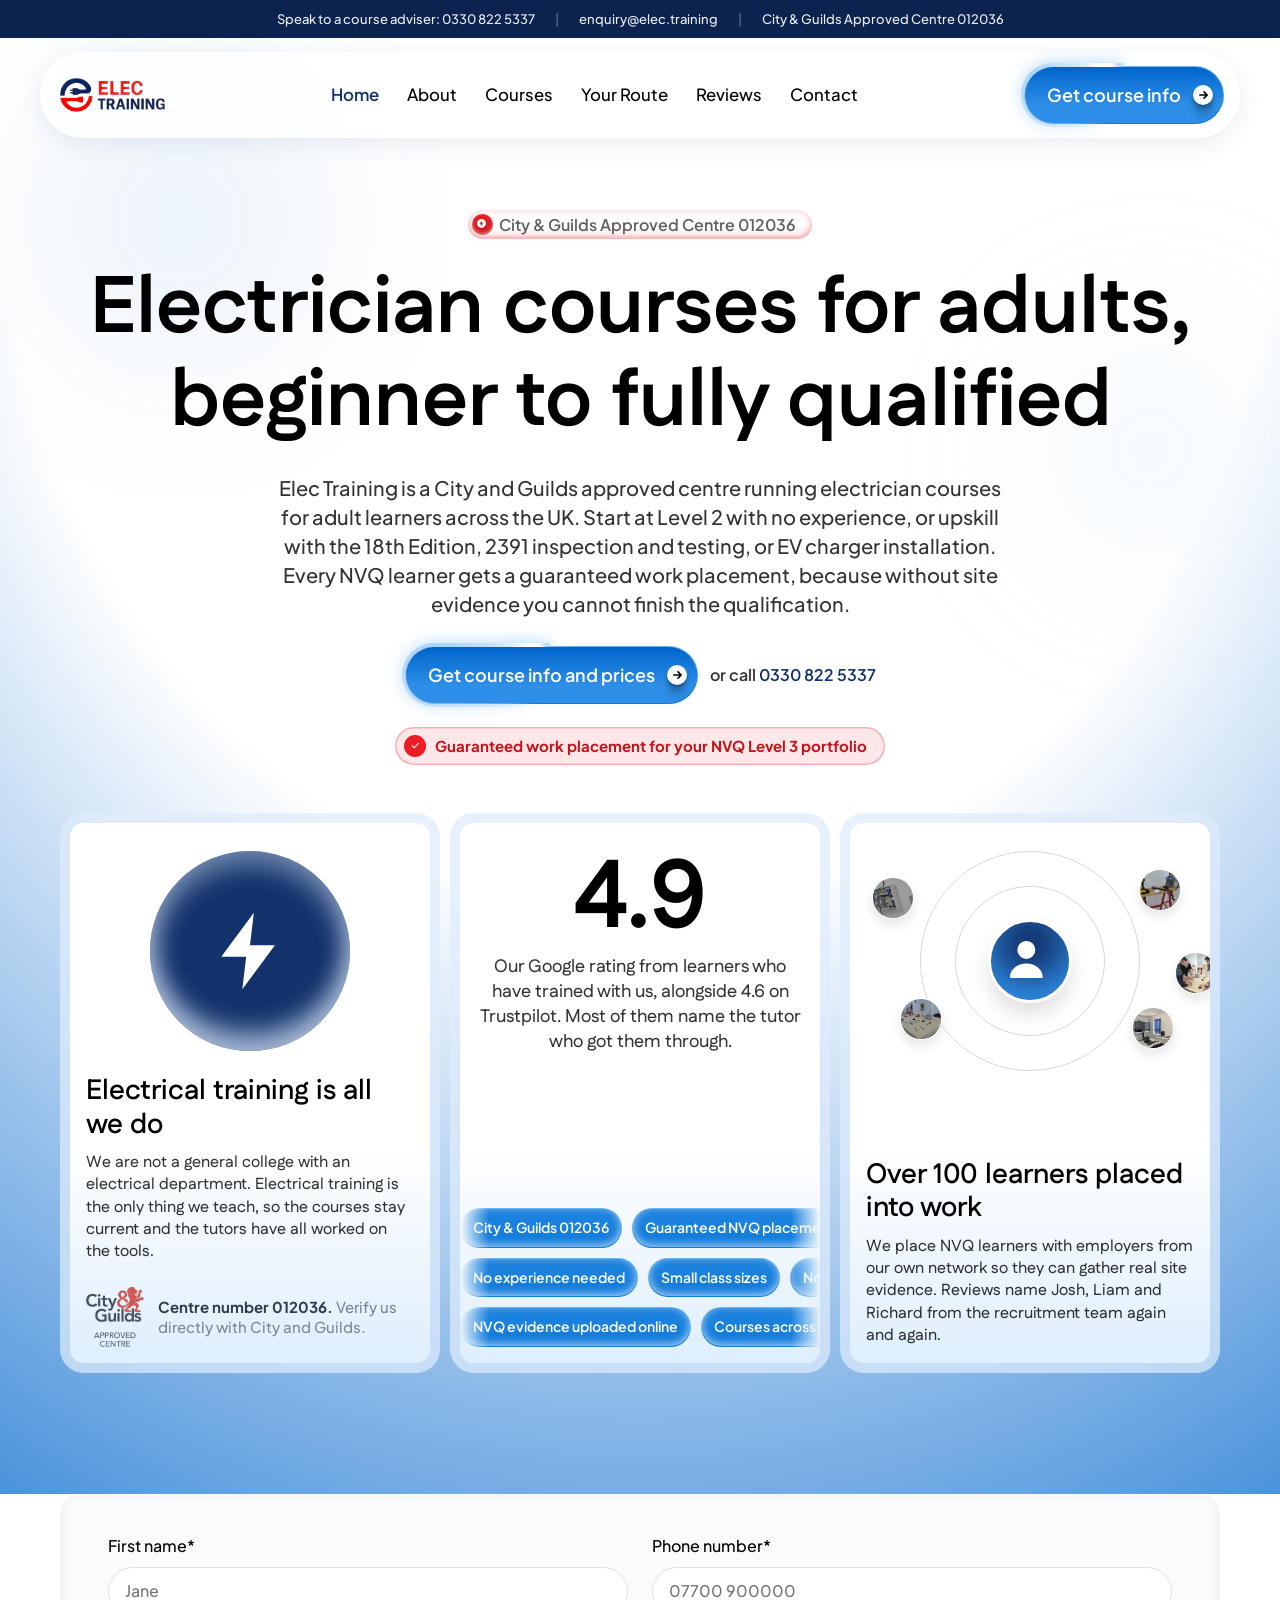
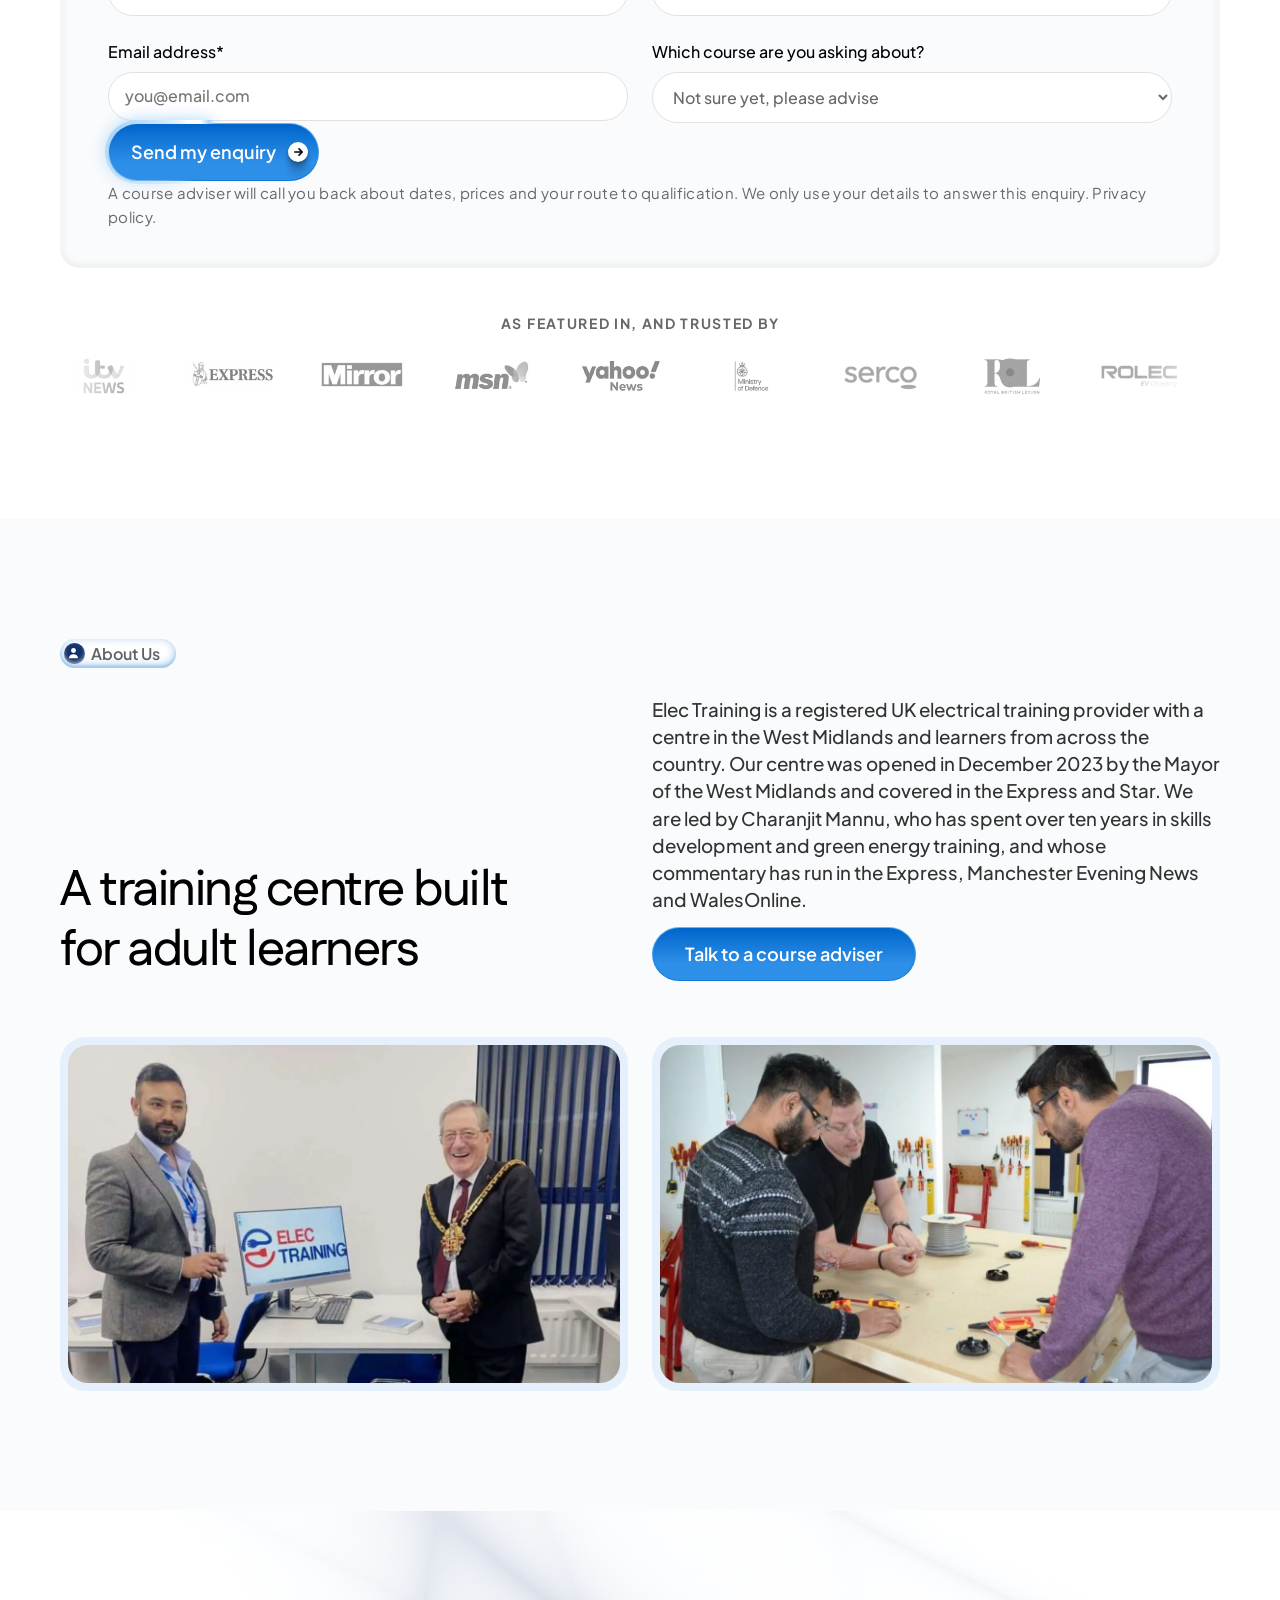
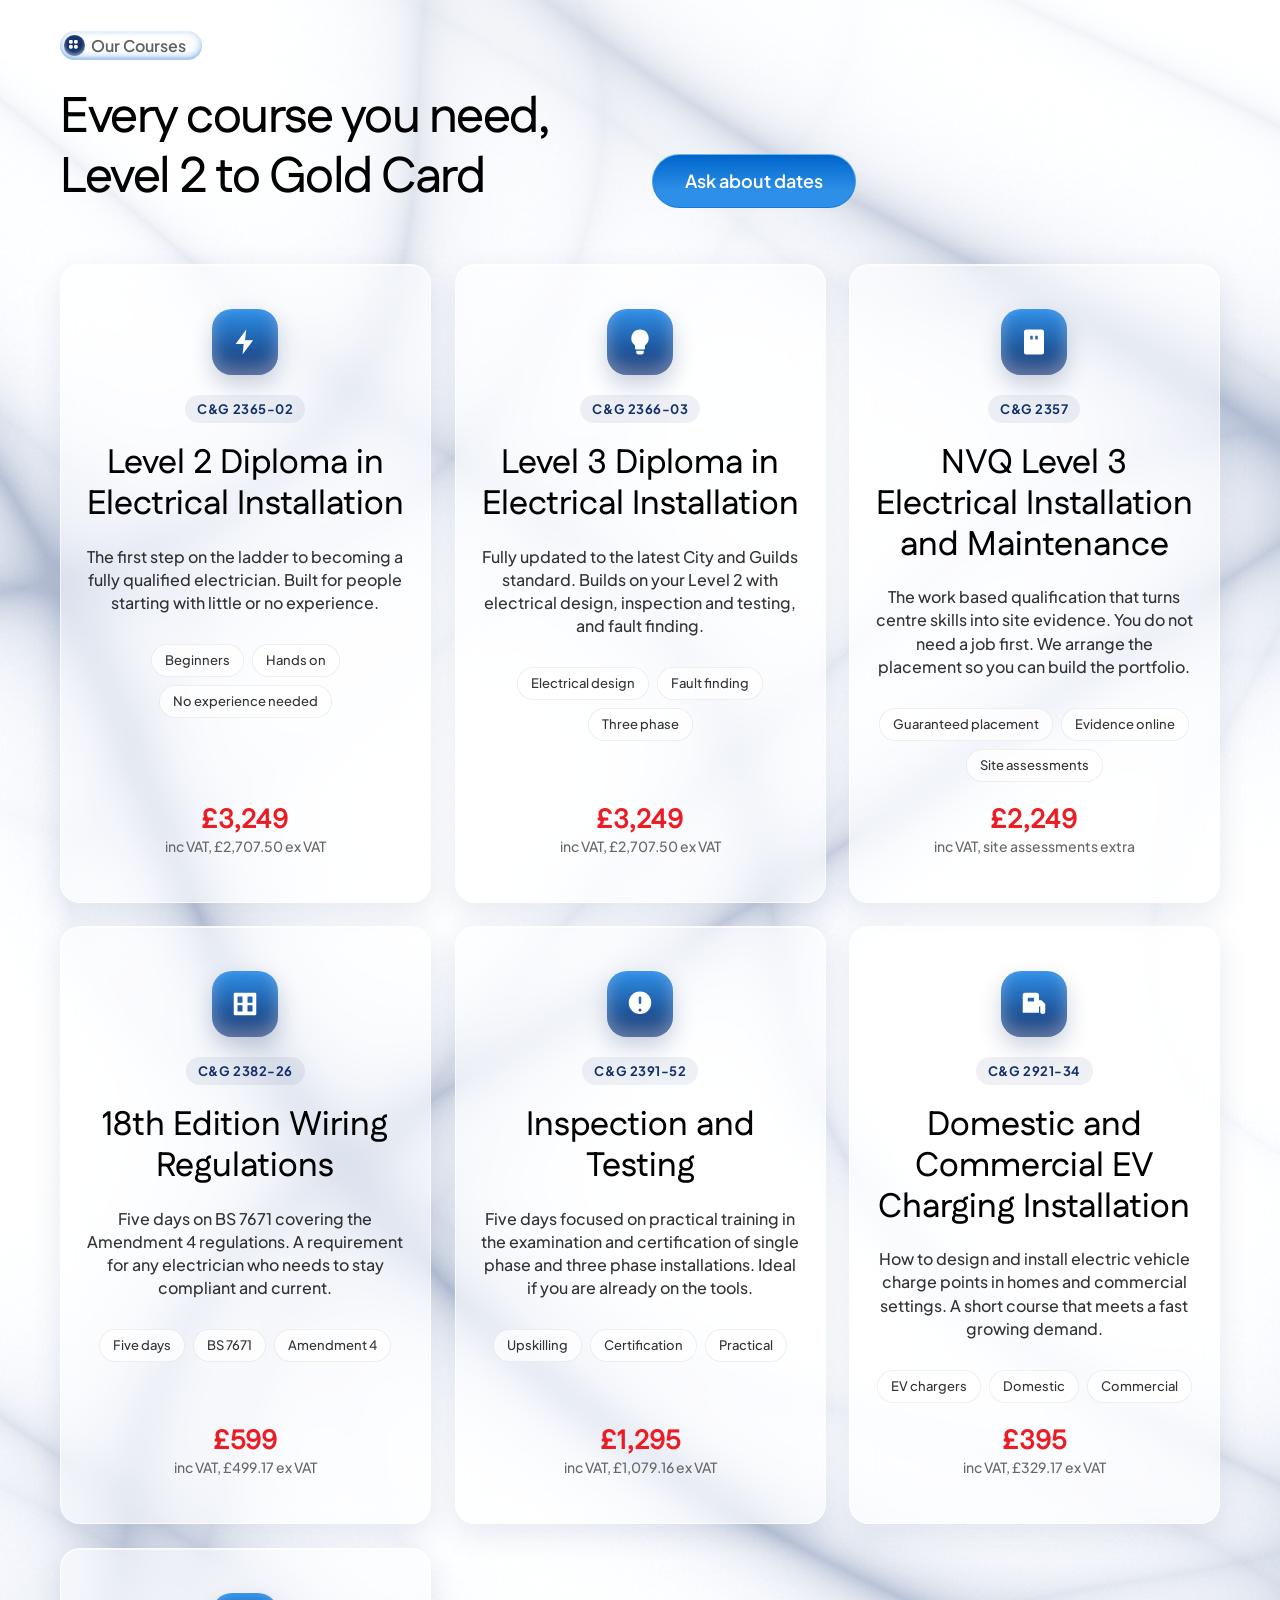
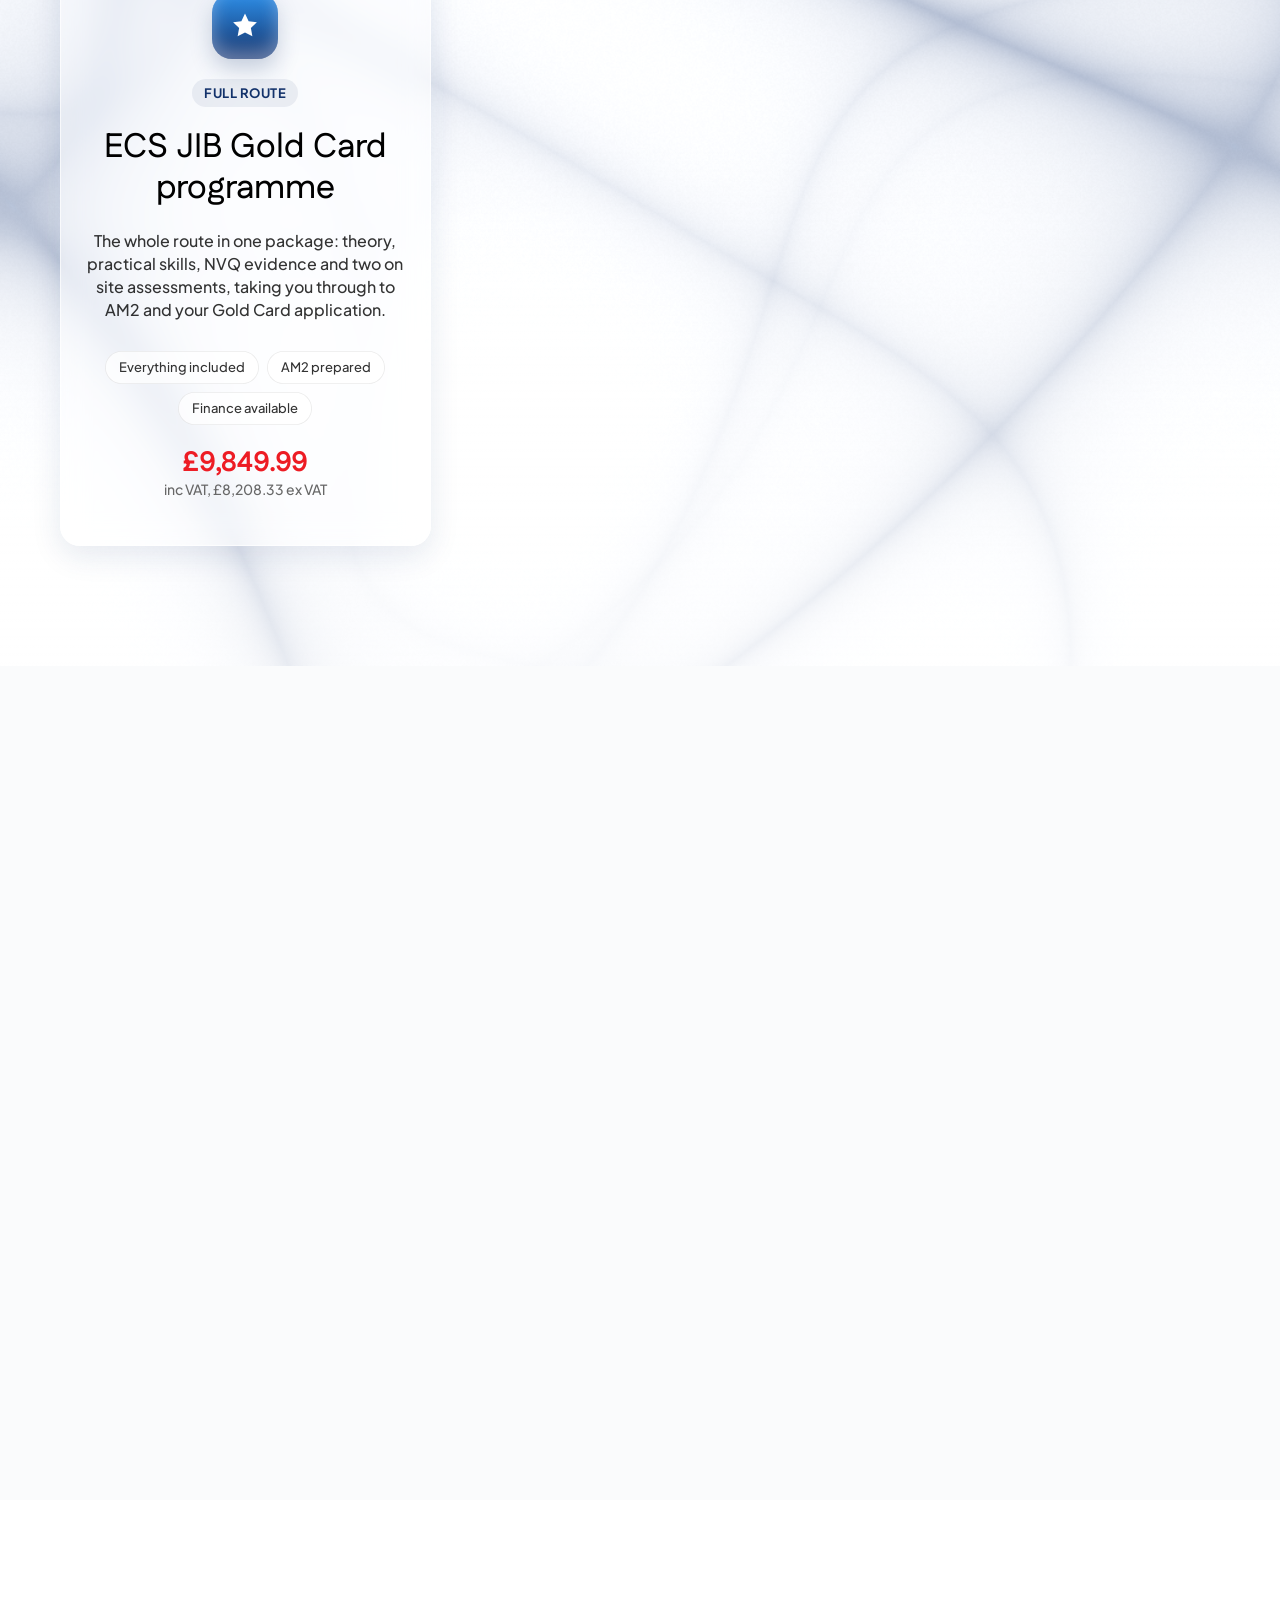
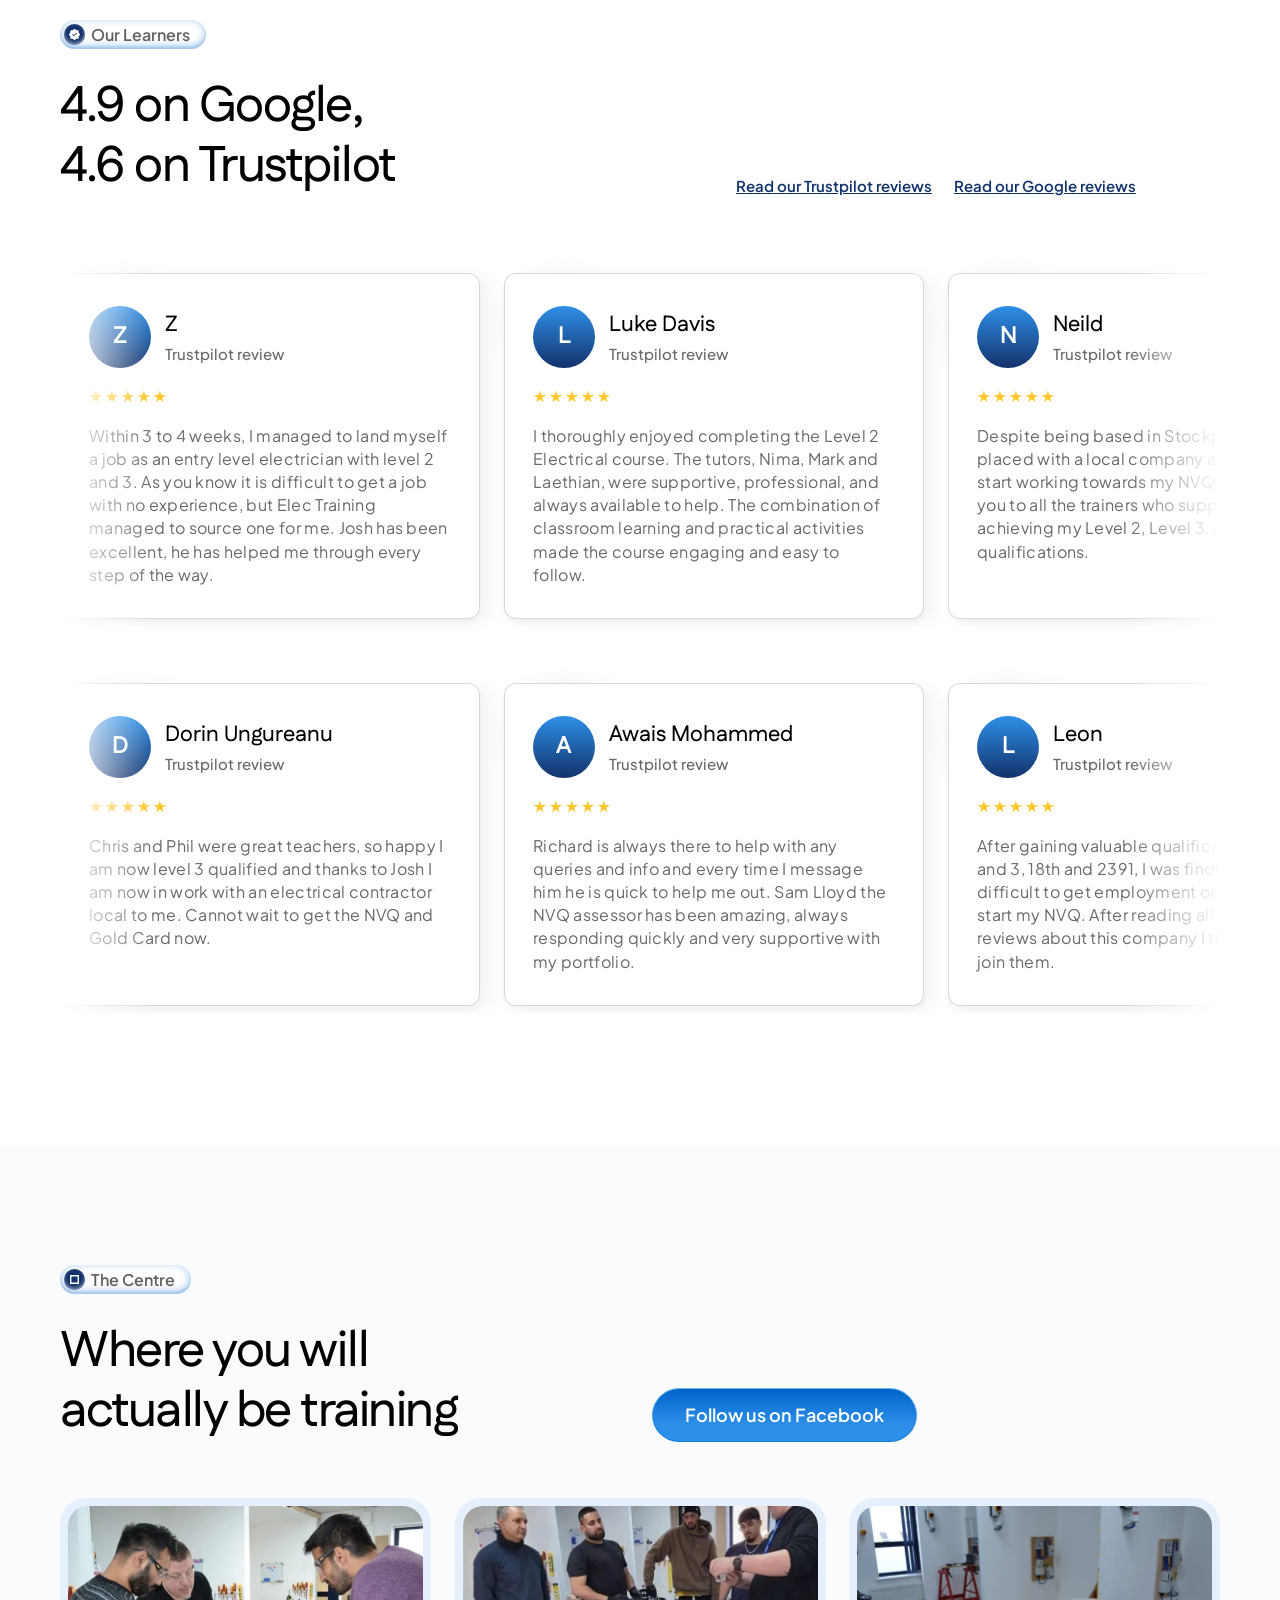
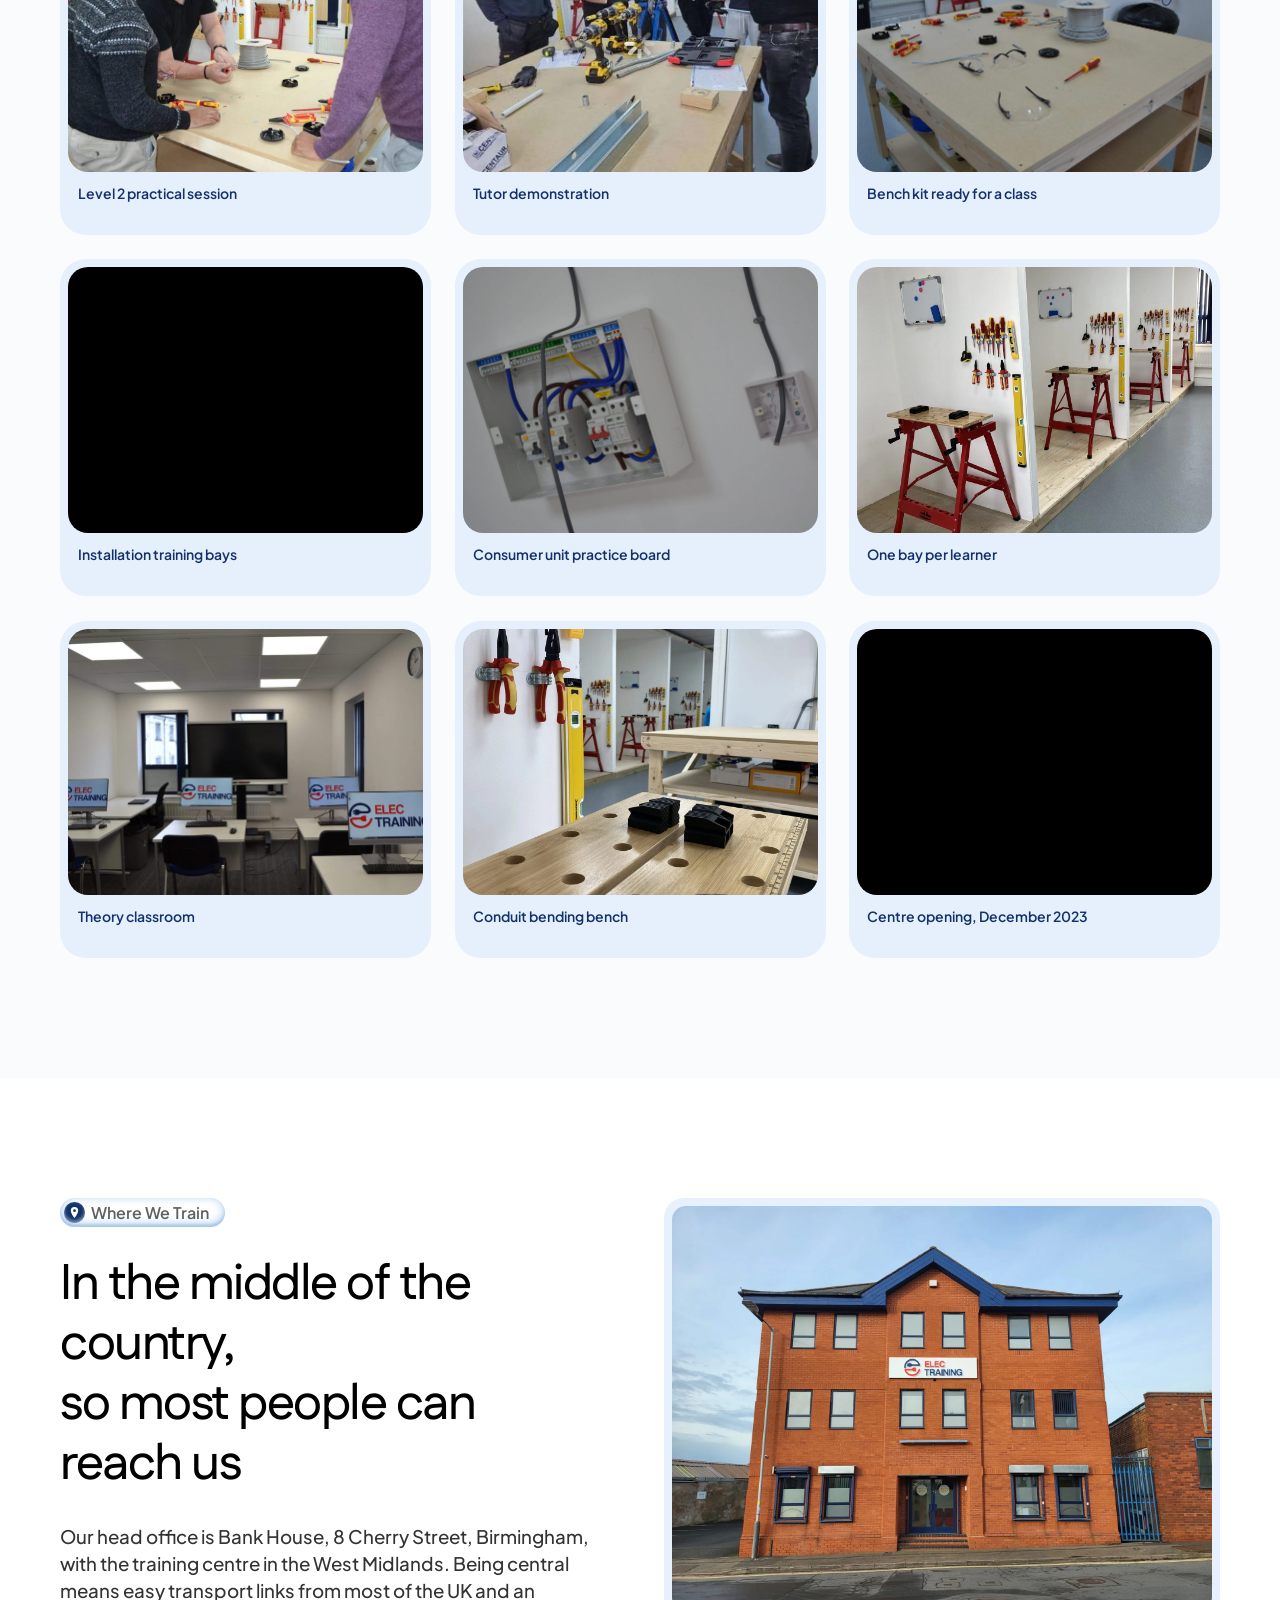
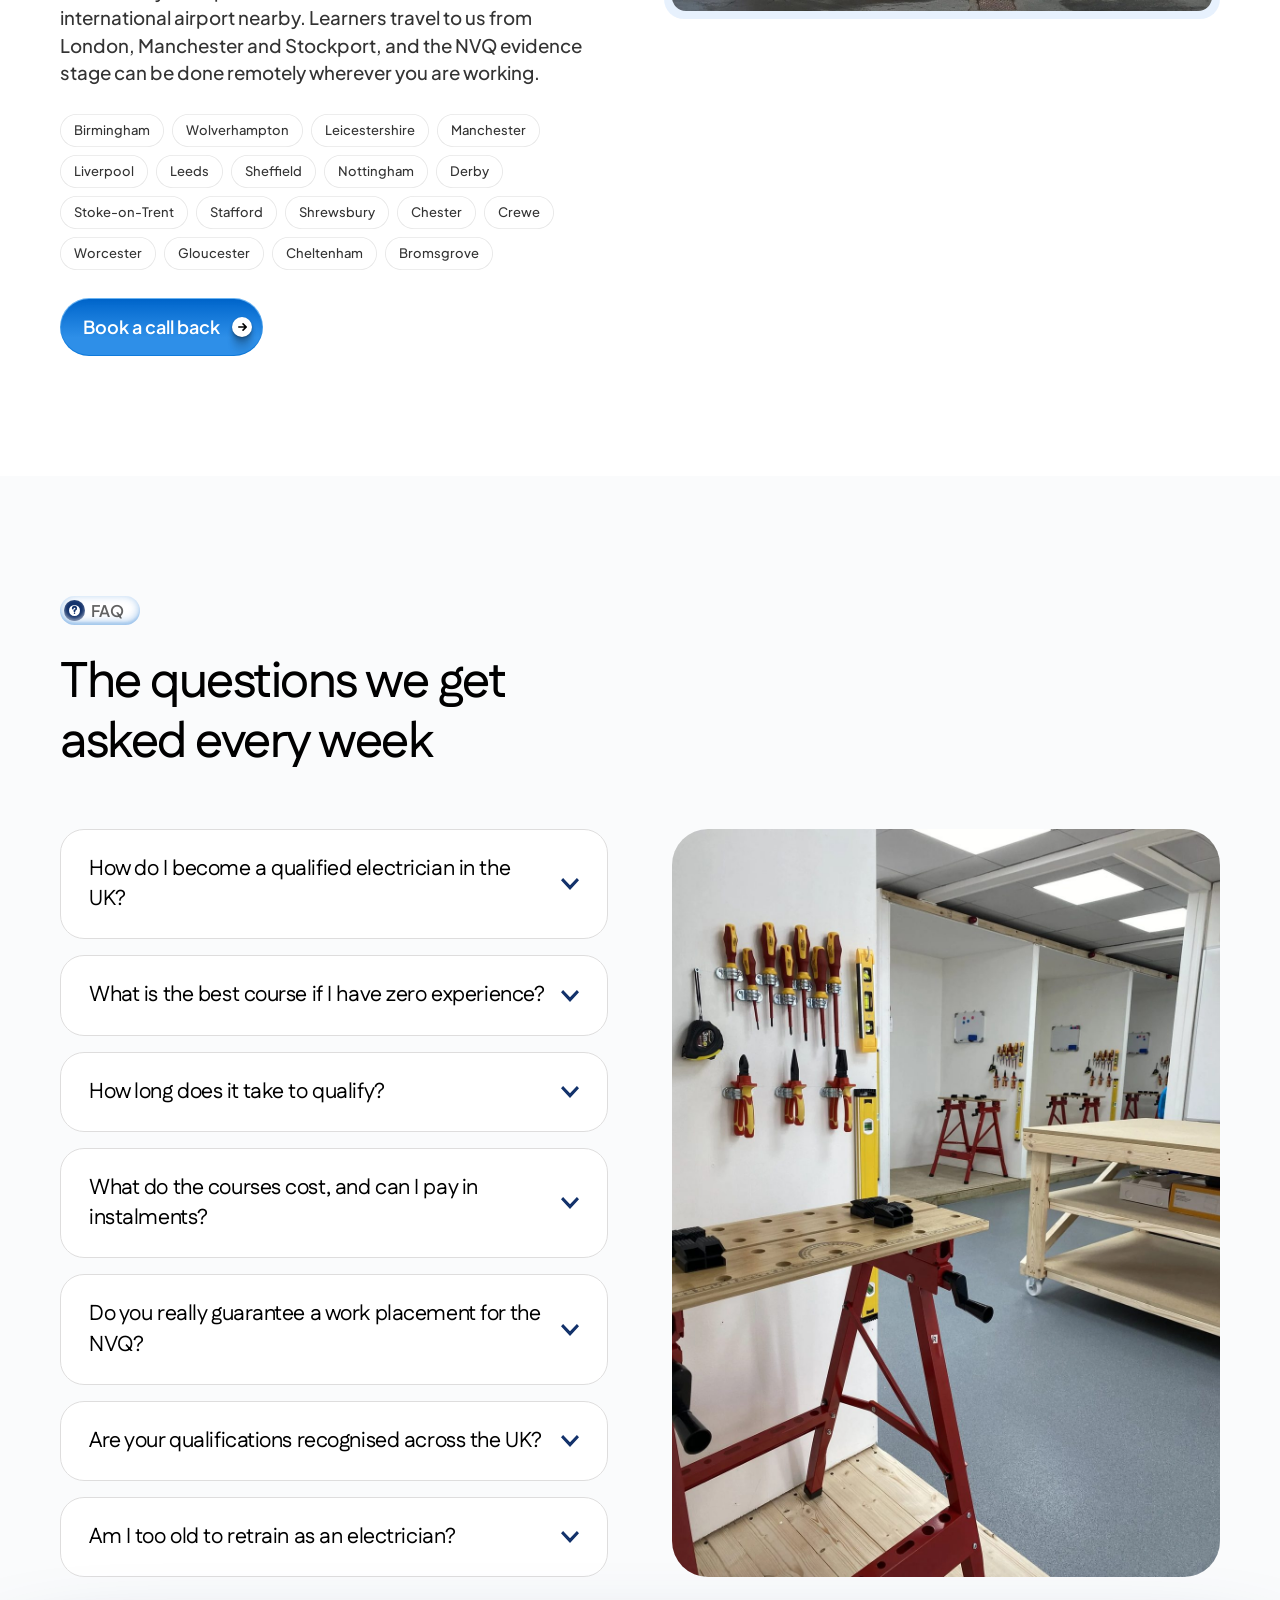
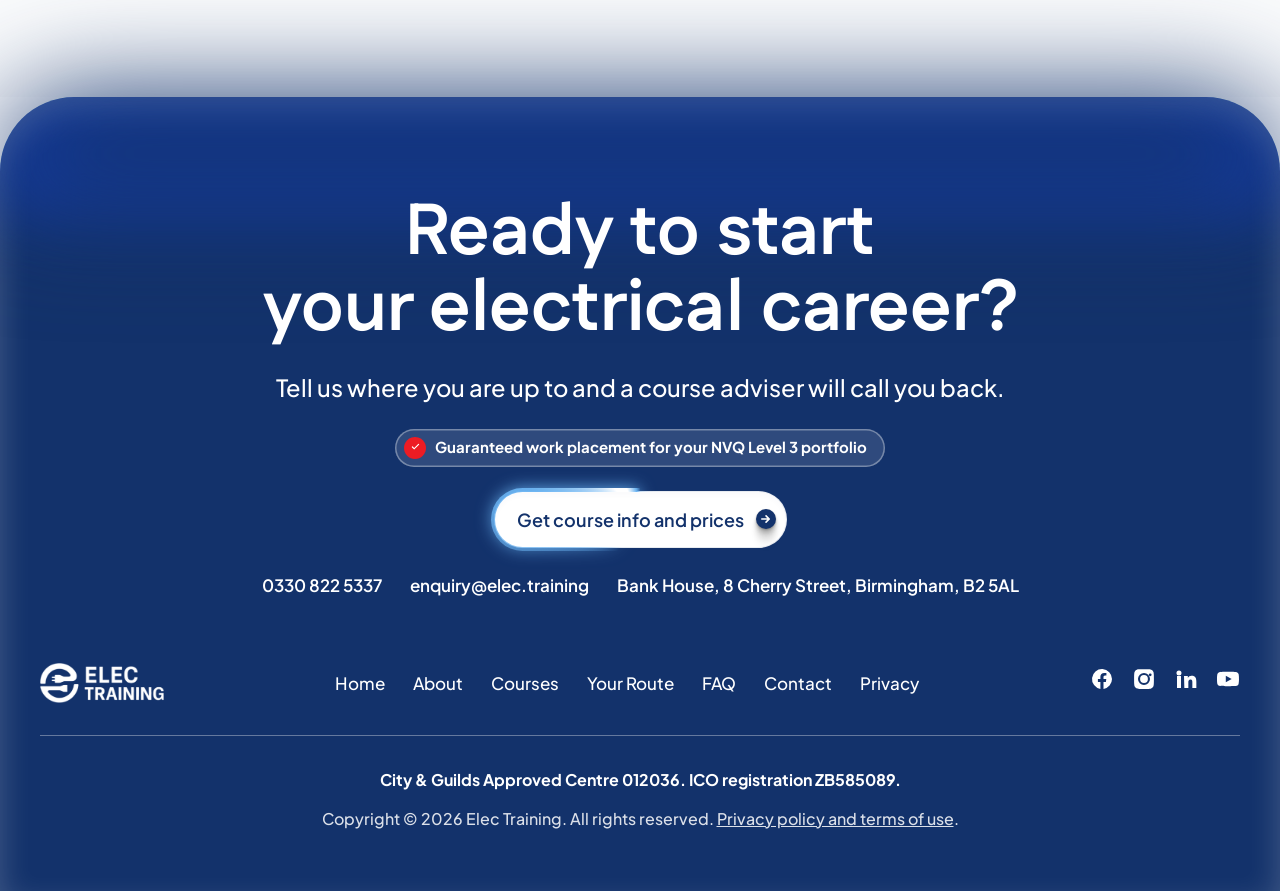
<file: index.html>
<!DOCTYPE html>
<html lang="en">
<head>
<meta charset="utf-8">
<meta name="viewport" content="width=device-width, initial-scale=1.0">
<title>Electrician Courses for Adults | Elec Training</title>
<meta name="description" content="City and Guilds approved electrician courses for adults across the UK. Train from Level 2 to your ECS Gold Card with a guaranteed NVQ work placement.">
<link rel="canonical" href="https://elec.training/">
<link rel="icon" href="images/favicon.png">
<link rel="stylesheet" href="styles.css">
</head>
<body>
<a class="skip-link" href="#main">Skip to content</a>

<!-- Top bar -->
<div class="topbar">
  <div class="topbar__inner">
    <a href="tel:03308225337">Speak to a course adviser: 0330 822 5337</a>
    <span class="topbar__sep">|</span>
    <a href="mailto:enquiry@elec.training">enquiry@elec.training</a>
    <span class="topbar__sep">|</span>
    <span>City &amp; Guilds Approved Centre 012036</span>
  </div>
</div>

<!-- Navigation -->
<div class="nav-wrap">
  <header class="nav">
    <a class="nav__logo" href="index.html">
      <img src="images/logo.png" alt="Elec Training, City and Guilds approved electrical training centre" width="1299" height="420">
    </a>
    <nav class="nav__links" aria-label="Main">
      <a href="index.html" aria-current="page">Home</a>
      <a href="#about">About</a>
      <a href="#courses">Courses</a>
      <a href="#pathway">Your Route</a>
      <a href="#reviews">Reviews</a>
      <a href="contact.html">Contact</a>
    </nav>
    <a class="btn btn--chip btn--beam nav__cta" href="contact.html">
      <span class="btn__inner">
        Get course info
        <span class="btn__chip">
          <svg viewBox="0 0 8.5 7.5" aria-hidden="true"><path d="M8.28 4.28 5.28 7.28a.75.75 0 0 1-1.06-1.06l1.72-1.72H.75a.75.75 0 0 1 0-1.5h5.19L4.22 1.28A.75.75 0 0 1 5.28.22l3 3a.75.75 0 0 1 0 1.06Z"/></svg>
        </span>
      </span>
    </a>
    <button class="nav__burger" id="burger" aria-expanded="false" aria-controls="mobile-menu" aria-label="Open menu">
      <span></span><span></span><span></span>
    </button>
  </header>
  <nav class="nav__mobile" id="mobile-menu" aria-label="Mobile">
    <a href="index.html">Home</a>
    <a href="#about">About</a>
    <a href="#courses">Courses</a>
    <a href="#pathway">Your Route</a>
    <a href="#reviews">Reviews</a>
    <a href="#centre">The Centre</a>
    <a href="#areas">Where We Train</a>
    <a href="#faq">FAQ</a>
    <a href="contact.html">Contact</a>
    <a href="tel:03308225337">Call 0330 822 5337</a>
    <a class="btn" href="contact.html"><span class="btn__inner">Get course info</span></a>
  </nav>
</div>

<main id="main">

<!-- ================= HERO ================= -->
<section class="hero">
  <div class="blob blob--a" aria-hidden="true"></div>
  <div class="blob blob--b" aria-hidden="true"></div>

  <div class="hero__inner">
    <div class="hero__head">
      <span class="eyebrow eyebrow--red reveal" data-delay="1">
        <span class="eyebrow__chip eyebrow__chip--red">
          <svg viewBox="0 0 11 11" aria-hidden="true"><path d="M4.46 0A4.46 4.46 0 1 0 8.91 4.46 4.46 4.46 0 0 0 4.46 0Zm1.67 4.61L4.47 6.5l-.2.22c-.27.31-.49.23-.49-.19V4.77h-.76c-.34 0-.44-.21-.21-.47L4.47 2.42l.2-.23c.27-.3.49-.22.49.19v1.76h.76c.34 0 .43.21.21.47Z"/></svg>
        </span>
        City &amp; Guilds Approved Centre 012036
      </span>

      <h1 class="reveal" data-delay="2">Electrician courses for adults, <br>beginner to fully qualified</h1>

      <p class="hero__sub reveal" data-delay="3">
        Elec Training is a City and Guilds approved centre running electrician courses for adult
        learners across the UK. Start at Level 2 with no experience, or upskill with the 18th Edition,
        2391 inspection and testing, or EV charger installation. Every NVQ learner gets a guaranteed
        work placement, because without site evidence you cannot finish the qualification.
      </p>

      <div class="hero__actions reveal" data-delay="3">
        <a class="btn btn--chip btn--beam" href="contact.html">
          <span class="btn__inner">
            Get course info and prices
            <span class="btn__chip">
              <svg viewBox="0 0 8.5 7.5" aria-hidden="true"><path d="M8.28 4.28 5.28 7.28a.75.75 0 0 1-1.06-1.06l1.72-1.72H.75a.75.75 0 0 1 0-1.5h5.19L4.22 1.28A.75.75 0 0 1 5.28.22l3 3a.75.75 0 0 1 0 1.06Z"/></svg>
            </span>
          </span>
        </a>
        <p class="hero__phone">or call <a href="tel:03308225337">0330 822 5337</a></p>
      </div>

      <span class="guarantee reveal" data-delay="3">
        <span class="guarantee__chip">
          <svg viewBox="0 0 11 11" aria-hidden="true"><path d="M4.2 7.6 2 5.4a.6.6 0 0 1 .85-.85l1.35 1.35 3.95-3.95a.6.6 0 1 1 .85.85Z"/></svg>
        </span>
        Guaranteed work placement for your NVQ Level 3 portfolio
      </span>
    </div>

    <!-- Hero card row -->
    <div class="hero__cards reveal" data-delay="4">

      <!-- Card 1: identity -->
      <div class="tray">
        <div class="hcard">
          <div class="hcard__wash" aria-hidden="true"></div>
          <div class="disc" aria-hidden="true">
            <div class="disc__inner">
              <svg viewBox="0 0 24 24"><path d="M13 2 4.5 13.5H11L10 22l8.5-11.5H12Z"/></svg>
            </div>
          </div>
          <div class="hcard__body">
            <h3>Electrical training is all we do</h3>
            <p>We are not a general college with an electrical department. Electrical training is the only thing we teach, so the courses stay current and the tutors have all worked on the tools.</p>
          </div>
          <div class="accred">
            <img src="images/cg-approved-centre.jpg" alt="City and Guilds Approved Centre mark" width="338" height="348">
            <p><b>Centre number 012036.</b> Verify us directly with City and Guilds.</p>
          </div>
        </div>
      </div>

      <!-- Card 2: rating stat + marquees -->
      <div class="tray">
        <div class="hcard">
          <div class="hcard__wash" aria-hidden="true"></div>
          <div class="stat">
            <span class="stat__num">4.9</span>
            <p class="stat__label">Our Google rating from learners who have trained with us, alongside 4.6 on Trustpilot. Most of them name the tutor who got them through.</p>
          </div>
          <div>
            <div class="marquee" aria-hidden="true">
              <ul>
                <li><span class="pill"><span class="pill__inner">City &amp; Guilds 012036</span></span></li>
                <li><span class="pill"><span class="pill__inner">Guaranteed NVQ placement</span></span></li>
                <li><span class="pill"><span class="pill__inner">Finance options</span></span></li>
                <li><span class="pill"><span class="pill__inner">City &amp; Guilds 012036</span></span></li>
                <li><span class="pill"><span class="pill__inner">Guaranteed NVQ placement</span></span></li>
                <li><span class="pill"><span class="pill__inner">Finance options</span></span></li>
              </ul>
            </div>
            <div class="marquee marquee--r" aria-hidden="true">
              <ul>
                <li><span class="pill"><span class="pill__inner">No experience needed</span></span></li>
                <li><span class="pill"><span class="pill__inner">Small class sizes</span></span></li>
                <li><span class="pill"><span class="pill__inner">No experience needed</span></span></li>
                <li><span class="pill"><span class="pill__inner">Small class sizes</span></span></li>
              </ul>
            </div>
            <div class="marquee marquee--slow" aria-hidden="true">
              <ul>
                <li><span class="pill"><span class="pill__inner">NVQ evidence uploaded online</span></span></li>
                <li><span class="pill"><span class="pill__inner">Courses across the UK</span></span></li>
                <li><span class="pill"><span class="pill__inner">NVQ evidence uploaded online</span></span></li>
                <li><span class="pill"><span class="pill__inner">Courses across the UK</span></span></li>
              </ul>
            </div>
          </div>
        </div>
      </div>

      <!-- Card 3: dial -->
      <div class="tray">
        <div class="hcard">
          <div class="hcard__wash" aria-hidden="true"></div>
          <div class="dial" aria-hidden="true">
            <div class="ring ring--1">
              <div class="ring ring--2">
                <div class="ring ring--3">
                  <svg viewBox="0 0 11 11"><path d="M4.5 4.95A2.48 2.48 0 1 0 2.02 2.47 2.48 2.48 0 0 0 4.5 4.95Zm0 1.24C2.02 6.19 0 7.85 0 9.9c0 .14.11.25.25.25h8.5A.25.25 0 0 0 9 9.9c0-2.05-2.02-3.71-4.5-3.71Z"/></svg>
                </div>
              </div>
            </div>
            <span class="node node--1"><img src="images/consumer-unit.jpg" alt="" width="1600" height="1067" loading="lazy" decoding="async"></span>
            <span class="node node--2"><img src="images/drill-bench.jpg" alt="" width="1600" height="1067" loading="lazy" decoding="async"></span>
            <span class="node node--3"><img src="images/workbench-tools.jpg" alt="" width="1600" height="1067" loading="lazy" decoding="async"></span>
            <span class="node node--4"><img src="images/computer-room.jpg" alt="" width="1200" height="1600" loading="lazy" decoding="async"></span>
            <span class="node node--5"><img src="images/learners-bench.jpg" alt="" width="1138" height="758" loading="lazy" decoding="async"></span>
          </div>
          <div class="hcard__body">
            <h3>Over 100 learners placed into work</h3>
            <p>We place NVQ learners with employers from our own network so they can gather real site evidence. Reviews name Josh, Liam and Richard from the recruitment team again and again.</p>
          </div>
        </div>
      </div>

    </div>
  </div>
</section>

<!-- ================= QUICK ENQUIRY ================= -->
<section class="section section--white" id="enquire" style="padding-top:0;">
  <div class="container">
    <div class="quote reveal">
      <form id="quickForm" novalidate>
        <div class="quote__grid">
          <label class="field">
            <span>First name*</span>
            <input type="text" name="firstName" placeholder="Jane" required>
          </label>
          <label class="field">
            <span>Phone number*</span>
            <input type="tel" name="phone" placeholder="07700 900000" required>
          </label>
          <label class="field">
            <span>Email address*</span>
            <input type="email" name="email" placeholder="you@email.com" required>
          </label>
          <label class="field">
            <span>Which course are you asking about?</span>
            <select name="course">
              <option value="">Not sure yet, please advise</option>
              <option>Level 2 Diploma, C&amp;G 2365-02</option>
              <option>Level 3 Diploma, C&amp;G 2366-03</option>
              <option>NVQ Level 3, C&amp;G 2357</option>
              <option>18th Edition, C&amp;G 2382-26</option>
              <option>Inspection &amp; Testing, C&amp;G 2391-52</option>
              <option>EV Charging, C&amp;G 2921-34</option>
              <option>Full ECS JIB Gold Card route</option>
            </select>
          </label>
        </div>
        <input class="hp" type="text" name="website" tabindex="-1" autocomplete="off" aria-hidden="true">
        <div>
          <button class="btn btn--chip btn--beam" id="quickSubmit" type="submit">
            <span class="btn__inner">
              Send my enquiry
              <span class="btn__chip">
                <svg viewBox="0 0 8.5 7.5" aria-hidden="true"><path d="M8.28 4.28 5.28 7.28a.75.75 0 0 1-1.06-1.06l1.72-1.72H.75a.75.75 0 0 1 0-1.5h5.19L4.22 1.28A.75.75 0 0 1 5.28.22l3 3a.75.75 0 0 1 0 1.06Z"/></svg>
              </span>
            </span>
          </button>
          <p class="quote__fine">A course adviser will call you back about dates, prices and your route to qualification. We only use your details to answer this enquiry. <a href="privacy.html">Privacy policy</a>.</p>
        </div>
        <p class="form-error" id="quickError" role="alert"></p>
      </form>
      <div id="quickDone" style="display:none;">
        <h3>Thanks, we have your enquiry</h3>
        <p>A course adviser will be in touch shortly. If you need us sooner, call <a href="tel:03308225337">0330 822 5337</a>.</p>
      </div>
    </div>

    <!-- Press and partners -->
    <div class="press reveal">
      <span class="press__label">As featured in, and trusted by</span>
      <ul>
        <li><img src="images/press/itv-news.webp" alt="ITV News" width="300" height="161" loading="lazy" decoding="async"></li>
        <li><img src="images/press/express.webp" alt="Express" width="300" height="161" loading="lazy" decoding="async"></li>
        <li><img src="images/press/mirror.webp" alt="The Mirror" width="300" height="162" loading="lazy" decoding="async"></li>
        <li><img src="images/press/msn.webp" alt="MSN" width="300" height="161" loading="lazy" decoding="async"></li>
        <li><img src="images/press/yahoo-news.webp" alt="Yahoo News" width="300" height="161" loading="lazy" decoding="async"></li>
        <li><img src="images/press/ministry-of-defence.webp" alt="Ministry of Defence" width="300" height="161" loading="lazy" decoding="async"></li>
        <li><img src="images/press/serco.webp" alt="Serco" width="300" height="161" loading="lazy" decoding="async"></li>
        <li><img src="images/press/royal-british-legion.webp" alt="Royal British Legion" width="300" height="162" loading="lazy" decoding="async"></li>
        <li><img src="images/press/rolec.webp" alt="Rolec EV Charging" width="300" height="162" loading="lazy" decoding="async"></li>
        <li><img src="images/press/itv-news.webp" alt="" width="300" height="161" loading="lazy" decoding="async"></li>
        <li><img src="images/press/express.webp" alt="" width="300" height="161" loading="lazy" decoding="async"></li>
        <li><img src="images/press/mirror.webp" alt="" width="300" height="162" loading="lazy" decoding="async"></li>
        <li><img src="images/press/msn.webp" alt="" width="300" height="161" loading="lazy" decoding="async"></li>
        <li><img src="images/press/yahoo-news.webp" alt="" width="300" height="161" loading="lazy" decoding="async"></li>
        <li><img src="images/press/ministry-of-defence.webp" alt="" width="300" height="161" loading="lazy" decoding="async"></li>
        <li><img src="images/press/serco.webp" alt="" width="300" height="161" loading="lazy" decoding="async"></li>
        <li><img src="images/press/royal-british-legion.webp" alt="" width="300" height="162" loading="lazy" decoding="async"></li>
        <li><img src="images/press/rolec.webp" alt="" width="300" height="162" loading="lazy" decoding="async"></li>
      </ul>
    </div>
  </div>
</section>

<!-- ================= ABOUT ================= -->
<section class="section section--grey" id="about">
  <div class="container">
    <div class="sec-head reveal">
      <span class="eyebrow">
        <span class="eyebrow__chip">
          <svg viewBox="0 0 11 11" aria-hidden="true"><path d="M4.5 4.95A2.48 2.48 0 1 0 2.02 2.47 2.48 2.48 0 0 0 4.5 4.95Zm0 1.24C2.02 6.19 0 7.85 0 9.9c0 .14.11.25.25.25h8.5A.25.25 0 0 0 9 9.9c0-2.05-2.02-3.71-4.5-3.71Z"/></svg>
        </span>
        About Us
      </span>
      <div class="sec-head__row">
        <div class="sec-head__col">
          <h3>A training centre built <br>for adult learners</h3>
        </div>
        <div class="sec-head__aside sec-head__col">
          <p class="lead">
            Elec Training is a registered UK electrical training provider with a centre in the West
            Midlands and learners from across the country. Our centre was opened in December 2023 by
            the Mayor of the West Midlands and covered in the Express and Star. We are led by
            Charanjit Mannu, who has spent over ten years in skills development and green energy
            training, and whose commentary has run in the Express, Manchester Evening News and
            WalesOnline.
          </p>
          <a class="btn" href="contact.html"><span class="btn__inner">Talk to a course adviser</span></a>
        </div>
      </div>
    </div>
    <div class="about-imgs reveal">
      <div class="vtray">
        <img src="images/mayor-opening.jpg" alt="Charanjit Mannu with the Mayor of the West Midlands at the opening of the Elec Training centre" width="1200" height="700" loading="lazy" decoding="async">
      </div>
      <div class="vtray">
        <img src="images/learners-bench.jpg" alt="Three adult learners wiring an accessory at a workbench in the Elec Training workshop" width="1138" height="758" loading="lazy" decoding="async">
      </div>
    </div>
  </div>
</section>

<!-- ================= COURSES ================= -->
<section class="section section--shader" id="courses">
  <!-- "Neuro Noise" WebGL background, drawn by shader.js. Purely decorative:
       the scrim above it keeps the headings and cards readable. -->
  <div class="shader-bg" aria-hidden="true">
    <canvas id="shader-canvas"></canvas>
    <span class="shader-bg__scrim"></span>
  </div>
  <div class="container">
    <div class="sec-head reveal">
      <span class="eyebrow">
        <span class="eyebrow__chip">
          <svg viewBox="0 0 11 11" aria-hidden="true"><path d="M5 1.46v.83c0 .95.5 1.45 1.45 1.45h.83c.95 0 1.46-.5 1.46-1.45v-.83C8.74.5 8.23 0 7.28 0h-.83C5.5 0 5 .5 5 1.46ZM0 1.46v.83c0 .95.5 1.45 1.46 1.45h.83c.95 0 1.45-.5 1.45-1.45v-.83C3.74.5 3.24 0 2.29 0h-.83C.5 0 0 .5 0 1.46Zm0 4.99v.83c0 .95.5 1.45 1.46 1.45h.83c.95 0 1.45-.5 1.45-1.45v-.83c0-.95-.5-1.46-1.45-1.46h-.83C.5 4.99 0 5.5 0 6.45Zm5 0v.83c0 .95.5 1.45 1.45 1.45h.83c.95 0 1.46-.5 1.46-1.46v-.83c0-.95-.5-1.45-1.46-1.45h-.83C5.5 4.99 5 5.5 5 6.45Z"/></svg>
        </span>
        Our Courses
      </span>
      <div class="sec-head__row">
        <div class="sec-head__col">
          <h3>Every course you need, <br>Level 2 to Gold Card</h3>
        </div>
        <div class="sec-head__aside sec-head__col">
          <a class="btn" href="contact.html"><span class="btn__inner">Ask about dates</span></a>
        </div>
      </div>
    </div>
    <div class="courses">

      <article class="course reveal">
        <div class="course__icon"><svg viewBox="0 0 24 24" aria-hidden="true"><path d="M13 2 4.5 13.5H11L10 22l8.5-11.5H12Z"/></svg></div>
        <span class="course__code">C&amp;G 2365-02</span>
        <h4>Level 2 Diploma in Electrical Installation</h4>
        <p class="course__desc">The first step on the ladder to becoming a fully qualified electrician. Built for people starting with little or no experience.</p>
        <div class="course__tags">
          <span class="tag">Beginners</span>
          <span class="tag">Hands on</span>
          <span class="tag">No experience needed</span>
        </div>
        <div class="course__price"><b>&pound;3,249</b><span>inc VAT, &pound;2,707.50 ex VAT</span></div>
      </article>

      <article class="course reveal" data-delay="1">
        <div class="course__icon"><svg viewBox="0 0 24 24" aria-hidden="true"><path d="M12 2a7 7 0 0 0-4 12.7V17a1 1 0 0 0 1 1h6a1 1 0 0 0 1-1v-2.3A7 7 0 0 0 12 2ZM9 19h6v1a2 2 0 0 1-2 2h-2a2 2 0 0 1-2-2Z"/></svg></div>
        <span class="course__code">C&amp;G 2366-03</span>
        <h4>Level 3 Diploma in Electrical Installation</h4>
        <p class="course__desc">Fully updated to the latest City and Guilds standard. Builds on your Level 2 with electrical design, inspection and testing, and fault finding.</p>
        <div class="course__tags">
          <span class="tag">Electrical design</span>
          <span class="tag">Fault finding</span>
          <span class="tag">Three phase</span>
        </div>
        <div class="course__price"><b>&pound;3,249</b><span>inc VAT, &pound;2,707.50 ex VAT</span></div>
      </article>

      <article class="course reveal" data-delay="2">
        <div class="course__icon"><svg viewBox="0 0 24 24" aria-hidden="true"><path d="M6 2h12a2 2 0 0 1 2 2v16a2 2 0 0 1-2 2H6a2 2 0 0 1-2-2V4a2 2 0 0 1 2-2Zm3 5v3h2V7Zm4 0v3h2V7Zm-2 7h2v4h-2Z"/></svg></div>
        <span class="course__code">C&amp;G 2357</span>
        <h4>NVQ Level 3 Electrical Installation and Maintenance</h4>
        <p class="course__desc">The work based qualification that turns centre skills into site evidence. You do not need a job first. We arrange the placement so you can build the portfolio.</p>
        <div class="course__tags">
          <span class="tag">Guaranteed placement</span>
          <span class="tag">Evidence online</span>
          <span class="tag">Site assessments</span>
        </div>
        <div class="course__price"><b>&pound;2,249</b><span>inc VAT, site assessments extra</span></div>
      </article>

      <article class="course reveal">
        <div class="course__icon"><svg viewBox="0 0 24 24" aria-hidden="true"><path d="M4 3h16a1 1 0 0 1 1 1v16a1 1 0 0 1-1 1H4a1 1 0 0 1-1-1V4a1 1 0 0 1 1-1Zm2 3v5h4V6Zm8 0v5h4V6ZM6 13v5h4v-5Zm8 0v5h4v-5Z"/></svg></div>
        <span class="course__code">C&amp;G 2382-26</span>
        <h4>18th Edition Wiring Regulations</h4>
        <p class="course__desc">Five days on BS 7671 covering the Amendment 4 regulations. A requirement for any electrician who needs to stay compliant and current.</p>
        <div class="course__tags">
          <span class="tag">Five days</span>
          <span class="tag">BS 7671</span>
          <span class="tag">Amendment 4</span>
        </div>
        <div class="course__price"><b>&pound;599</b><span>inc VAT, &pound;499.17 ex VAT</span></div>
      </article>

      <article class="course reveal" data-delay="1">
        <div class="course__icon"><svg viewBox="0 0 24 24" aria-hidden="true"><path d="M12 2a9 9 0 1 0 9 9 9 9 0 0 0-9-9Zm0 4a1 1 0 0 1 1 1v4a1 1 0 0 1-2 0V7a1 1 0 0 1 1-1Zm0 9.5a1.2 1.2 0 1 1-1.2 1.2A1.2 1.2 0 0 1 12 15.5Z"/></svg></div>
        <span class="course__code">C&amp;G 2391-52</span>
        <h4>Inspection and Testing</h4>
        <p class="course__desc">Five days focused on practical training in the examination and certification of single phase and three phase installations. Ideal if you are already on the tools.</p>
        <div class="course__tags">
          <span class="tag">Upskilling</span>
          <span class="tag">Certification</span>
          <span class="tag">Practical</span>
        </div>
        <div class="course__price"><b>&pound;1,295</b><span>inc VAT, &pound;1,079.16 ex VAT</span></div>
      </article>

      <article class="course reveal" data-delay="2">
        <div class="course__icon"><svg viewBox="0 0 24 24" aria-hidden="true"><path d="M5 3h9a2 2 0 0 1 2 2v14H3V5a2 2 0 0 1 2-2Zm2 4v3h5V7Zm11 2 3 3v6a2 2 0 0 1-4 0v-4h-1V9Z"/></svg></div>
        <span class="course__code">C&amp;G 2921-34</span>
        <h4>Domestic and Commercial EV Charging Installation</h4>
        <p class="course__desc">How to design and install electric vehicle charge points in homes and commercial settings. A short course that meets a fast growing demand.</p>
        <div class="course__tags">
          <span class="tag">EV chargers</span>
          <span class="tag">Domestic</span>
          <span class="tag">Commercial</span>
        </div>
        <div class="course__price"><b>&pound;395</b><span>inc VAT, &pound;329.17 ex VAT</span></div>
      </article>

      <article class="course reveal">
        <div class="course__icon"><svg viewBox="0 0 24 24" aria-hidden="true"><path d="m12 2 2.9 6.1 6.6.9-4.8 4.6 1.2 6.6L12 17.1 6.1 20.2l1.2-6.6L2.5 9l6.6-.9Z"/></svg></div>
        <span class="course__code">Full route</span>
        <h4>ECS JIB Gold Card programme</h4>
        <p class="course__desc">The whole route in one package: theory, practical skills, NVQ evidence and two on site assessments, taking you through to AM2 and your Gold Card application.</p>
        <div class="course__tags">
          <span class="tag">Everything included</span>
          <span class="tag">AM2 prepared</span>
          <span class="tag">Finance available</span>
        </div>
        <div class="course__price"><b>&pound;9,849.99</b><span>inc VAT, &pound;8,208.33 ex VAT</span></div>
      </article>

    </div>
  </div>
</section>

<!-- ================= PATHWAY ================= -->
<section class="section section--grey" id="pathway">
  <div class="container">
    <div class="sec-head reveal">
      <span class="eyebrow">
        <span class="eyebrow__chip">
          <svg viewBox="0 0 11 11" aria-hidden="true"><path d="M1.54 3.09A1.54 1.54 0 1 0 0 1.54a1.54 1.54 0 0 0 1.54 1.55Z" fill="none" stroke="#fff" stroke-width=".75"/><path d="M7.49 6.62h1.32a.88.88 0 0 1 .88.88v1.32a.88.88 0 0 1-.88.88H7.49a.88.88 0 0 1-.89-.88V7.5a.88.88 0 0 1 .89-.88Z" fill="none" stroke="#fff" stroke-width=".75"/><path d="M5.29 2.21h1.19c.81 0 1.19 1 .58 1.55L3.53 6.84c-.61.53-.23 1.54.58 1.54h1.18" fill="none" stroke="#fff" stroke-width=".75" stroke-linecap="round"/></svg>
        </span>
        Your Route
      </span>
      <div class="sec-head__row">
        <div class="sec-head__col">
          <h3>Five stages to your <br>ECS Gold Card</h3>
        </div>
        <div class="sec-head__aside sec-head__col">
          <p class="lead">Most people take one to three years end to end, depending on your schedule and how quickly you gather your NVQ evidence.</p>
          <a class="btn" href="contact.html"><span class="btn__inner">Start at stage one</span></a>
        </div>
      </div>
    </div>

    <div class="pathway">
      <div class="stage reveal">
        <span class="stage__num">1</span>
        <div class="stage__body">
          <h4>Level 2 Diploma</h4>
          <p>Your starting point. Circuits, tools, safe working and the regulations, taught in the workshop rather than from a book. Most people also sit the 18th Edition around here.</p>
          <span class="stage__meta">C&amp;G 2365-02</span>
        </div>
      </div>
      <div class="stage reveal" data-delay="1">
        <span class="stage__num">2</span>
        <div class="stage__body">
          <h4>Level 3 Diploma</h4>
          <p>Electrical design, advanced science, environmental systems, inspection and testing, and fault finding. This is where you stop being a beginner.</p>
          <span class="stage__meta">C&amp;G 2366-03</span>
        </div>
      </div>
      <div class="stage reveal" data-delay="2">
        <span class="stage__num">3</span>
        <div class="stage__body">
          <h4>NVQ Level 3 on site</h4>
          <p>Real work, recorded as evidence. We place you with an employer, you upload evidence through our online system, and an assessor visits you two or three times.</p>
          <span class="stage__meta">C&amp;G 2357</span>
        </div>
      </div>
      <div class="stage reveal" data-delay="3">
        <span class="stage__num">4</span>
        <div class="stage__body">
          <h4>AM2 assessment</h4>
          <p>Two and a half days at an independent centre, testing that you can actually do the job under exam conditions. We prepare you for it before you go.</p>
          <span class="stage__meta">Independent centre</span>
        </div>
      </div>
      <div class="stage stage--final reveal" data-delay="4">
        <span class="stage__num">5</span>
        <div class="stage__body">
          <h4>Claim your Gold Card</h4>
          <p>We claim your NVQ once your AM2 certificate is in. You then apply to the JIB for the ECS Gold Card and you can work domestic, commercial and industrial.</p>
          <span class="stage__meta">ECS JIB Gold Card</span>
        </div>
      </div>
    </div>
  </div>
</section>

<!-- ================= REVIEWS ================= -->
<section class="section section--white" id="reviews">
  <div class="container">
    <div class="sec-head reveal">
      <span class="eyebrow">
        <span class="eyebrow__chip">
          <svg viewBox="0 0 11 11" aria-hidden="true"><path d="M10.76 4.81 10 3.94a1.6 1.6 0 0 1-.26-.69v-.94a1.06 1.06 0 0 0-1.06-1.06h-.93a1.6 1.6 0 0 1-.69-.26L6.19.24a1.13 1.13 0 0 0-1.39 0l-.86.76a1.6 1.6 0 0 1-.69.25h-.95A1.06 1.06 0 0 0 1.24 2.31v.94a1.6 1.6 0 0 1-.26.69L.24 4.81a1.13 1.13 0 0 0 0 1.38l.74.87a1.6 1.6 0 0 1 .26.69v.94a1.06 1.06 0 0 0 1.06 1.06h.95a1.6 1.6 0 0 1 .69.25l.87.75a1.13 1.13 0 0 0 1.39 0l.87-.75a1.6 1.6 0 0 1 .69-.25h.94a1.06 1.06 0 0 0 1.06-1.06v-.94a1.6 1.6 0 0 1 .26-.69l.75-.87a1.13 1.13 0 0 0 0-1.38Zm-2.97-.35L5.13 7.12a.4.4 0 0 1-.58 0L3.22 5.79a.41.41 0 0 1 .58-.58l1.04 1.03 2.36-2.36a.41.41 0 0 1 .59.58Z"/></svg>
        </span>
        Our Learners
      </span>
      <div class="sec-head__row">
        <div class="sec-head__col">
          <h3>4.9 on Google, <br>4.6 on Trustpilot</h3>
        </div>
        <div class="sec-head__aside sec-head__col">
          <div class="ratings">
            <img src="images/ratings-header.webp" alt="Elec Training rated 4.6 on Trustpilot and 4.9 on Google" width="1578" height="225" loading="lazy" decoding="async">
            <p class="ratings__links">
              <a href="https://uk.trustpilot.com/review/elec.training" target="_blank" rel="noopener">Read our Trustpilot reviews</a>
              <a href="https://maps.app.goo.gl/6LYL9WB4kVqwY7oX7" target="_blank" rel="noopener">Read our Google reviews</a>
            </p>
          </div>
        </div>
      </div>
    </div>

    <div class="reviews reveal">
      <ul>
        <li class="review">
          <div class="review__head">
            <span class="review__avatar" aria-hidden="true">Z</span>
            <div><div class="review__name">Z</div><div class="review__meta">Trustpilot review</div></div>
          </div>
          <div class="review__stars" aria-label="5 out of 5 stars">★★★★★</div>
          <p class="review__body">Within 3 to 4 weeks, I managed to land myself a job as an entry level electrician with level 2 and 3. As you know it is difficult to get a job with no experience, but Elec Training managed to source one for me. Josh has been excellent, he has helped me through every step of the way.</p>
        </li>
        <li class="review">
          <div class="review__head">
            <span class="review__avatar" aria-hidden="true">L</span>
            <div><div class="review__name">Luke Davis</div><div class="review__meta">Trustpilot review</div></div>
          </div>
          <div class="review__stars" aria-label="5 out of 5 stars">★★★★★</div>
          <p class="review__body">I thoroughly enjoyed completing the Level 2 Electrical course. The tutors, Nima, Mark and Laethian, were supportive, professional, and always available to help. The combination of classroom learning and practical activities made the course engaging and easy to follow.</p>
        </li>
        <li class="review">
          <div class="review__head">
            <span class="review__avatar" aria-hidden="true">N</span>
            <div><div class="review__name">Neild</div><div class="review__meta">Trustpilot review</div></div>
          </div>
          <div class="review__stars" aria-label="5 out of 5 stars">★★★★★</div>
          <p class="review__body">Despite being based in Stockport, I was placed with a local company and can now start working towards my NVQ. A big thank you to all the trainers who supported me in achieving my Level 2, Level 3, and 18th Edition qualifications.</p>
        </li>
        <li class="review">
          <div class="review__head">
            <span class="review__avatar" aria-hidden="true">I</span>
            <div><div class="review__name">Ismael Agha</div><div class="review__meta">Trustpilot review</div></div>
          </div>
          <div class="review__stars" aria-label="5 out of 5 stars">★★★★★</div>
          <p class="review__body">I enrolled with them for my NVQ because they guarantee job placement, and the whole process was done fully online as I am based in London, with no face to face meetings needed. Richard was brilliant and helped me get enrolled on the course quickly and smoothly.</p>
        </li>
        <li class="review">
          <div class="review__head">
            <span class="review__avatar" aria-hidden="true">O</span>
            <div><div class="review__name">Oliver MacDonald</div><div class="review__meta">Trustpilot review</div></div>
          </div>
          <div class="review__stars" aria-label="5 out of 5 stars">★★★★★</div>
          <p class="review__body">Liam was brilliant in finding me a placement. Found me a placement to walk straight into once I finished, and was in constant conversation with me through the whole process. Could not have been better.</p>
        </li>
        <li class="review">
          <div class="review__head">
            <span class="review__avatar" aria-hidden="true">Z</span>
            <div><div class="review__name">Z</div><div class="review__meta">Trustpilot review</div></div>
          </div>
          <div class="review__stars" aria-label="5 out of 5 stars">★★★★★</div>
          <p class="review__body">Within 3 to 4 weeks, I managed to land myself a job as an entry level electrician with level 2 and 3. As you know it is difficult to get a job with no experience, but Elec Training managed to source one for me. Josh has been excellent, he has helped me through every step of the way.</p>
        </li>
        <li class="review">
          <div class="review__head">
            <span class="review__avatar" aria-hidden="true">L</span>
            <div><div class="review__name">Luke Davis</div><div class="review__meta">Trustpilot review</div></div>
          </div>
          <div class="review__stars" aria-label="5 out of 5 stars">★★★★★</div>
          <p class="review__body">I thoroughly enjoyed completing the Level 2 Electrical course. The tutors, Nima, Mark and Laethian, were supportive, professional, and always available to help. The combination of classroom learning and practical activities made the course engaging and easy to follow.</p>
        </li>
        <li class="review">
          <div class="review__head">
            <span class="review__avatar" aria-hidden="true">N</span>
            <div><div class="review__name">Neild</div><div class="review__meta">Trustpilot review</div></div>
          </div>
          <div class="review__stars" aria-label="5 out of 5 stars">★★★★★</div>
          <p class="review__body">Despite being based in Stockport, I was placed with a local company and can now start working towards my NVQ. A big thank you to all the trainers who supported me in achieving my Level 2, Level 3, and 18th Edition qualifications.</p>
        </li>
        <li class="review">
          <div class="review__head">
            <span class="review__avatar" aria-hidden="true">I</span>
            <div><div class="review__name">Ismael Agha</div><div class="review__meta">Trustpilot review</div></div>
          </div>
          <div class="review__stars" aria-label="5 out of 5 stars">★★★★★</div>
          <p class="review__body">I enrolled with them for my NVQ because they guarantee job placement, and the whole process was done fully online as I am based in London, with no face to face meetings needed. Richard was brilliant and helped me get enrolled on the course quickly and smoothly.</p>
        </li>
        <li class="review">
          <div class="review__head">
            <span class="review__avatar" aria-hidden="true">O</span>
            <div><div class="review__name">Oliver MacDonald</div><div class="review__meta">Trustpilot review</div></div>
          </div>
          <div class="review__stars" aria-label="5 out of 5 stars">★★★★★</div>
          <p class="review__body">Liam was brilliant in finding me a placement. Found me a placement to walk straight into once I finished, and was in constant conversation with me through the whole process. Could not have been better.</p>
        </li>
      </ul>
    </div>

    <div class="reviews reviews--r reveal">
      <ul>
        <li class="review">
          <div class="review__head">
            <span class="review__avatar" aria-hidden="true">D</span>
            <div><div class="review__name">Dorin Ungureanu</div><div class="review__meta">Trustpilot review</div></div>
          </div>
          <div class="review__stars" aria-label="5 out of 5 stars">★★★★★</div>
          <p class="review__body">Chris and Phil were great teachers, so happy I am now level 3 qualified and thanks to Josh I am now in work with an electrical contractor local to me. Cannot wait to get the NVQ and Gold Card now.</p>
        </li>
        <li class="review">
          <div class="review__head">
            <span class="review__avatar" aria-hidden="true">A</span>
            <div><div class="review__name">Awais Mohammed</div><div class="review__meta">Trustpilot review</div></div>
          </div>
          <div class="review__stars" aria-label="5 out of 5 stars">★★★★★</div>
          <p class="review__body">Richard is always there to help with any queries and info and every time I message him he is quick to help me out. Sam Lloyd the NVQ assessor has been amazing, always responding quickly and very supportive with my portfolio.</p>
        </li>
        <li class="review">
          <div class="review__head">
            <span class="review__avatar" aria-hidden="true">L</span>
            <div><div class="review__name">Leon</div><div class="review__meta">Trustpilot review</div></div>
          </div>
          <div class="review__stars" aria-label="5 out of 5 stars">★★★★★</div>
          <p class="review__body">After gaining valuable qualifications, level 2 and 3, 18th and 2391, I was finding it quite difficult to get employment or a placement to start my NVQ. After reading all the excellent reviews about this company I thought I would join them.</p>
        </li>
        <li class="review">
          <div class="review__head">
            <span class="review__avatar" aria-hidden="true">J</span>
            <div><div class="review__name">Joshua</div><div class="review__meta">Trustpilot review</div></div>
          </div>
          <div class="review__stars" aria-label="5 out of 5 stars">★★★★★</div>
          <p class="review__body">Having left the military and looking for a new career, I wanted to build on the skills I gained during my service. I always enjoyed the electrical aspects of my job, which led me to choose the Level 2 2365 course with Elec Training.</p>
        </li>
        <li class="review">
          <div class="review__head">
            <span class="review__avatar" aria-hidden="true">D</span>
            <div><div class="review__name">Dorin Ungureanu</div><div class="review__meta">Trustpilot review</div></div>
          </div>
          <div class="review__stars" aria-label="5 out of 5 stars">★★★★★</div>
          <p class="review__body">Chris and Phil were great teachers, so happy I am now level 3 qualified and thanks to Josh I am now in work with an electrical contractor local to me. Cannot wait to get the NVQ and Gold Card now.</p>
        </li>
        <li class="review">
          <div class="review__head">
            <span class="review__avatar" aria-hidden="true">A</span>
            <div><div class="review__name">Awais Mohammed</div><div class="review__meta">Trustpilot review</div></div>
          </div>
          <div class="review__stars" aria-label="5 out of 5 stars">★★★★★</div>
          <p class="review__body">Richard is always there to help with any queries and info and every time I message him he is quick to help me out. Sam Lloyd the NVQ assessor has been amazing, always responding quickly and very supportive with my portfolio.</p>
        </li>
        <li class="review">
          <div class="review__head">
            <span class="review__avatar" aria-hidden="true">L</span>
            <div><div class="review__name">Leon</div><div class="review__meta">Trustpilot review</div></div>
          </div>
          <div class="review__stars" aria-label="5 out of 5 stars">★★★★★</div>
          <p class="review__body">After gaining valuable qualifications, level 2 and 3, 18th and 2391, I was finding it quite difficult to get employment or a placement to start my NVQ. After reading all the excellent reviews about this company I thought I would join them.</p>
        </li>
        <li class="review">
          <div class="review__head">
            <span class="review__avatar" aria-hidden="true">J</span>
            <div><div class="review__name">Joshua</div><div class="review__meta">Trustpilot review</div></div>
          </div>
          <div class="review__stars" aria-label="5 out of 5 stars">★★★★★</div>
          <p class="review__body">Having left the military and looking for a new career, I wanted to build on the skills I gained during my service. I always enjoyed the electrical aspects of my job, which led me to choose the Level 2 2365 course with Elec Training.</p>
        </li>
      </ul>
    </div>
  </div>
</section>

<!-- ================= THE CENTRE ================= -->
<section class="section section--grey" id="centre">
  <div class="container">
    <div class="sec-head reveal">
      <span class="eyebrow">
        <span class="eyebrow__chip">
          <svg viewBox="0 0 11 11" aria-hidden="true"><path d="M1 1h9v9H1Zm1.4 1.4v6.2h6.2V2.4Z"/></svg>
        </span>
        The Centre
      </span>
      <div class="sec-head__row">
        <div class="sec-head__col">
          <h3>Where you will <br>actually be training</h3>
        </div>
        <div class="sec-head__aside sec-head__col">
          <a class="btn" href="https://www.facebook.com/elec.trainingofficial/" target="_blank" rel="noopener"><span class="btn__inner">Follow us on Facebook</span></a>
        </div>
      </div>
    </div>
    <div class="videos">
      <div class="vtray reveal">
        <img src="images/learners-bench.jpg" alt="Adult learners wiring accessories together at a workbench during a Level 2 session" width="1138" height="758" loading="lazy" decoding="async">
        <p class="vtray__cap">Level 2 practical session</p>
      </div>
      <div class="vtray reveal" data-delay="1">
        <img src="images/tutor-group.jpg" alt="A tutor demonstrating conduit and trunking work to a group of learners" width="739" height="967" loading="lazy" decoding="async">
        <p class="vtray__cap">Tutor demonstration</p>
      </div>
      <div class="vtray reveal" data-delay="2">
        <img src="images/workbench-tools.jpg" alt="Insulated screwdrivers, cable drum and safety glasses laid out on a training bench" width="1600" height="1067" loading="lazy" decoding="async">
        <p class="vtray__cap">Bench kit ready for a class</p>
      </div>
      <div class="vtray reveal">
        <img src="images/tool-wall.jpg" alt="Tool wall and workbench inside one of the electrical installation training bays" width="1200" height="1600" loading="lazy" decoding="async">
        <p class="vtray__cap">Installation training bays</p>
      </div>
      <div class="vtray reveal" data-delay="1">
        <img src="images/consumer-unit.jpg" alt="Consumer unit wired up on a training board with circuit breakers exposed" width="1600" height="1067" loading="lazy" decoding="async">
        <p class="vtray__cap">Consumer unit practice board</p>
      </div>
      <div class="vtray reveal" data-delay="2">
        <img src="images/training-bays.jpg" alt="Row of individual electrical installation bays fitted out with tools and benches" width="1200" height="1600" loading="lazy" decoding="async">
        <p class="vtray__cap">One bay per learner</p>
      </div>
      <div class="vtray reveal">
        <img src="images/classroom-screens.jpg" alt="Theory classroom with desktop screens and a large display at the front" width="1600" height="1067" loading="lazy" decoding="async">
        <p class="vtray__cap">Theory classroom</p>
      </div>
      <div class="vtray reveal" data-delay="1">
        <img src="images/bench-protractor.jpg" alt="Bending machine and marked out bench used for conduit work" width="1200" height="1600" loading="lazy" decoding="async">
        <p class="vtray__cap">Conduit bending bench</p>
      </div>
      <div class="vtray reveal" data-delay="2">
        <img src="images/mayor-group.jpg" alt="The Elec Training team with the Mayor of the West Midlands at the centre opening" width="1200" height="700" loading="lazy" decoding="async">
        <p class="vtray__cap">Centre opening, December 2023</p>
      </div>
    </div>
  </div>
</section>

<!-- ================= AREAS ================= -->
<section class="section section--white" id="areas">
  <div class="container areas">
    <div class="areas__col reveal">
      <span class="eyebrow">
        <span class="eyebrow__chip">
          <svg viewBox="0 0 11 11" aria-hidden="true"><path d="M5.5 0a3.7 3.7 0 0 0-3.7 3.7C1.8 6.5 5.5 11 5.5 11s3.7-4.5 3.7-7.3A3.7 3.7 0 0 0 5.5 0Zm0 5.1a1.4 1.4 0 1 1 1.4-1.4 1.4 1.4 0 0 1-1.4 1.4Z"/></svg>
        </span>
        Where We Train
      </span>
      <h3>In the middle of the country, <br>so most people can reach us</h3>
      <p class="lead">
        Our head office is Bank House, 8 Cherry Street, Birmingham, with the training centre in the
        West Midlands. Being central means easy transport links from most of the UK and an
        international airport nearby. Learners travel to us from London, Manchester and Stockport,
        and the NVQ evidence stage can be done remotely wherever you are working.
      </p>
      <div class="areas__list">
        <span class="tag">Birmingham</span>
        <span class="tag">Wolverhampton</span>
        <span class="tag">Leicestershire</span>
        <span class="tag">Manchester</span>
        <span class="tag">Liverpool</span>
        <span class="tag">Leeds</span>
        <span class="tag">Sheffield</span>
        <span class="tag">Nottingham</span>
        <span class="tag">Derby</span>
        <span class="tag">Stoke-on-Trent</span>
        <span class="tag">Stafford</span>
        <span class="tag">Shrewsbury</span>
        <span class="tag">Chester</span>
        <span class="tag">Crewe</span>
        <span class="tag">Worcester</span>
        <span class="tag">Gloucester</span>
        <span class="tag">Cheltenham</span>
        <span class="tag">Bromsgrove</span>
      </div>
      <a class="btn btn--chip" href="contact.html">
        <span class="btn__inner">
          Book a call back
          <span class="btn__chip">
            <svg viewBox="0 0 8.5 7.5" aria-hidden="true"><path d="M8.28 4.28 5.28 7.28a.75.75 0 0 1-1.06-1.06l1.72-1.72H.75a.75.75 0 0 1 0-1.5h5.19L4.22 1.28A.75.75 0 0 1 5.28.22l3 3a.75.75 0 0 1 0 1.06Z"/></svg>
          </span>
        </span>
      </a>
    </div>
    <div class="areas__map reveal" data-delay="1">
      <img src="images/centre-exterior.jpg" alt="The Elec Training centre, a brick building with the Elec Training sign above the entrance" width="1600" height="1200" loading="lazy" decoding="async">
    </div>
  </div>
</section>

<!-- ================= FAQ ================= -->
<section class="section section--grey" id="faq">
  <div class="container">
    <div class="sec-head reveal">
      <span class="eyebrow">
        <span class="eyebrow__chip">
          <svg viewBox="0 0 11 11" aria-hidden="true"><path d="M5.5 0A5.5 5.5 0 1 0 11 5.5 5.5 5.5 0 0 0 5.5 0Zm0 9a.75.75 0 1 1 .75-.75A.75.75 0 0 1 5.5 9Zm.9-3.2v.45a.9.9 0 0 1-1.8 0v-.9a.9.9 0 0 1 .9-.9.85.85 0 1 0-.85-.85.9.9 0 0 1-1.8 0 2.65 2.65 0 1 1 3.55 2.2Z"/></svg>
        </span>
        FAQ
      </span>
      <h3>The questions we get <br>asked every week</h3>
    </div>
    <div class="faq-layout">
      <div class="faq-list reveal">
        <div class="faq">
          <button class="faq__q" type="button" aria-expanded="false">
            <span>How do I become a qualified electrician in the UK?</span>
            <svg viewBox="0 0 12 8" aria-hidden="true"><path d="M6 0 0 6.5 1.4 8 6 3.1 10.6 8 12 6.5Z"/></svg>
          </button>
          <div class="faq__a"><div><p>Most adult learners begin with the City and Guilds 2365 Level 2 Diploma before progressing to the 2366 Level 3 Diploma. You then complete a work based Level 3 NVQ, gather evidence from real electrical work and pass the AM2 assessment. You will also need a current understanding of the BS 7671 Wiring Regulations. Once that is done you may be eligible to apply for an ECS Installation Electrician Gold Card.</p></div></div>
        </div>
        <div class="faq">
          <button class="faq__q" type="button" aria-expanded="false">
            <span>What is the best course if I have zero experience?</span>
            <svg viewBox="0 0 12 8" aria-hidden="true"><path d="M6 0 0 6.5 1.4 8 6 3.1 10.6 8 12 6.5Z"/></svg>
          </button>
          <div class="faq__a"><div><p>The City and Guilds 2365 Level 2 Diploma. It is designed for people who know nothing about the trade, covering circuits, tools and regulations from the beginning. Hands on workshops simulate real installations so you build confidence, and the scheduling suits adults balancing work or family. It leads straight into Level 3.</p></div></div>
        </div>
        <div class="faq">
          <button class="faq__q" type="button" aria-expanded="false">
            <span>How long does it take to qualify?</span>
            <svg viewBox="0 0 12 8" aria-hidden="true"><path d="M6 0 0 6.5 1.4 8 6 3.1 10.6 8 12 6.5Z"/></svg>
          </button>
          <div class="faq__a"><div><p>The full journey usually takes one to three years, depending on your course schedule, your access to suitable electrical work and how quickly you complete your NVQ workplace evidence. The NVQ stage alone commonly takes six to eighteen months, though timescales vary from person to person.</p></div></div>
        </div>
        <div class="faq">
          <button class="faq__q" type="button" aria-expanded="false">
            <span>What do the courses cost, and can I pay in instalments?</span>
            <svg viewBox="0 0 12 8" aria-hidden="true"><path d="M6 0 0 6.5 1.4 8 6 3.1 10.6 8 12 6.5Z"/></svg>
          </button>
          <div class="faq__a"><div><p>Level 2 and Level 3 are £3,249 each including VAT, the NVQ 2357 is £2,249 including VAT with site assessments charged separately, and the 18th Edition is £599 including VAT. Payment plans may be available to spread the cost, subject to eligibility and the applicable terms. Call a course adviser for current package prices.</p></div></div>
        </div>
        <div class="faq">
          <button class="faq__q" type="button" aria-expanded="false">
            <span>Do you really guarantee a work placement for the NVQ?</span>
            <svg viewBox="0 0 12 8" aria-hidden="true"><path d="M6 0 0 6.5 1.4 8 6 3.1 10.6 8 12 6.5Z"/></svg>
          </button>
          <div class="faq__a"><div><p>Yes. You cannot finish the NVQ without real site evidence, so we guarantee a work placement for every NVQ learner. We have placed over 100 people with employers through our network. Your assessor supports you on documenting the evidence, and it is uploaded through our online system rather than waiting on site visits.</p></div></div>
        </div>
        <div class="faq">
          <button class="faq__q" type="button" aria-expanded="false">
            <span>Are your qualifications recognised across the UK?</span>
            <svg viewBox="0 0 12 8" aria-hidden="true"><path d="M6 0 0 6.5 1.4 8 6 3.1 10.6 8 12 6.5Z"/></svg>
          </button>
          <div class="faq__a"><div><p>Yes. The City and Guilds Diplomas and the NVQ 2357 are nationally accredited across England, Scotland, Wales and Northern Ireland, and recognised by employers and the JIB. They align with BS 7671 and the Electrotechnical Certification Scheme, and they lead to the ECS cards you need for site access.</p></div></div>
        </div>
        <div class="faq">
          <button class="faq__q" type="button" aria-expanded="false">
            <span>Am I too old to retrain as an electrician?</span>
            <svg viewBox="0 0 12 8" aria-hidden="true"><path d="M6 0 0 6.5 1.4 8 6 3.1 10.6 8 12 6.5Z"/></svg>
          </button>
          <div class="faq__a"><div><p>No. Our courses are built for career changers and there is no age limit. The modular structure allows part time or intensive study to fit around your life, prior experience in related trades can speed you up, and mentoring covers the gaps. Plenty of our learners are over 30 and come from construction, the military or unrelated work entirely.</p></div></div>
        </div>
      </div>
      <div class="faq-img reveal" data-delay="1">
        <img src="images/bays-bench.jpg" alt="An electrical installation training bay with a workbench, hand tools and cable ready for a learner" width="1200" height="1600" loading="lazy" decoding="async">
      </div>
    </div>
  </div>
</section>

</main>

<footer class="footer">
  <div class="footer__glow footer__glow--a" aria-hidden="true"></div>
  <div class="footer__glow footer__glow--b" aria-hidden="true"></div>
  <div class="footer__inner">
    <div class="footer__cta">
      <h2>Ready to start <br>your electrical career?</h2>
      <p>Tell us where you are up to and a course adviser will call you back.</p>
      <span class="guarantee">
        <span class="guarantee__chip">
          <svg viewBox="0 0 11 11" aria-hidden="true"><path d="M4.2 7.6 2 5.4a.6.6 0 0 1 .85-.85l1.35 1.35 3.95-3.95a.6.6 0 1 1 .85.85Z"/></svg>
        </span>
        Guaranteed work placement for your NVQ Level 3 portfolio
      </span>
      <a class="btn btn--light btn--chip btn--beam" href="contact.html">
        <span class="btn__inner">
          Get course info and prices
          <span class="btn__chip" style="background:#13326b;">
            <svg viewBox="0 0 8.5 7.5" aria-hidden="true" style="fill:#fff;"><path d="M8.28 4.28 5.28 7.28a.75.75 0 0 1-1.06-1.06l1.72-1.72H.75a.75.75 0 0 1 0-1.5h5.19L4.22 1.28A.75.75 0 0 1 5.28.22l3 3a.75.75 0 0 1 0 1.06Z"/></svg>
          </span>
        </span>
      </a>
      <div class="footer__contact">
        <a href="tel:03308225337">0330 822 5337</a>
        <a href="mailto:enquiry@elec.training">enquiry@elec.training</a>
        <span>Bank House, 8 Cherry Street, Birmingham, B2 5AL</span>
      </div>
    </div>
    <div class="footer__nav">
      <a class="footer__logo" href="index.html">
        <img src="images/logo-white.png" alt="Elec Training" width="1299" height="420" loading="lazy" decoding="async">
      </a>
      <nav class="footer__links" aria-label="Footer">
        <a href="index.html">Home</a>
        <a href="#about">About</a>
        <a href="#courses">Courses</a>
        <a href="#pathway">Your Route</a>
        <a href="#faq">FAQ</a>
        <a href="contact.html">Contact</a>
        <a href="privacy.html">Privacy</a>
      </nav>
      <div class="footer__social">
        <a href="https://www.facebook.com/elec.trainingofficial/" target="_blank" rel="noopener" aria-label="Elec Training on Facebook">
          <svg viewBox="0 0 24 24" width="24" height="24" style="fill:#fff;" aria-hidden="true"><path d="M22 12a10 10 0 1 0-11.6 9.9v-7H7.9V12h2.5V9.8c0-2.5 1.5-3.9 3.8-3.9 1.1 0 2.2.2 2.2.2v2.5h-1.3c-1.2 0-1.6.8-1.6 1.6V12h2.8l-.4 2.9h-2.4v7A10 10 0 0 0 22 12Z"/></svg>
        </a>
        <a href="https://www.instagram.com/elec.traininguk/" target="_blank" rel="noopener" aria-label="Elec Training on Instagram">
          <svg viewBox="0 0 24 24" width="24" height="24" style="fill:#fff;" aria-hidden="true"><path d="M12 2.2c3.2 0 3.6 0 4.9.1 1.2.1 1.8.2 2.2.4.6.2 1 .5 1.4.9.4.4.7.8.9 1.4.2.4.3 1 .4 2.2.1 1.3.1 1.7.1 4.9s0 3.6-.1 4.9c-.1 1.2-.2 1.8-.4 2.2-.2.6-.5 1-.9 1.4-.4.4-.8.7-1.4.9-.4.2-1 .3-2.2.4-1.3.1-1.7.1-4.9.1s-3.6 0-4.9-.1c-1.2-.1-1.8-.2-2.2-.4-.6-.2-1-.5-1.4-.9-.4-.4-.7-.8-.9-1.4-.2-.4-.3-1-.4-2.2-.1-1.3-.1-1.7-.1-4.9s0-3.6.1-4.9c.1-1.2.2-1.8.4-2.2.2-.6.5-1 .9-1.4.4-.4.8-.7 1.4-.9.4-.2 1-.3 2.2-.4 1.3-.1 1.7-.1 4.9-.1Zm0 3.8A6 6 0 1 0 18 12a6 6 0 0 0-6-6Zm0 9.9A3.9 3.9 0 1 1 15.9 12 3.9 3.9 0 0 1 12 15.9Zm6.2-9.5a1.4 1.4 0 1 0 1.4 1.4 1.4 1.4 0 0 0-1.4-1.4Z"/></svg>
        </a>
        <a href="https://www.linkedin.com/company/elec-training/" target="_blank" rel="noopener" aria-label="Elec Training on LinkedIn">
          <svg viewBox="0 0 24 24" width="24" height="24" style="fill:#fff;" aria-hidden="true"><path d="M4.98 3.5a2.5 2.5 0 1 0 0 5 2.5 2.5 0 0 0 0-5ZM3 9h4v12H3Zm7 0h3.8v1.7h.05a4.2 4.2 0 0 1 3.75-2c4 0 4.75 2.6 4.75 6V21h-4v-5.6c0-1.3 0-3-1.85-3s-2.15 1.45-2.15 2.9V21h-4Z"/></svg>
        </a>
        <a href="https://www.youtube.com/@ElecTraining/" target="_blank" rel="noopener" aria-label="Elec Training on YouTube">
          <svg viewBox="0 0 24 24" width="24" height="24" style="fill:#fff;" aria-hidden="true"><path d="M23 12s0-3.4-.4-5a2.5 2.5 0 0 0-1.8-1.8C19.1 4.8 12 4.8 12 4.8s-7.1 0-8.8.4A2.5 2.5 0 0 0 1.4 7C1 8.6 1 12 1 12s0 3.4.4 5a2.5 2.5 0 0 0 1.8 1.8c1.7.4 8.8.4 8.8.4s7.1 0 8.8-.4A2.5 2.5 0 0 0 22.6 17c.4-1.6.4-5 .4-5ZM9.8 15.3V8.7l5.9 3.3Z"/></svg>
        </a>
      </div>
    </div>
    <div class="footer__divider" aria-hidden="true"></div>
    <div class="footer__legal">
      <p class="footer__rto">City &amp; Guilds Approved Centre 012036. ICO registration ZB585089.</p>
      <p>Copyright &copy; 2026 Elec Training. All rights reserved. <a href="privacy.html">Privacy policy and terms of use</a>.</p>
    </div>
  </div>
</footer>

<script src="main.js"></script>
<script src="shader.js"></script>
</body>
</html>
</file>
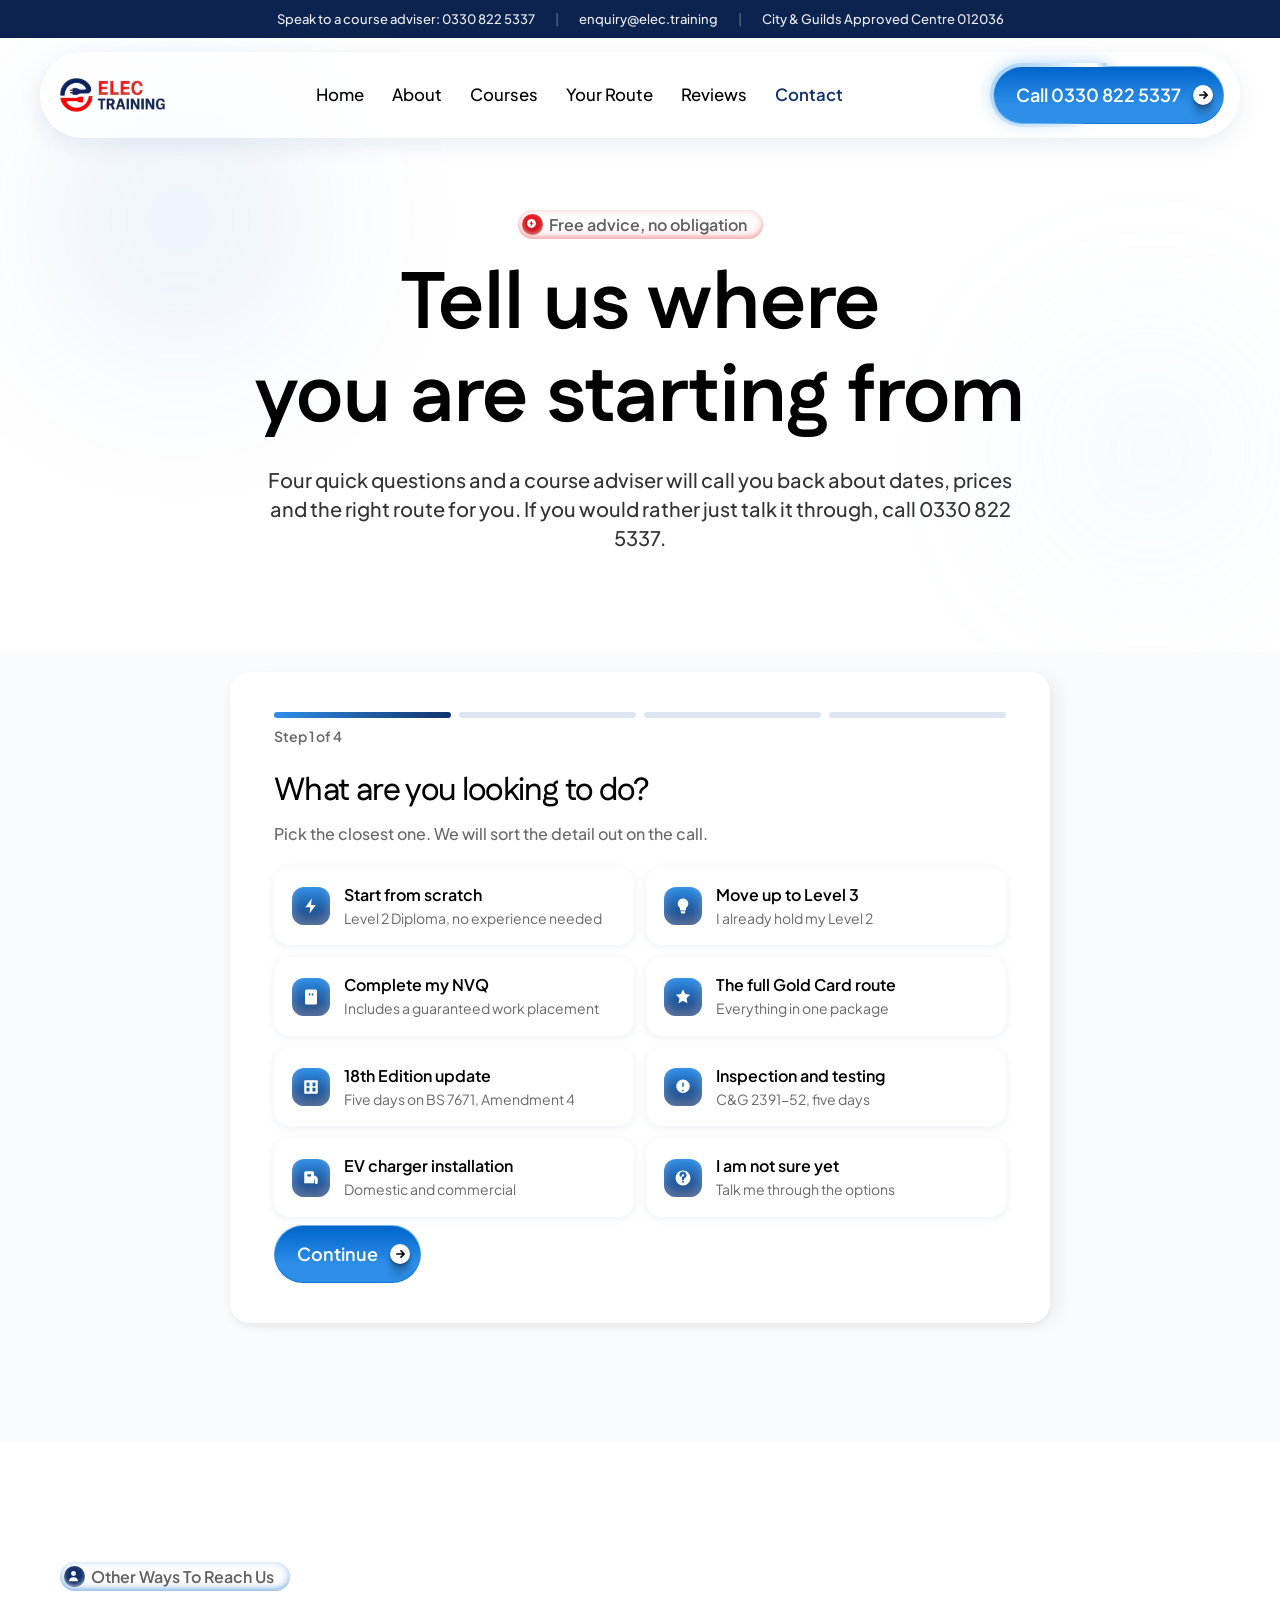
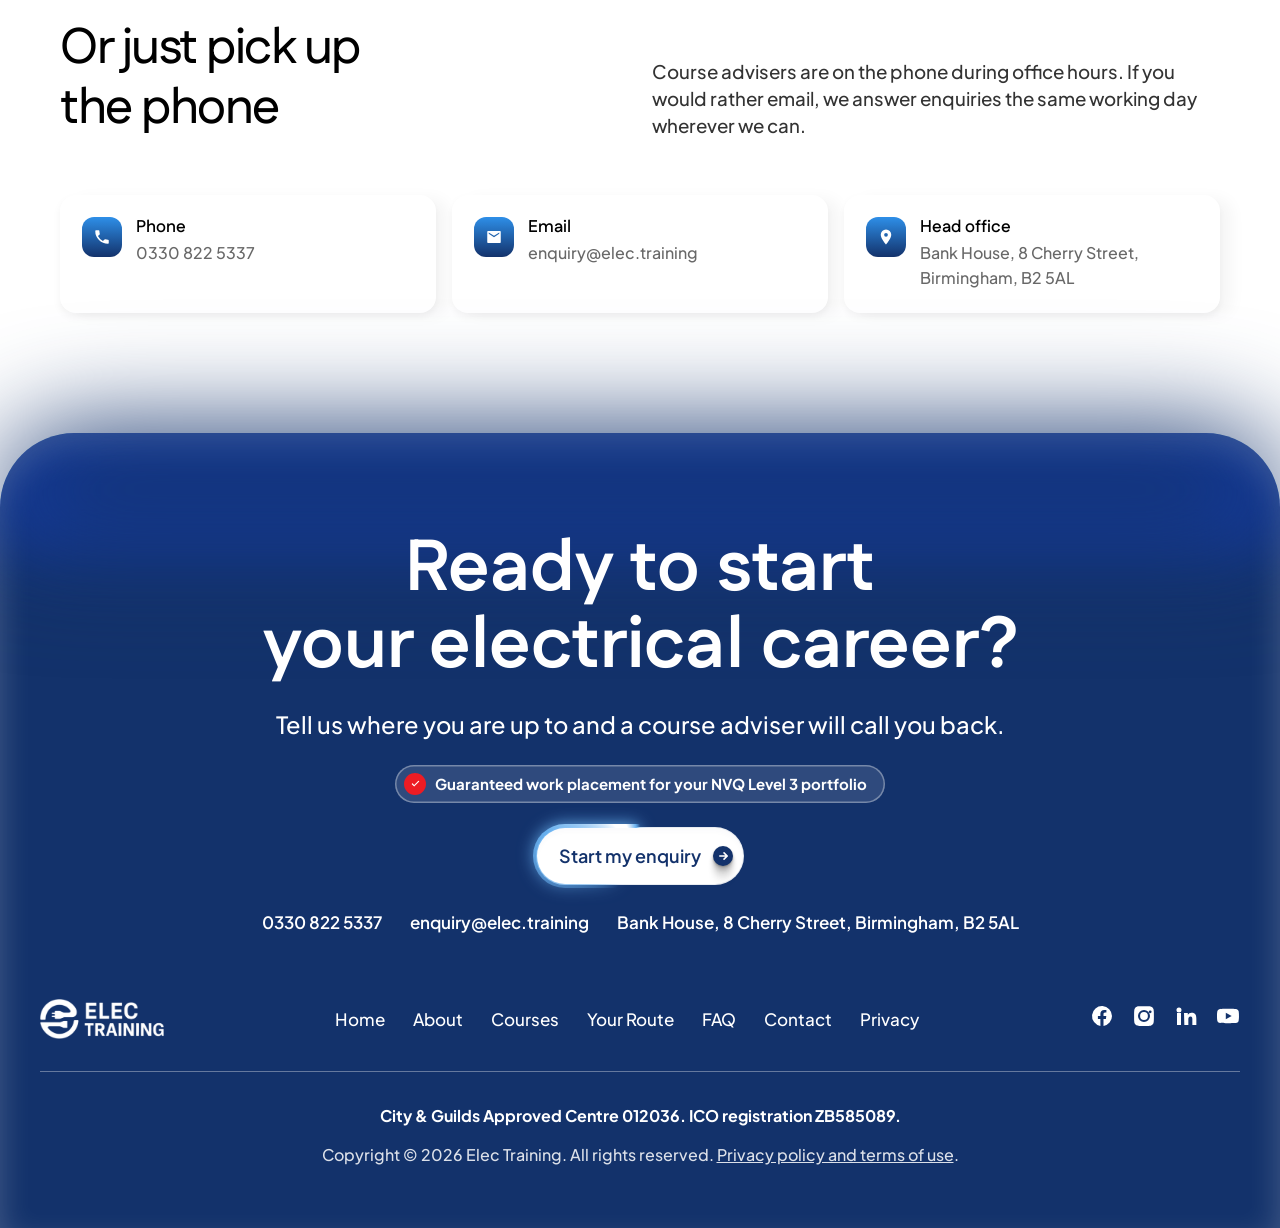
<file: contact.html>
<!DOCTYPE html>
<html lang="en">
<head>
<meta charset="utf-8">
<meta name="viewport" content="width=device-width, initial-scale=1.0">
<title>Contact Us | Elec Training</title>
<meta name="description" content="Ask about electrician course dates, prices and finance. Answer four quick questions and a course adviser will call you back, or ring 0330 822 5337.">
<link rel="canonical" href="https://elec.training/contact-us/">
<link rel="icon" href="images/favicon.png">
<link rel="stylesheet" href="styles.css">
</head>
<body>
<a class="skip-link" href="#main">Skip to content</a>

<!-- Top bar -->
<div class="topbar">
  <div class="topbar__inner">
    <a href="tel:03308225337">Speak to a course adviser: 0330 822 5337</a>
    <span class="topbar__sep">|</span>
    <a href="mailto:enquiry@elec.training">enquiry@elec.training</a>
    <span class="topbar__sep">|</span>
    <span>City &amp; Guilds Approved Centre 012036</span>
  </div>
</div>

<!-- Navigation -->
<div class="nav-wrap">
  <header class="nav">
    <a class="nav__logo" href="index.html">
      <img src="images/logo.png" alt="Elec Training, City and Guilds approved electrical training centre" width="1299" height="420">
    </a>
    <nav class="nav__links" aria-label="Main">
      <a href="index.html">Home</a>
      <a href="index.html#about">About</a>
      <a href="index.html#courses">Courses</a>
      <a href="index.html#pathway">Your Route</a>
      <a href="index.html#reviews">Reviews</a>
      <a href="contact.html" aria-current="page">Contact</a>
    </nav>
    <a class="btn btn--chip btn--beam nav__cta" href="tel:03308225337">
      <span class="btn__inner">
        Call 0330 822 5337
        <span class="btn__chip">
          <svg viewBox="0 0 8.5 7.5" aria-hidden="true"><path d="M8.28 4.28 5.28 7.28a.75.75 0 0 1-1.06-1.06l1.72-1.72H.75a.75.75 0 0 1 0-1.5h5.19L4.22 1.28A.75.75 0 0 1 5.28.22l3 3a.75.75 0 0 1 0 1.06Z"/></svg>
        </span>
      </span>
    </a>
    <button class="nav__burger" id="burger" aria-expanded="false" aria-controls="mobile-menu" aria-label="Open menu">
      <span></span><span></span><span></span>
    </button>
  </header>
  <nav class="nav__mobile" id="mobile-menu" aria-label="Mobile">
    <a href="index.html">Home</a>
    <a href="index.html#about">About</a>
    <a href="index.html#courses">Courses</a>
    <a href="index.html#pathway">Your Route</a>
    <a href="index.html#reviews">Reviews</a>
    <a href="index.html#faq">FAQ</a>
    <a href="contact.html">Contact</a>
    <a href="tel:03308225337">Call 0330 822 5337</a>
    <a class="btn" href="#enquire"><span class="btn__inner">Start my enquiry</span></a>
  </nav>
</div>

<main id="main">

<!-- ================= PAGE HERO ================= -->
<section class="page-hero">
  <div class="blob blob--a" aria-hidden="true"></div>
  <div class="blob blob--b" aria-hidden="true"></div>
  <div class="page-hero__inner">
    <span class="eyebrow eyebrow--red reveal" data-delay="1">
      <span class="eyebrow__chip eyebrow__chip--red">
        <svg viewBox="0 0 11 11" aria-hidden="true"><path d="M4.46 0A4.46 4.46 0 1 0 8.91 4.46 4.46 4.46 0 0 0 4.46 0Zm1.67 4.61L4.47 6.5l-.2.22c-.27.31-.49.23-.49-.19V4.77h-.76c-.34 0-.44-.21-.21-.47L4.47 2.42l.2-.23c.27-.3.49-.22.49.19v1.76h.76c.34 0 .43.21.21.47Z"/></svg>
      </span>
      Free advice, no obligation
    </span>
    <h1 class="reveal" data-delay="2">Tell us where <br>you are starting from</h1>
    <p class="hero__sub reveal" data-delay="3">
      Four quick questions and a course adviser will call you back about dates, prices and the
      right route for you. If you would rather just talk it through, call 0330 822 5337.
    </p>
  </div>
</section>

<!-- ================= WIZARD ================= -->
<section class="section section--grey" style="padding-top:20px;" id="enquire">
  <div class="container">
    <div class="wizard reveal" style="max-width:820px;margin:0 auto;">

      <div class="wizard__dots" aria-hidden="true">
        <span class="is-done"></span><span></span><span></span><span></span>
      </div>
      <p class="wizard__count" id="wizCount">Step 1 of 4</p>

      <form id="wizard" novalidate>

        <!-- Step 1 -->
        <div class="step-panel is-active" data-step="1">
          <h3>What are you looking to do?</h3>
          <p>Pick the closest one. We will sort the detail out on the call.</p>
          <div class="choices">
            <button type="button" class="choice" data-field="course" data-value="Level 2 Diploma, C&G 2365-02">
              <span class="choice__icon"><svg viewBox="0 0 24 24" aria-hidden="true"><path d="M13 2 4.5 13.5H11L10 22l8.5-11.5H12Z"/></svg></span>
              <span>Start from scratch<small>Level 2 Diploma, no experience needed</small></span>
            </button>
            <button type="button" class="choice" data-field="course" data-value="Level 3 Diploma, C&G 2366-03">
              <span class="choice__icon"><svg viewBox="0 0 24 24" aria-hidden="true"><path d="M12 2a7 7 0 0 0-4 12.7V17a1 1 0 0 0 1 1h6a1 1 0 0 0 1-1v-2.3A7 7 0 0 0 12 2ZM9 19h6v1a2 2 0 0 1-2 2h-2a2 2 0 0 1-2-2Z"/></svg></span>
              <span>Move up to Level 3<small>I already hold my Level 2</small></span>
            </button>
            <button type="button" class="choice" data-field="course" data-value="NVQ Level 3, C&G 2357">
              <span class="choice__icon"><svg viewBox="0 0 24 24" aria-hidden="true"><path d="M6 2h12a2 2 0 0 1 2 2v16a2 2 0 0 1-2 2H6a2 2 0 0 1-2-2V4a2 2 0 0 1 2-2Zm3 5v3h2V7Zm4 0v3h2V7Zm-2 7h2v4h-2Z"/></svg></span>
              <span>Complete my NVQ<small>Includes a guaranteed work placement</small></span>
            </button>
            <button type="button" class="choice" data-field="course" data-value="Full ECS JIB Gold Card route">
              <span class="choice__icon"><svg viewBox="0 0 24 24" aria-hidden="true"><path d="m12 2 2.9 6.1 6.6.9-4.8 4.6 1.2 6.6L12 17.1 6.1 20.2l1.2-6.6L2.5 9l6.6-.9Z"/></svg></span>
              <span>The full Gold Card route<small>Everything in one package</small></span>
            </button>
            <button type="button" class="choice" data-field="course" data-value="18th Edition, C&G 2382-26">
              <span class="choice__icon"><svg viewBox="0 0 24 24" aria-hidden="true"><path d="M4 3h16a1 1 0 0 1 1 1v16a1 1 0 0 1-1 1H4a1 1 0 0 1-1-1V4a1 1 0 0 1 1-1Zm2 3v5h4V6Zm8 0v5h4V6ZM6 13v5h4v-5Zm8 0v5h4v-5Z"/></svg></span>
              <span>18th Edition update<small>Five days on BS 7671, Amendment 4</small></span>
            </button>
            <button type="button" class="choice" data-field="course" data-value="Inspection & Testing, C&G 2391-52">
              <span class="choice__icon"><svg viewBox="0 0 24 24" aria-hidden="true"><path d="M12 2a9 9 0 1 0 9 9 9 9 0 0 0-9-9Zm0 4a1 1 0 0 1 1 1v4a1 1 0 0 1-2 0V7a1 1 0 0 1 1-1Zm0 9.5a1.2 1.2 0 1 1-1.2 1.2A1.2 1.2 0 0 1 12 15.5Z"/></svg></span>
              <span>Inspection and testing<small>C&amp;G 2391-52, five days</small></span>
            </button>
            <button type="button" class="choice" data-field="course" data-value="EV Charging, C&G 2921-34">
              <span class="choice__icon"><svg viewBox="0 0 24 24" aria-hidden="true"><path d="M5 3h9a2 2 0 0 1 2 2v14H3V5a2 2 0 0 1 2-2Zm2 4v3h5V7Zm11 2 3 3v6a2 2 0 0 1-4 0v-4h-1V9Z"/></svg></span>
              <span>EV charger installation<small>Domestic and commercial</small></span>
            </button>
            <button type="button" class="choice" data-field="course" data-value="Not sure yet">
              <span class="choice__icon"><svg viewBox="0 0 24 24" aria-hidden="true"><path d="M12 2a10 10 0 1 0 10 10A10 10 0 0 0 12 2Zm0 16.2a1.3 1.3 0 1 1 1.3-1.3 1.3 1.3 0 0 1-1.3 1.3Zm1.6-5.7v.8a1.6 1.6 0 0 1-3.2 0v-1.6a1.6 1.6 0 0 1 1.6-1.6 1.5 1.5 0 1 0-1.5-1.5 1.6 1.6 0 0 1-3.2 0 4.7 4.7 0 1 1 6.3 3.9Z"/></svg></span>
              <span>I am not sure yet<small>Talk me through the options</small></span>
            </button>
          </div>
        </div>

        <!-- Step 2 -->
        <div class="step-panel" data-step="2">
          <h3>Where are you up to right now?</h3>
          <p>This tells the adviser which stage to start you at.</p>
          <div class="choices">
            <button type="button" class="choice" data-field="experience" data-value="No experience at all">
              <span class="choice__icon"><svg viewBox="0 0 24 24" aria-hidden="true"><path d="M12 3 2 10h3v10h5v-6h4v6h5V10h3Z"/></svg></span>
              <span>No experience at all<small>Completely new to the trade</small></span>
            </button>
            <button type="button" class="choice" data-field="experience" data-value="Some site experience, no qualifications">
              <span class="choice__icon"><svg viewBox="0 0 24 24" aria-hidden="true"><path d="M3 4h18v3H3Zm1 5h16v11a1 1 0 0 1-1 1h-5v-6H9v6H5a1 1 0 0 1-1-1Z"/></svg></span>
              <span>On site already<small>Mate or improver, no formal qualifications</small></span>
            </button>
            <button type="button" class="choice" data-field="experience" data-value="Level 2 complete">
              <span class="choice__icon"><svg viewBox="0 0 24 24" aria-hidden="true"><path d="M9.6 17.6 4 12l1.7-1.7 3.9 3.9L18.3 5.5 20 7.2Z"/></svg></span>
              <span>Level 2 done<small>Ready to move on to Level 3</small></span>
            </button>
            <button type="button" class="choice" data-field="experience" data-value="Level 2 and 3 complete, need the NVQ">
              <span class="choice__icon"><svg viewBox="0 0 24 24" aria-hidden="true"><path d="M6 2h12a2 2 0 0 1 2 2v16a2 2 0 0 1-2 2H6a2 2 0 0 1-2-2V4a2 2 0 0 1 2-2Zm3 5v3h2V7Zm4 0v3h2V7Zm-2 7h2v4h-2Z"/></svg></span>
              <span>Level 2 and 3 done<small>I just need the NVQ and a placement</small></span>
            </button>
            <button type="button" class="choice" data-field="experience" data-value="Working electrician, upskilling">
              <span class="choice__icon"><svg viewBox="0 0 24 24" aria-hidden="true"><path d="M13 2 4.5 13.5H11L10 22l8.5-11.5H12Z"/></svg></span>
              <span>Already working as an electrician<small>Here to upskill or update</small></span>
            </button>
            <button type="button" class="choice" data-field="experience" data-value="Something else">
              <span class="choice__icon"><svg viewBox="0 0 24 24" aria-hidden="true"><path d="M6 10a2 2 0 1 0 2 2 2 2 0 0 0-2-2Zm6 0a2 2 0 1 0 2 2 2 2 0 0 0-2-2Zm6 0a2 2 0 1 0 2 2 2 2 0 0 0-2-2Z"/></svg></span>
              <span>Something else<small>I will explain on the call</small></span>
            </button>
          </div>
        </div>

        <!-- Step 3 -->
        <div class="step-panel" data-step="3">
          <h3>When would you like to start?</h3>
          <p>Courses run through the year, so there is usually something coming up.</p>
          <div class="choices">
            <button type="button" class="choice" data-field="timing" data-value="As soon as there is a place">
              <span class="choice__icon"><svg viewBox="0 0 24 24" aria-hidden="true"><path d="M13 2 4.5 13.5H11L10 22l8.5-11.5H12Z"/></svg></span>
              <span>As soon as possible<small>Put me on the next available course</small></span>
            </button>
            <button type="button" class="choice" data-field="timing" data-value="Within the next month or two">
              <span class="choice__icon"><svg viewBox="0 0 24 24" aria-hidden="true"><path d="M7 2v2H5a2 2 0 0 0-2 2v13a2 2 0 0 0 2 2h14a2 2 0 0 0 2-2V6a2 2 0 0 0-2-2h-2V2h-2v2H9V2Zm12 8v9H5v-9Z"/></svg></span>
              <span>In the next month or two<small>I am getting things lined up</small></span>
            </button>
            <button type="button" class="choice" data-field="timing" data-value="Later this year">
              <span class="choice__icon"><svg viewBox="0 0 24 24" aria-hidden="true"><path d="M12 2a10 10 0 1 0 10 10A10 10 0 0 0 12 2Zm1 10.6-3.5 2-1-1.7 2.5-1.5V6h2Z"/></svg></span>
              <span>Later this year<small>Planning ahead</small></span>
            </button>
            <button type="button" class="choice" data-field="timing" data-value="Just after prices and information for now">
              <span class="choice__icon"><svg viewBox="0 0 24 24" aria-hidden="true"><path d="M12 2a10 10 0 1 0 10 10A10 10 0 0 0 12 2Zm1 15h-2v-2h2Zm0-4h-2V7h2Z"/></svg></span>
              <span>Just after prices for now<small>Send me the information</small></span>
            </button>
          </div>
        </div>

        <!-- Step 4 -->
        <div class="step-panel" data-step="4">
          <h3>How do we reach you?</h3>
          <p>A course adviser will call you back about dates, prices and finance options.</p>
          <div class="quote__grid">
            <label class="field">
              <span>Full name*</span>
              <input type="text" name="name" placeholder="Jane Smith" required>
            </label>
            <label class="field">
              <span>Phone number*</span>
              <input type="tel" name="phone" placeholder="07700 900000" required>
            </label>
            <label class="field">
              <span>Email address*</span>
              <input type="email" name="email" placeholder="you@email.com" required>
            </label>
            <label class="field">
              <span>Where are you based?</span>
              <input type="text" name="location" placeholder="For example, Manchester">
            </label>
          </div>
          <label class="field">
            <span>Anything else we should know?</span>
            <textarea name="message" rows="4" placeholder="Optional. Existing qualifications, working hours, or anything you want us to cover on the call."></textarea>
          </label>
          <p class="quote__fine">We only use your details to answer this enquiry. <a href="privacy.html">Privacy policy</a>.</p>
        </div>

        <input class="hp" type="text" name="website" tabindex="-1" autocomplete="off" aria-hidden="true">
        <p class="form-error" id="wizError" role="alert"></p>

        <div class="wizard__nav">
          <button class="btn-back" id="wizBack" type="button" hidden>Back</button>
          <button class="btn btn--chip" id="wizNext" type="button">
            <span class="btn__inner">
              Continue
              <span class="btn__chip">
                <svg viewBox="0 0 8.5 7.5" aria-hidden="true"><path d="M8.28 4.28 5.28 7.28a.75.75 0 0 1-1.06-1.06l1.72-1.72H.75a.75.75 0 0 1 0-1.5h5.19L4.22 1.28A.75.75 0 0 1 5.28.22l3 3a.75.75 0 0 1 0 1.06Z"/></svg>
              </span>
            </span>
          </button>
          <button class="btn btn--chip btn--beam" id="wizSubmit" type="submit" hidden>
            <span class="btn__inner">
              Send my enquiry
              <span class="btn__chip">
                <svg viewBox="0 0 8.5 7.5" aria-hidden="true"><path d="M8.28 4.28 5.28 7.28a.75.75 0 0 1-1.06-1.06l1.72-1.72H.75a.75.75 0 0 1 0-1.5h5.19L4.22 1.28A.75.75 0 0 1 5.28.22l3 3a.75.75 0 0 1 0 1.06Z"/></svg>
              </span>
            </span>
          </button>
        </div>
      </form>

      <div class="wizard__done" id="wizDone">
        <span class="tick">
          <svg viewBox="0 0 24 24" aria-hidden="true"><path d="M9.6 17.6 4 12l1.7-1.7 3.9 3.9L18.3 5.5 20 7.2Z"/></svg>
        </span>
        <h3>Thanks, we have your enquiry</h3>
        <p>A course adviser will call you back shortly. If you need us sooner, call <a href="tel:03308225337">0330 822 5337</a>.</p>
      </div>
    </div>
  </div>
</section>

<!-- ================= DETAILS ================= -->
<section class="section section--white" id="details">
  <div class="container">
    <div class="sec-head reveal">
      <span class="eyebrow">
        <span class="eyebrow__chip">
          <svg viewBox="0 0 11 11" aria-hidden="true"><path d="M4.5 4.95A2.48 2.48 0 1 0 2.02 2.47 2.48 2.48 0 0 0 4.5 4.95Zm0 1.24C2.02 6.19 0 7.85 0 9.9c0 .14.11.25.25.25h8.5A.25.25 0 0 0 9 9.9c0-2.05-2.02-3.71-4.5-3.71Z"/></svg>
        </span>
        Other Ways To Reach Us
      </span>
      <div class="sec-head__row">
        <div class="sec-head__col">
          <h3>Or just pick up <br>the phone</h3>
        </div>
        <div class="sec-head__aside sec-head__col">
          <p class="lead">Course advisers are on the phone during office hours. If you would rather email, we answer enquiries the same working day wherever we can.</p>
        </div>
      </div>
    </div>

    <div class="contact-details reveal">
      <div class="detail">
        <span class="detail__icon"><svg viewBox="0 0 24 24" aria-hidden="true"><path d="M6.6 10.8a15.1 15.1 0 0 0 6.6 6.6l2.2-2.2a1 1 0 0 1 1-.25 11.4 11.4 0 0 0 3.6.57 1 1 0 0 1 1 1V20a1 1 0 0 1-1 1A17 17 0 0 1 3 4a1 1 0 0 1 1-1h3.5a1 1 0 0 1 1 1 11.4 11.4 0 0 0 .57 3.6 1 1 0 0 1-.25 1Z"/></svg></span>
        <div>
          <h3>Phone</h3>
          <p><a href="tel:03308225337">0330 822 5337</a></p>
        </div>
      </div>
      <div class="detail">
        <span class="detail__icon"><svg viewBox="0 0 24 24" aria-hidden="true"><path d="M4 4h16a1 1 0 0 1 1 1v14a1 1 0 0 1-1 1H4a1 1 0 0 1-1-1V5a1 1 0 0 1 1-1Zm8 8.2 7-4.4V6l-7 4.4L5 6v1.8Z"/></svg></span>
        <div>
          <h3>Email</h3>
          <p><a href="mailto:enquiry@elec.training">enquiry@elec.training</a></p>
        </div>
      </div>
      <div class="detail">
        <span class="detail__icon"><svg viewBox="0 0 24 24" aria-hidden="true"><path d="M12 2a7 7 0 0 0-7 7c0 5.3 7 13 7 13s7-7.7 7-13a7 7 0 0 0-7-7Zm0 9.5A2.5 2.5 0 1 1 14.5 9 2.5 2.5 0 0 1 12 11.5Z"/></svg></span>
        <div>
          <h3>Head office</h3>
          <p>Bank House, 8 Cherry Street, Birmingham, B2 5AL</p>
        </div>
      </div>
    </div>
  </div>
</section>

</main>

<footer class="footer">
  <div class="footer__glow footer__glow--a" aria-hidden="true"></div>
  <div class="footer__glow footer__glow--b" aria-hidden="true"></div>
  <div class="footer__inner">
    <div class="footer__cta">
      <h2>Ready to start <br>your electrical career?</h2>
      <p>Tell us where you are up to and a course adviser will call you back.</p>
      <span class="guarantee">
        <span class="guarantee__chip">
          <svg viewBox="0 0 11 11" aria-hidden="true"><path d="M4.2 7.6 2 5.4a.6.6 0 0 1 .85-.85l1.35 1.35 3.95-3.95a.6.6 0 1 1 .85.85Z"/></svg>
        </span>
        Guaranteed work placement for your NVQ Level 3 portfolio
      </span>
      <a class="btn btn--light btn--chip btn--beam" href="#enquire">
        <span class="btn__inner">
          Start my enquiry
          <span class="btn__chip" style="background:#13326b;">
            <svg viewBox="0 0 8.5 7.5" aria-hidden="true" style="fill:#fff;"><path d="M8.28 4.28 5.28 7.28a.75.75 0 0 1-1.06-1.06l1.72-1.72H.75a.75.75 0 0 1 0-1.5h5.19L4.22 1.28A.75.75 0 0 1 5.28.22l3 3a.75.75 0 0 1 0 1.06Z"/></svg>
          </span>
        </span>
      </a>
      <div class="footer__contact">
        <a href="tel:03308225337">0330 822 5337</a>
        <a href="mailto:enquiry@elec.training">enquiry@elec.training</a>
        <span>Bank House, 8 Cherry Street, Birmingham, B2 5AL</span>
      </div>
    </div>
    <div class="footer__nav">
      <a class="footer__logo" href="index.html">
        <img src="images/logo-white.png" alt="Elec Training" width="1299" height="420" loading="lazy" decoding="async">
      </a>
      <nav class="footer__links" aria-label="Footer">
        <a href="index.html">Home</a>
        <a href="index.html#about">About</a>
        <a href="index.html#courses">Courses</a>
        <a href="index.html#pathway">Your Route</a>
        <a href="index.html#faq">FAQ</a>
        <a href="contact.html">Contact</a>
        <a href="privacy.html">Privacy</a>
      </nav>
      <div class="footer__social">
        <a href="https://www.facebook.com/elec.trainingofficial/" target="_blank" rel="noopener" aria-label="Elec Training on Facebook">
          <svg viewBox="0 0 24 24" width="24" height="24" style="fill:#fff;" aria-hidden="true"><path d="M22 12a10 10 0 1 0-11.6 9.9v-7H7.9V12h2.5V9.8c0-2.5 1.5-3.9 3.8-3.9 1.1 0 2.2.2 2.2.2v2.5h-1.3c-1.2 0-1.6.8-1.6 1.6V12h2.8l-.4 2.9h-2.4v7A10 10 0 0 0 22 12Z"/></svg>
        </a>
        <a href="https://www.instagram.com/elec.traininguk/" target="_blank" rel="noopener" aria-label="Elec Training on Instagram">
          <svg viewBox="0 0 24 24" width="24" height="24" style="fill:#fff;" aria-hidden="true"><path d="M12 2.2c3.2 0 3.6 0 4.9.1 1.2.1 1.8.2 2.2.4.6.2 1 .5 1.4.9.4.4.7.8.9 1.4.2.4.3 1 .4 2.2.1 1.3.1 1.7.1 4.9s0 3.6-.1 4.9c-.1 1.2-.2 1.8-.4 2.2-.2.6-.5 1-.9 1.4-.4.4-.8.7-1.4.9-.4.2-1 .3-2.2.4-1.3.1-1.7.1-4.9.1s-3.6 0-4.9-.1c-1.2-.1-1.8-.2-2.2-.4-.6-.2-1-.5-1.4-.9-.4-.4-.7-.8-.9-1.4-.2-.4-.3-1-.4-2.2-.1-1.3-.1-1.7-.1-4.9s0-3.6.1-4.9c.1-1.2.2-1.8.4-2.2.2-.6.5-1 .9-1.4.4-.4.8-.7 1.4-.9.4-.2 1-.3 2.2-.4 1.3-.1 1.7-.1 4.9-.1Zm0 3.8A6 6 0 1 0 18 12a6 6 0 0 0-6-6Zm0 9.9A3.9 3.9 0 1 1 15.9 12 3.9 3.9 0 0 1 12 15.9Zm6.2-9.5a1.4 1.4 0 1 0 1.4 1.4 1.4 1.4 0 0 0-1.4-1.4Z"/></svg>
        </a>
        <a href="https://www.linkedin.com/company/elec-training/" target="_blank" rel="noopener" aria-label="Elec Training on LinkedIn">
          <svg viewBox="0 0 24 24" width="24" height="24" style="fill:#fff;" aria-hidden="true"><path d="M4.98 3.5a2.5 2.5 0 1 0 0 5 2.5 2.5 0 0 0 0-5ZM3 9h4v12H3Zm7 0h3.8v1.7h.05a4.2 4.2 0 0 1 3.75-2c4 0 4.75 2.6 4.75 6V21h-4v-5.6c0-1.3 0-3-1.85-3s-2.15 1.45-2.15 2.9V21h-4Z"/></svg>
        </a>
        <a href="https://www.youtube.com/@ElecTraining/" target="_blank" rel="noopener" aria-label="Elec Training on YouTube">
          <svg viewBox="0 0 24 24" width="24" height="24" style="fill:#fff;" aria-hidden="true"><path d="M23 12s0-3.4-.4-5a2.5 2.5 0 0 0-1.8-1.8C19.1 4.8 12 4.8 12 4.8s-7.1 0-8.8.4A2.5 2.5 0 0 0 1.4 7C1 8.6 1 12 1 12s0 3.4.4 5a2.5 2.5 0 0 0 1.8 1.8c1.7.4 8.8.4 8.8.4s7.1 0 8.8-.4A2.5 2.5 0 0 0 22.6 17c.4-1.6.4-5 .4-5ZM9.8 15.3V8.7l5.9 3.3Z"/></svg>
        </a>
      </div>
    </div>
    <div class="footer__divider" aria-hidden="true"></div>
    <div class="footer__legal">
      <p class="footer__rto">City &amp; Guilds Approved Centre 012036. ICO registration ZB585089.</p>
      <p>Copyright &copy; 2026 Elec Training. All rights reserved. <a href="privacy.html">Privacy policy and terms of use</a>.</p>
    </div>
  </div>
</footer>

<script src="main.js"></script>
</body>
</html>
</file>
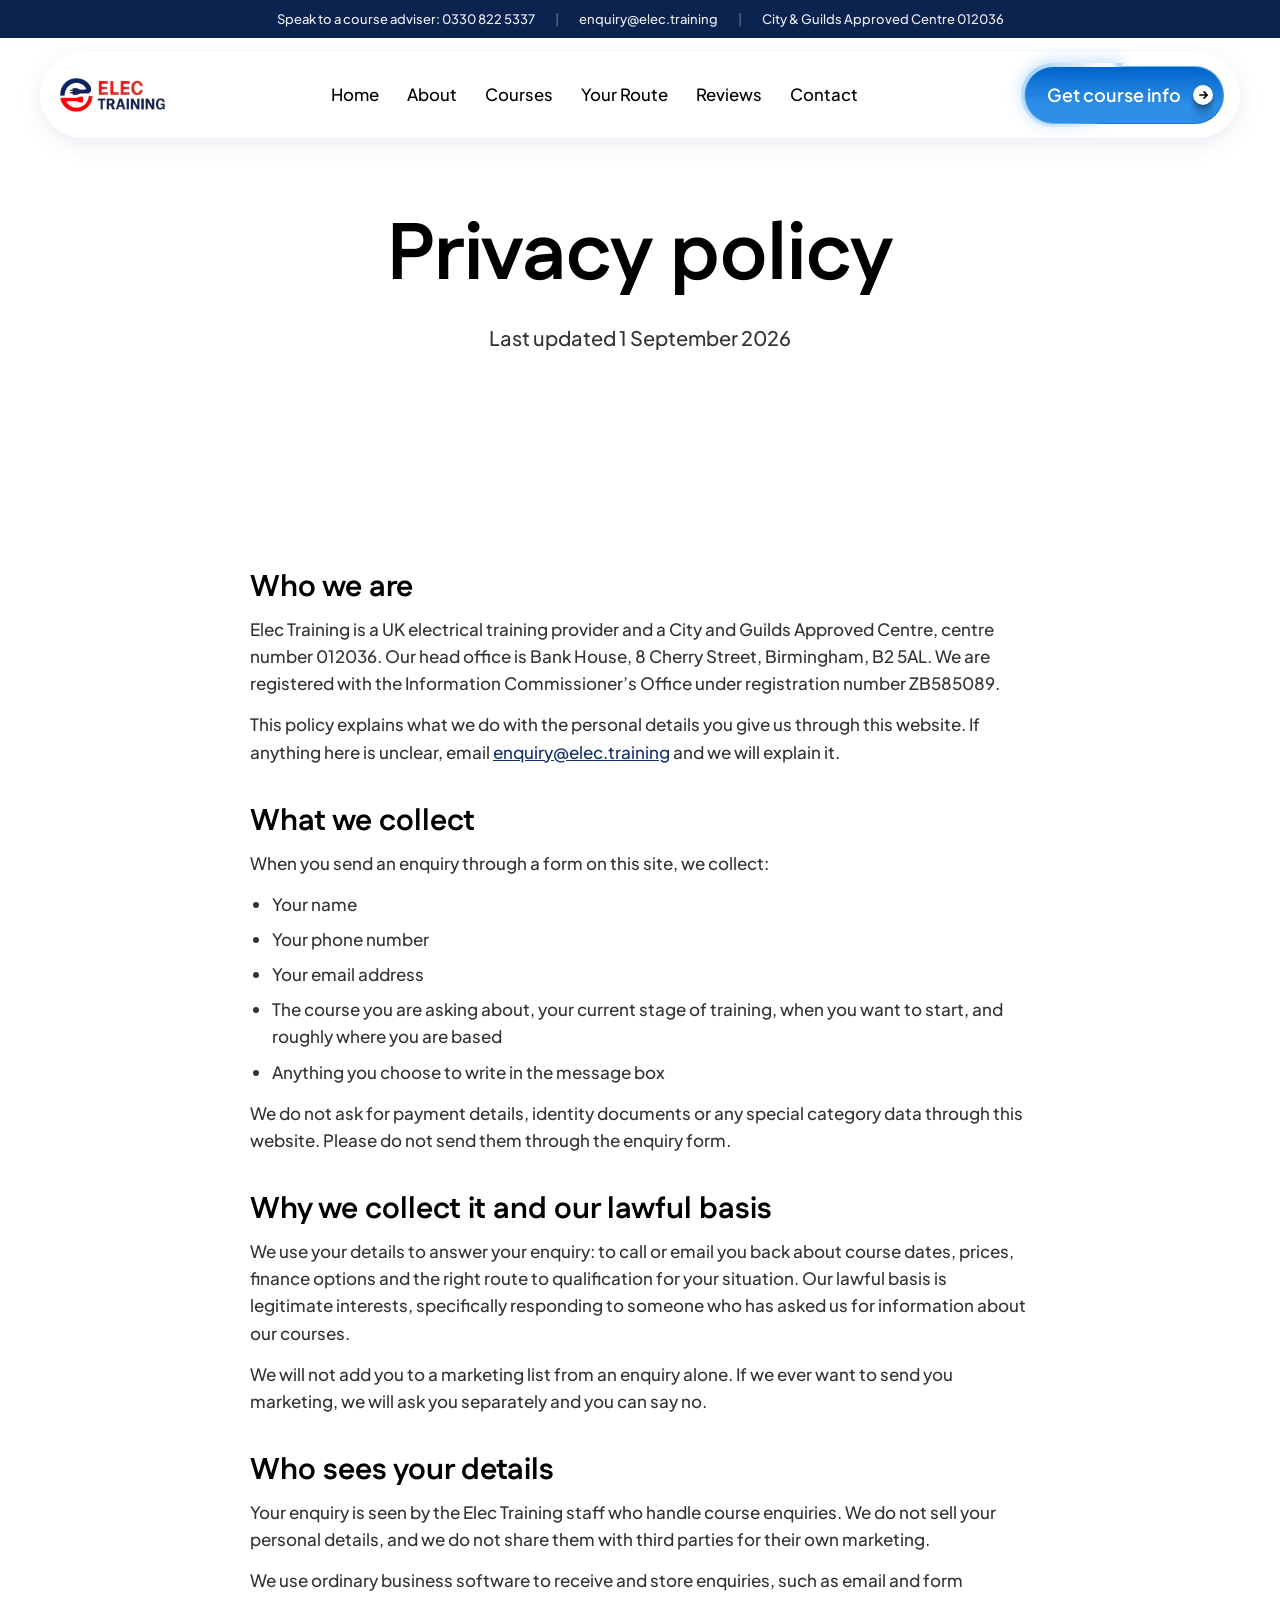
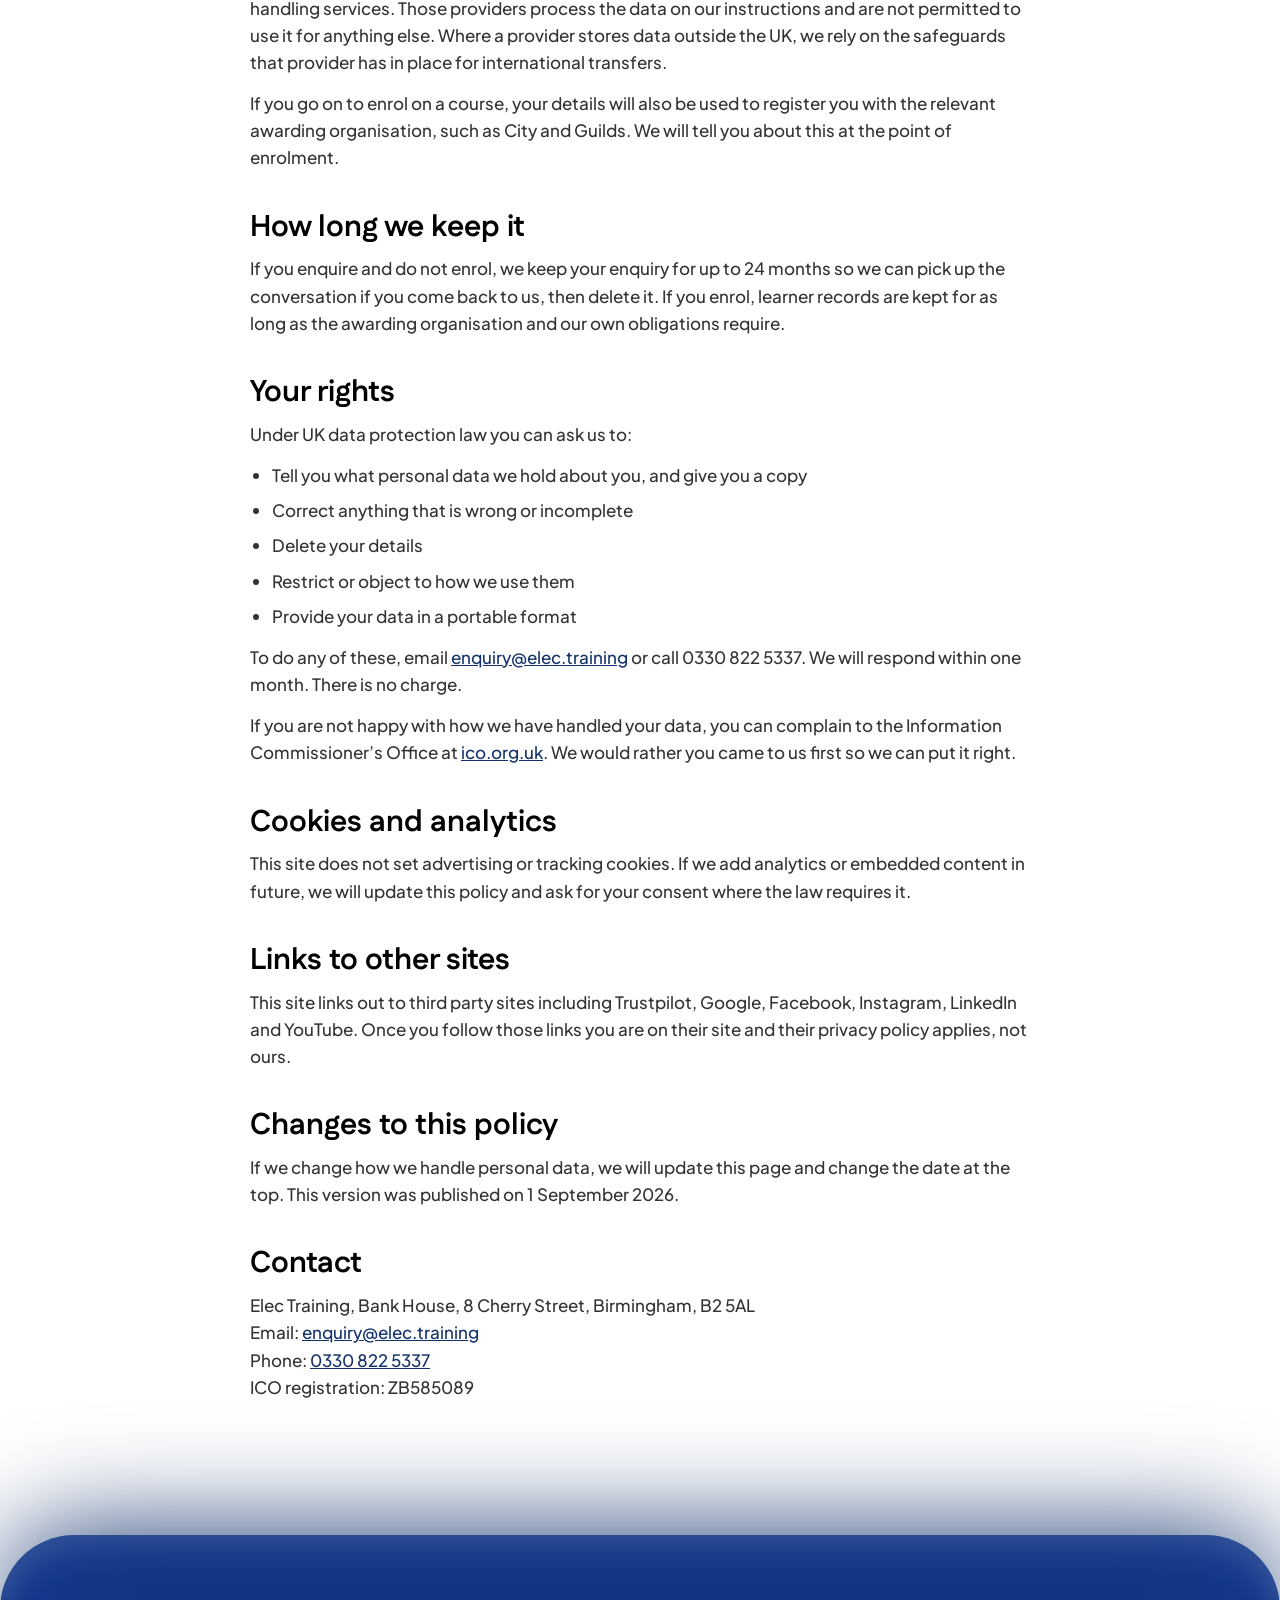
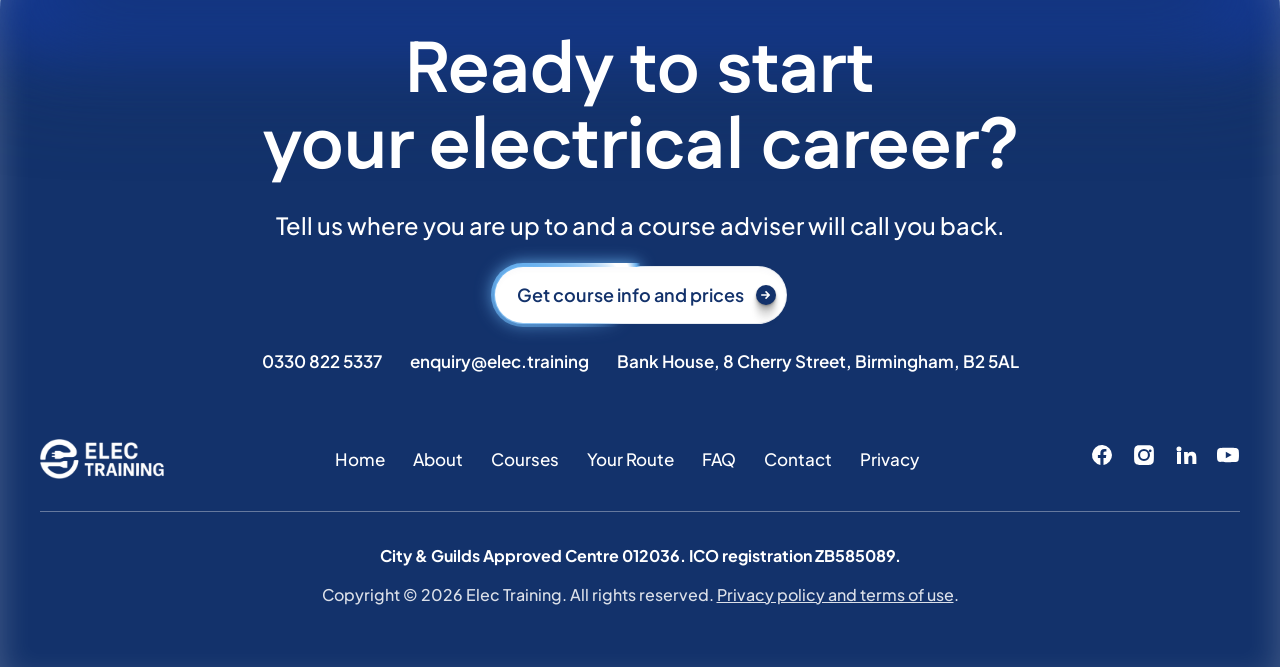
<file: privacy.html>
<!DOCTYPE html>
<html lang="en">
<head>
<meta charset="utf-8">
<meta name="viewport" content="width=device-width, initial-scale=1.0">
<title>Privacy Policy | Elec Training</title>
<meta name="description" content="How Elec Training collects, uses and stores the personal details you send through our course enquiry forms, and how you can ask us to delete them.">
<link rel="canonical" href="https://elec.training/privacy-policy/">
<link rel="icon" href="images/favicon.png">
<link rel="stylesheet" href="styles.css">
</head>
<body>
<a class="skip-link" href="#main">Skip to content</a>

<!-- Top bar -->
<div class="topbar">
  <div class="topbar__inner">
    <a href="tel:03308225337">Speak to a course adviser: 0330 822 5337</a>
    <span class="topbar__sep">|</span>
    <a href="mailto:enquiry@elec.training">enquiry@elec.training</a>
    <span class="topbar__sep">|</span>
    <span>City &amp; Guilds Approved Centre 012036</span>
  </div>
</div>

<!-- Navigation -->
<div class="nav-wrap">
  <header class="nav">
    <a class="nav__logo" href="index.html">
      <img src="images/logo.png" alt="Elec Training, City and Guilds approved electrical training centre" width="1299" height="420">
    </a>
    <nav class="nav__links" aria-label="Main">
      <a href="index.html">Home</a>
      <a href="index.html#about">About</a>
      <a href="index.html#courses">Courses</a>
      <a href="index.html#pathway">Your Route</a>
      <a href="index.html#reviews">Reviews</a>
      <a href="contact.html">Contact</a>
    </nav>
    <a class="btn btn--chip btn--beam nav__cta" href="contact.html">
      <span class="btn__inner">
        Get course info
        <span class="btn__chip">
          <svg viewBox="0 0 8.5 7.5" aria-hidden="true"><path d="M8.28 4.28 5.28 7.28a.75.75 0 0 1-1.06-1.06l1.72-1.72H.75a.75.75 0 0 1 0-1.5h5.19L4.22 1.28A.75.75 0 0 1 5.28.22l3 3a.75.75 0 0 1 0 1.06Z"/></svg>
        </span>
      </span>
    </a>
    <button class="nav__burger" id="burger" aria-expanded="false" aria-controls="mobile-menu" aria-label="Open menu">
      <span></span><span></span><span></span>
    </button>
  </header>
  <nav class="nav__mobile" id="mobile-menu" aria-label="Mobile">
    <a href="index.html">Home</a>
    <a href="index.html#about">About</a>
    <a href="index.html#courses">Courses</a>
    <a href="index.html#pathway">Your Route</a>
    <a href="index.html#faq">FAQ</a>
    <a href="contact.html">Contact</a>
    <a href="tel:03308225337">Call 0330 822 5337</a>
  </nav>
</div>

<main id="main">

<section class="page-hero">
  <div class="page-hero__inner">
    <h1 class="reveal" data-delay="2">Privacy policy</h1>
    <p class="hero__sub reveal" data-delay="3">Last updated 1 September 2026</p>
  </div>
</section>

<section class="section section--white">
  <div class="container">
    <div class="legal reveal">

      <h2>Who we are</h2>
      <p>Elec Training is a UK electrical training provider and a City and Guilds Approved Centre, centre number 012036. Our head office is Bank House, 8 Cherry Street, Birmingham, B2 5AL. We are registered with the Information Commissioner&rsquo;s Office under registration number ZB585089.</p>
      <p>This policy explains what we do with the personal details you give us through this website. If anything here is unclear, email <a href="mailto:enquiry@elec.training">enquiry@elec.training</a> and we will explain it.</p>

      <h2>What we collect</h2>
      <p>When you send an enquiry through a form on this site, we collect:</p>
      <ul>
        <li>Your name</li>
        <li>Your phone number</li>
        <li>Your email address</li>
        <li>The course you are asking about, your current stage of training, when you want to start, and roughly where you are based</li>
        <li>Anything you choose to write in the message box</li>
      </ul>
      <p>We do not ask for payment details, identity documents or any special category data through this website. Please do not send them through the enquiry form.</p>

      <h2>Why we collect it and our lawful basis</h2>
      <p>We use your details to answer your enquiry: to call or email you back about course dates, prices, finance options and the right route to qualification for your situation. Our lawful basis is legitimate interests, specifically responding to someone who has asked us for information about our courses.</p>
      <p>We will not add you to a marketing list from an enquiry alone. If we ever want to send you marketing, we will ask you separately and you can say no.</p>

      <h2>Who sees your details</h2>
      <p>Your enquiry is seen by the Elec Training staff who handle course enquiries. We do not sell your personal details, and we do not share them with third parties for their own marketing.</p>
      <p>We use ordinary business software to receive and store enquiries, such as email and form handling services. Those providers process the data on our instructions and are not permitted to use it for anything else. Where a provider stores data outside the UK, we rely on the safeguards that provider has in place for international transfers.</p>
      <p>If you go on to enrol on a course, your details will also be used to register you with the relevant awarding organisation, such as City and Guilds. We will tell you about this at the point of enrolment.</p>

      <h2>How long we keep it</h2>
      <p>If you enquire and do not enrol, we keep your enquiry for up to 24 months so we can pick up the conversation if you come back to us, then delete it. If you enrol, learner records are kept for as long as the awarding organisation and our own obligations require.</p>

      <h2>Your rights</h2>
      <p>Under UK data protection law you can ask us to:</p>
      <ul>
        <li>Tell you what personal data we hold about you, and give you a copy</li>
        <li>Correct anything that is wrong or incomplete</li>
        <li>Delete your details</li>
        <li>Restrict or object to how we use them</li>
        <li>Provide your data in a portable format</li>
      </ul>
      <p>To do any of these, email <a href="mailto:enquiry@elec.training">enquiry@elec.training</a> or call 0330 822 5337. We will respond within one month. There is no charge.</p>
      <p>If you are not happy with how we have handled your data, you can complain to the Information Commissioner&rsquo;s Office at <a href="https://ico.org.uk/" target="_blank" rel="noopener">ico.org.uk</a>. We would rather you came to us first so we can put it right.</p>

      <h2>Cookies and analytics</h2>
      <p>This site does not set advertising or tracking cookies. If we add analytics or embedded content in future, we will update this policy and ask for your consent where the law requires it.</p>

      <h2>Links to other sites</h2>
      <p>This site links out to third party sites including Trustpilot, Google, Facebook, Instagram, LinkedIn and YouTube. Once you follow those links you are on their site and their privacy policy applies, not ours.</p>

      <h2>Changes to this policy</h2>
      <p>If we change how we handle personal data, we will update this page and change the date at the top. This version was published on 1 September 2026.</p>

      <h2>Contact</h2>
      <p>Elec Training, Bank House, 8 Cherry Street, Birmingham, B2 5AL<br>
      Email: <a href="mailto:enquiry@elec.training">enquiry@elec.training</a><br>
      Phone: <a href="tel:03308225337">0330 822 5337</a><br>
      ICO registration: ZB585089</p>

    </div>
  </div>
</section>

</main>

<footer class="footer">
  <div class="footer__glow footer__glow--a" aria-hidden="true"></div>
  <div class="footer__glow footer__glow--b" aria-hidden="true"></div>
  <div class="footer__inner">
    <div class="footer__cta">
      <h2>Ready to start <br>your electrical career?</h2>
      <p>Tell us where you are up to and a course adviser will call you back.</p>
      <a class="btn btn--light btn--chip btn--beam" href="contact.html">
        <span class="btn__inner">
          Get course info and prices
          <span class="btn__chip" style="background:#13326b;">
            <svg viewBox="0 0 8.5 7.5" aria-hidden="true" style="fill:#fff;"><path d="M8.28 4.28 5.28 7.28a.75.75 0 0 1-1.06-1.06l1.72-1.72H.75a.75.75 0 0 1 0-1.5h5.19L4.22 1.28A.75.75 0 0 1 5.28.22l3 3a.75.75 0 0 1 0 1.06Z"/></svg>
          </span>
        </span>
      </a>
      <div class="footer__contact">
        <a href="tel:03308225337">0330 822 5337</a>
        <a href="mailto:enquiry@elec.training">enquiry@elec.training</a>
        <span>Bank House, 8 Cherry Street, Birmingham, B2 5AL</span>
      </div>
    </div>
    <div class="footer__nav">
      <a class="footer__logo" href="index.html">
        <img src="images/logo-white.png" alt="Elec Training" width="1299" height="420" loading="lazy" decoding="async">
      </a>
      <nav class="footer__links" aria-label="Footer">
        <a href="index.html">Home</a>
        <a href="index.html#about">About</a>
        <a href="index.html#courses">Courses</a>
        <a href="index.html#pathway">Your Route</a>
        <a href="index.html#faq">FAQ</a>
        <a href="contact.html">Contact</a>
        <a href="privacy.html">Privacy</a>
      </nav>
      <div class="footer__social">
        <a href="https://www.facebook.com/elec.trainingofficial/" target="_blank" rel="noopener" aria-label="Elec Training on Facebook">
          <svg viewBox="0 0 24 24" width="24" height="24" style="fill:#fff;" aria-hidden="true"><path d="M22 12a10 10 0 1 0-11.6 9.9v-7H7.9V12h2.5V9.8c0-2.5 1.5-3.9 3.8-3.9 1.1 0 2.2.2 2.2.2v2.5h-1.3c-1.2 0-1.6.8-1.6 1.6V12h2.8l-.4 2.9h-2.4v7A10 10 0 0 0 22 12Z"/></svg>
        </a>
        <a href="https://www.instagram.com/elec.traininguk/" target="_blank" rel="noopener" aria-label="Elec Training on Instagram">
          <svg viewBox="0 0 24 24" width="24" height="24" style="fill:#fff;" aria-hidden="true"><path d="M12 2.2c3.2 0 3.6 0 4.9.1 1.2.1 1.8.2 2.2.4.6.2 1 .5 1.4.9.4.4.7.8.9 1.4.2.4.3 1 .4 2.2.1 1.3.1 1.7.1 4.9s0 3.6-.1 4.9c-.1 1.2-.2 1.8-.4 2.2-.2.6-.5 1-.9 1.4-.4.4-.8.7-1.4.9-.4.2-1 .3-2.2.4-1.3.1-1.7.1-4.9.1s-3.6 0-4.9-.1c-1.2-.1-1.8-.2-2.2-.4-.6-.2-1-.5-1.4-.9-.4-.4-.7-.8-.9-1.4-.2-.4-.3-1-.4-2.2-.1-1.3-.1-1.7-.1-4.9s0-3.6.1-4.9c.1-1.2.2-1.8.4-2.2.2-.6.5-1 .9-1.4.4-.4.8-.7 1.4-.9.4-.2 1-.3 2.2-.4 1.3-.1 1.7-.1 4.9-.1Zm0 3.8A6 6 0 1 0 18 12a6 6 0 0 0-6-6Zm0 9.9A3.9 3.9 0 1 1 15.9 12 3.9 3.9 0 0 1 12 15.9Zm6.2-9.5a1.4 1.4 0 1 0 1.4 1.4 1.4 1.4 0 0 0-1.4-1.4Z"/></svg>
        </a>
        <a href="https://www.linkedin.com/company/elec-training/" target="_blank" rel="noopener" aria-label="Elec Training on LinkedIn">
          <svg viewBox="0 0 24 24" width="24" height="24" style="fill:#fff;" aria-hidden="true"><path d="M4.98 3.5a2.5 2.5 0 1 0 0 5 2.5 2.5 0 0 0 0-5ZM3 9h4v12H3Zm7 0h3.8v1.7h.05a4.2 4.2 0 0 1 3.75-2c4 0 4.75 2.6 4.75 6V21h-4v-5.6c0-1.3 0-3-1.85-3s-2.15 1.45-2.15 2.9V21h-4Z"/></svg>
        </a>
        <a href="https://www.youtube.com/@ElecTraining/" target="_blank" rel="noopener" aria-label="Elec Training on YouTube">
          <svg viewBox="0 0 24 24" width="24" height="24" style="fill:#fff;" aria-hidden="true"><path d="M23 12s0-3.4-.4-5a2.5 2.5 0 0 0-1.8-1.8C19.1 4.8 12 4.8 12 4.8s-7.1 0-8.8.4A2.5 2.5 0 0 0 1.4 7C1 8.6 1 12 1 12s0 3.4.4 5a2.5 2.5 0 0 0 1.8 1.8c1.7.4 8.8.4 8.8.4s7.1 0 8.8-.4A2.5 2.5 0 0 0 22.6 17c.4-1.6.4-5 .4-5ZM9.8 15.3V8.7l5.9 3.3Z"/></svg>
        </a>
      </div>
    </div>
    <div class="footer__divider" aria-hidden="true"></div>
    <div class="footer__legal">
      <p class="footer__rto">City &amp; Guilds Approved Centre 012036. ICO registration ZB585089.</p>
      <p>Copyright &copy; 2026 Elec Training. All rights reserved. <a href="privacy.html">Privacy policy and terms of use</a>.</p>
    </div>
  </div>
</footer>

<script src="main.js"></script>
</body>
</html>
</file>
<file: styles.css>
/* ==========================================================================
   Elec Training | City and Guilds approved electrical training centre
   Design system ported 1:1 from the Gordon Electrical reference build.
   Palette remapped to the Elec Training logo: navy #13326b + red #ed1c24.
   Navy and blue carry the structure (gradients, trays, washes, footer).
   Red is the accent: eyebrow chips, prices, the placement guarantee, hovers.
   Fonts: Fustat (headings) + Plus Jakarta Sans (body)
   ========================================================================== */

@import url('https://fonts.googleapis.com/css2?family=Fustat:wght@400;500;600;700;800&family=Plus+Jakarta+Sans:ital,wght@0,400;0,500;0,600;0,700;1,400;1,500&display=swap');

:root {
  /* Brand ------------------------------------------------------------- */
  --navy:            #13326b;   /* Elec Training navy, from the logo */
  --navy-deep:       #0c2350;
  --indigo:          #1b4293;   /* footer + gradient text */
  --blue:            #0f7adb;
  --blue-bright:     #0066cc;   /* Elec Training blue, from the live site */
  --blue-mid:        #2e8fe8;
  --blue-light:      #6bb4f2;
  --blue-pale:       #a9d3f9;
  --blue-tray:       rgba(222, 236, 252, 0.72);
  --gold:            #ffc629;   /* focus ring only, kept for visibility */

  /* Accent (logo red). Structural gradients stay navy/blue; red is used
     deliberately and sparingly so it reads as emphasis, not decoration. */
  --red:             #ed1c24;
  --red-deep:        #c4141b;
  --red-pale:        rgba(237, 28, 36, 0.10);

  --black:           #000000;
  --white:           #ffffff;
  --grey-bg:         #fafbfc;
  --text:            rgba(0, 0, 0, 0.8);
  --text-muted:      #686868;
  --text-eyebrow:    rgba(0, 0, 0, 0.62);
  --line:            #d1d8e2;

  /* Type -------------------------------------------------------------- */
  --font-head: "Fustat", "Segoe UI", Arial, sans-serif;
  --font-body: "Plus Jakarta Sans", "Segoe UI", Arial, sans-serif;

  /* Layout ------------------------------------------------------------ */
  --container: 1320px;
  --radius-card: 20px;
  --radius-tray: 24px;
  --radius-pill: 399px;

  --ease: cubic-bezier(0.16, 1, 0.3, 1);
}

/* Reset -------------------------------------------------------------- */
*, *::before, *::after { box-sizing: border-box; }
html { scroll-behavior: smooth; -webkit-text-size-adjust: 100%; overflow-x: hidden; }
body {
  margin: 0;
  background: var(--white);
  color: var(--text);
  font-family: var(--font-body);
  font-size: 16px;
  font-weight: 500;
  line-height: 1.55;
  -webkit-font-smoothing: antialiased;
  /* `overflow-x: hidden` on body makes overflow-y compute to `auto`, which turns
     body into a scroll container and silently breaks every `position: sticky`
     descendant. `clip` suppresses the sideways overflow without doing that. */
  overflow-x: clip;
}
h1, h2, h3, h4, h5, h6, p, figure, ul, ol { margin: 0; }
ul, ol { padding: 0; list-style: none; }
/* Every img carries width and height attributes so the browser can reserve
   space and avoid layout shift. Those attributes also arrive as a
   presentational hint for the height property, which would otherwise win
   wherever the author CSS sizes an image by aspect-ratio alone and beat the
   ratio. Resetting height to auto here keeps the hint doing its one useful
   job. Rules that genuinely need a fixed height still set it themselves and
   are more specific, so they are unaffected. */
img, video { max-width: 100%; display: block; }
img { height: auto; }
a { color: inherit; text-decoration: none; }
button { font: inherit; border: 0; background: none; cursor: pointer; }
input, textarea, select { font: inherit; }

h1, h2, h3, h4, h5, h6 { font-family: var(--font-head); color: var(--black); }

h1 {
  font-size: clamp(2.375rem, 1.2rem + 5.2vw, 5rem);
  font-weight: 700;
  line-height: 1.16;
  text-align: center;
  letter-spacing: 0;
}
h2 {
  font-size: clamp(2.25rem, 1.3rem + 4.2vw, 4.5rem);
  font-weight: 700;
  line-height: 1.06;
  text-align: center;
}
h3 {
  font-size: clamp(1.75rem, 1.1rem + 2.6vw, 3.125rem);
  font-weight: 500;
  line-height: 1.2;
  letter-spacing: -0.03em;
}
h4 {
  font-size: clamp(1.375rem, 1rem + 1.4vw, 2.25rem);
  font-weight: 500;
  line-height: 1.2;
}
h5 { font-size: clamp(1.375rem, 1.05rem + 1vw, 1.75rem); font-weight: 500; line-height: 1.2; }
h6 { font-size: 1.25rem; font-weight: 600; line-height: 1.3; }

/* Shared utilities ---------------------------------------------------- */
.container {
  width: 100%;
  max-width: var(--container);
  margin: 0 auto;
}
.section { padding: 100px 20px; position: relative; }
.section--grey { background: var(--grey-bg); }

/* --------------------------------------------------------------------
   Shader section (Services)
   A WebGL canvas fills the section; a white scrim sits over it so the
   headings stay legible, and the cards float on top as frosted glass.
   -------------------------------------------------------------------- */
.section--shader {
  background: var(--grey-bg);
  isolation: isolate;   /* keep the canvas out of the page stacking context */
}
.shader-bg {
  position: absolute;
  inset: 0;
  z-index: 0;
  overflow: hidden;
  pointer-events: none;
}
.shader-bg canvas {
  width: 100%;
  height: 100%;
  display: block;
}
/* Lifts contrast for the heading and card text over the busy shader. */
.shader-bg__scrim {
  position: absolute;
  inset: 0;
  background: linear-gradient(180deg,
    rgba(255,255,255,0.86) 0%,
    rgba(255,255,255,0.64) 22%,
    rgba(255,255,255,0.64) 78%,
    rgba(255,255,255,0.88) 100%);
}
.section--shader > .container { position: relative; z-index: 1; }

/* Frosted service cards ------------------------------------------------ */
.section--shader .course {
  background: rgba(255, 255, 255, 0.55);
  -webkit-backdrop-filter: blur(14px) saturate(1.25);
  backdrop-filter: blur(14px) saturate(1.25);
  border: 1px solid rgba(255, 255, 255, 0.65);
  box-shadow: 0 10px 30px rgba(19, 50, 107, 0.10),
              inset 0 1px 0 rgba(255, 255, 255, 0.75);
}
/* Without backdrop-filter the glass would read as flat milk, so lean on
   a more opaque fill for those browsers instead. */
@supports not ((backdrop-filter: blur(1px)) or (-webkit-backdrop-filter: blur(1px))) {
  .section--shader .course { background: rgba(255, 255, 255, 0.86); }
}
.section--shader .tag {
  background: rgba(255, 255, 255, 0.72);
  box-shadow: inset 0 0 0 0.87px rgba(0, 0, 0, 0.08);
}

@media (prefers-reduced-motion: reduce) {
  .shader-bg__scrim { background: rgba(255, 255, 255, 0.82); }
}
.section--white { background: var(--white); }

.lead {
  font-size: clamp(0.9375rem, 0.85rem + 0.4vw, 1.25rem);
  line-height: 1.45;
  color: var(--text);
}
.muted { color: var(--text-muted); }

.skip-link {
  position: absolute; left: -9999px; top: 0;
  background: var(--navy); color: #fff; padding: 12px 18px; z-index: 999;
  border-radius: 0 0 8px 0;
}
.skip-link:focus { left: 0; }

/* --------------------------------------------------------------------
   Eyebrow tag  (white pill + glow + blue icon chip)
   -------------------------------------------------------------------- */
.eyebrow {
  display: inline-flex;
  align-items: center;
  gap: 6px;
  padding: 4px 16px 4px 4px;
  background: var(--white);
  border-radius: 50px;
  box-shadow: inset 0 -2px 9.9px rgba(0, 102, 204, 0.40),
              inset 0 -3px 2.1px rgba(0, 102, 204, 0.13);
  font-size: 1rem;
  font-weight: 600;
  line-height: 1;
  color: var(--text-eyebrow);
}
.eyebrow__chip {
  width: 21px; height: 21px;
  display: grid; place-items: center;
  border-radius: 11px;
  background: var(--navy);
  box-shadow: inset 0 -1.87px 3.93px rgba(247, 247, 247, 0.55);
}
.eyebrow__chip svg { width: 11px; height: 11px; fill: #fff; display: block; }

/* --------------------------------------------------------------------
   Buttons  (nested gradient = fake gradient border)
   -------------------------------------------------------------------- */
.btn {
  display: inline-flex;
  align-items: center;
  padding: 1px;
  border-radius: 48px;
  overflow: hidden;
  background: linear-gradient(180deg, var(--blue-light) 22%, var(--blue) 81%);
  transition: transform 0.25s var(--ease), filter 0.25s var(--ease);
}
.btn__inner {
  display: flex;
  align-items: center;
  gap: 12px;
  padding: 12px 32px;
  min-height: 44px;
  border-radius: var(--radius-pill);
  background: linear-gradient(180deg, var(--blue-bright) 0%, var(--blue-mid) 69%);
  box-shadow: inset 0 4px 5px rgba(19, 50, 107, 0.02);
  color: var(--white);
  font-size: 1.125rem;
  font-weight: 600;
  white-space: nowrap;
}
/* --------------------------------------------------------------------
   Pulse beam
   A light travels around the button's outline while the button itself
   stays exactly as it is. Adapted from the framer-motion "pulse beams"
   idea; here it is a rotating conic gradient, so no JS and no library.
   -------------------------------------------------------------------- */
@property --beam-angle {
  syntax: '<angle>';
  initial-value: 0deg;
  inherits: false;
}
.btn--beam {
  position: relative;
  overflow: visible;   /* the beam sits just outside the pill */
  --beam-colour: #ffffff;
  --beam-glow: rgba(169, 211, 249, 0.95);
}
.btn--beam::before {
  content: "";
  position: absolute;
  inset: -3px;
  border-radius: inherit;
  background: conic-gradient(from var(--beam-angle),
    transparent 0deg,
    transparent 215deg,
    var(--beam-glow) 285deg,
    var(--beam-colour) 320deg,
    var(--beam-colour) 336deg,
    var(--beam-glow) 352deg,
    transparent 360deg);
  /* The halo travels with the beam instead of being a separate element,
     which keeps it out of the page stacking context. */
  filter: drop-shadow(0 0 8px var(--beam-glow));
  z-index: 0;
  pointer-events: none;
}
/* The label must stay above the beam. */
.btn--beam .btn__inner { position: relative; z-index: 1; }
@supports (background: conic-gradient(from var(--beam-angle), red, blue)) {
  .btn--beam::before { animation: beam-spin 3.2s linear infinite; }
}
@keyframes beam-spin {
  to { --beam-angle: 360deg; }
}
/* On the navy footer the beam reads better tinted rather than pure white. */
.footer .btn--beam {
  --beam-colour: #ffffff;
  --beam-glow: rgba(107, 180, 242, 0.95);
}
@media (prefers-reduced-motion: reduce) {
  .btn--beam::before { animation: none; }
}

.btn:hover { transform: translateY(-2px); filter: saturate(1.12); }
.btn:focus-visible { outline: 3px solid var(--gold); outline-offset: 3px; }

/* Large hero / nav button with the white arrow chip */
.btn--chip .btn__inner { padding: 14px 10px 14px 22px; }
.btn__chip {
  width: 20px; height: 20px;
  flex: none;
  display: grid; place-items: center;
  border-radius: 20px;
  background: var(--white);
  box-shadow: 0 18px 7px rgba(0,0,0,0.04), 0 10px 6px rgba(0,0,0,0.13),
              0 4px 4px rgba(0,0,0,0.21), 0 1px 2px rgba(0,0,0,0.25);
}
.btn__chip svg { width: 9px; height: 8px; display: block; }

/* Ghost / white button (used on navy) */
.btn--light { background: rgba(255,255,255,0.9); }
.btn--light .btn__inner {
  background: var(--white);
  color: var(--navy);
  box-shadow: inset 0 4px 5px rgba(19,50,107,0.02);
}

/* Gradient pill (marquee + tag rows) */
.pill {
  display: inline-flex;
  align-items: center;
  padding: 1px;
  border-radius: 48px;
  background: linear-gradient(180deg, var(--blue-light) 45%, var(--blue) 100%);
}
.pill__inner {
  padding: 8px 12px;
  border-radius: 182px;
  background: linear-gradient(180deg, rgba(15,122,219,0.85) 0%, rgba(15,122,219,0.91) 69%);
  box-shadow: inset 0 -2px 8.8px rgba(255,255,255,0.66),
              inset 0 4px 5px rgba(19,50,107,0.02);
  color: var(--white);
  font-size: 0.875rem;
  font-weight: 600;
  white-space: nowrap;
}

/* Outline pill (service card tags) */
.tag {
  display: inline-flex;
  align-items: center;
  padding: 10px 14px;
  border-radius: 50px;
  background: var(--white);
  box-shadow: inset 0 0 0 0.87px #e7e7e7;
  font-size: 0.8125rem;
  font-weight: 500;
  line-height: 1;
  color: var(--text);
}

/* --------------------------------------------------------------------
   Navigation
   -------------------------------------------------------------------- */
.topbar {
  background: var(--navy-deep);
  color: rgba(255,255,255,0.92);
  font-size: 0.8125rem;
  font-weight: 500;
}
.topbar__inner {
  max-width: var(--container);
  margin: 0 auto;
  padding: 9px 20px;
  display: flex;
  flex-wrap: wrap;
  gap: 8px 20px;
  align-items: center;
  justify-content: center;
}
.topbar a { display: inline-flex; align-items: center; gap: 6px; }
.topbar a:hover { color: var(--gold); }
.topbar__sep { opacity: 0.35; display: none; }

.nav-wrap {
  position: fixed;
  top: 24px;
  left: 10px;
  right: 10px;
  z-index: 100;
}
.nav {
  max-width: var(--container);
  margin: 0 auto;
  padding: 12px 14px 12px 16px;
  display: flex;
  align-items: center;
  justify-content: space-between;
  gap: 20px;
  background: rgba(255, 255, 255, 0.72);
  backdrop-filter: blur(10px);
  -webkit-backdrop-filter: blur(10px);
  border-radius: 38px;
  box-shadow: 0 6px 24px rgba(19, 50, 107, 0.09);
}
.nav__logo img { height: 34px; width: auto; }
.nav__links {
  display: none;
  align-items: center;
  gap: 28px;
}
.nav__links a {
  font-size: 1.05rem;
  font-weight: 500;
  color: var(--black);
  padding: 6px 0;
  transition: color 0.2s var(--ease);
}
.nav__links a:hover,
.nav__links a[aria-current="page"] { color: var(--navy); font-weight: 600; }
.nav__cta { display: none; }

.nav__burger {
  width: 44px; height: 44px;
  display: grid;
  place-content: center;
  gap: 5px;
}
.nav__burger span {
  display: block;
  width: 24px; height: 2px;
  background: var(--black);
  border-radius: 25px;
  transition: transform 0.3s var(--ease), opacity 0.2s linear;
}
.nav__burger[aria-expanded="true"] span:nth-child(1) { transform: translateY(7px) rotate(45deg); }
.nav__burger[aria-expanded="true"] span:nth-child(2) { opacity: 0; }
.nav__burger[aria-expanded="true"] span:nth-child(3) { transform: translateY(-7px) rotate(-45deg); }

.nav__mobile {
  display: none;
  flex-direction: column;
  gap: 4px;
  max-width: var(--container);
  margin: 10px auto 0;
  padding: 18px;
  background: rgba(255,255,255,0.96);
  backdrop-filter: blur(10px);
  -webkit-backdrop-filter: blur(10px);
  border-radius: 24px;
  box-shadow: 0 12px 40px rgba(19, 50, 107, 0.16);
}
.nav__mobile.is-open { display: flex; }
.nav__mobile a {
  padding: 12px 8px;
  min-height: 44px;
  display: flex;
  align-items: center;
  font-size: 1.0625rem;
  font-weight: 500;
  border-radius: 12px;
}
.nav__mobile a:hover { background: rgba(19,50,107,0.06); }
.nav__mobile .btn { margin-top: 10px; align-self: flex-start; }

/* --------------------------------------------------------------------
   Hero
   -------------------------------------------------------------------- */
.hero {
  position: relative;
  padding: 150px 20px 90px;
  /* Radial gradient from the top: white behind the headline, brand blue
     washing in at the bottom edges behind the hero cards. */
  background: radial-gradient(125% 125% at 50% 10%,
    var(--white) 40%, var(--blue-bright) 100%);
  overflow: hidden;
}
.blob {
  position: absolute;
  filter: blur(90px);
  pointer-events: none;
  z-index: 0;
  opacity: 0.35;   /* eased back: the hero gradient now carries the colour */
}
.blob--a { top: -60px; left: -80px; width: 520px; height: 560px;
  background: radial-gradient(closest-side, rgba(0,102,204,0.42), transparent 70%); }
.blob--b { top: 240px; right: -60px; width: 380px; height: 420px;
  background: radial-gradient(closest-side, rgba(169,211,249,0.75), transparent 70%); }

.hero__inner { position: relative; z-index: 1; max-width: var(--container); margin: 0 auto; }
.hero__head {
  display: flex;
  flex-direction: column;
  align-items: center;
  gap: 24px;
  text-align: center;
}
.hero__sub {
  max-width: 750px;
  text-align: center;
  font-size: clamp(0.9375rem, 0.85rem + 0.5vw, 1.25rem);
  line-height: 1.45;
}
.hero__actions {
  display: flex;
  flex-direction: column;
  align-items: center;
  gap: 12px;
  margin-top: 4px;
}
.hero__phone {
  font-size: 1rem;
  font-weight: 600;
  color: var(--text);
}
.hero__phone a { color: var(--navy); }

/* Hero card row ------------------------------------------------------ */
.hero__cards {
  display: flex;
  min-width: 0;
  flex-wrap: wrap;
  gap: 10px;
  margin-top: 48px;
}
.tray {
  flex: 1 1 100%;
  min-width: 0;
  background: var(--blue-tray);
  border-radius: var(--radius-tray);
  padding: 10px;
}
.hcard {
  position: relative;
  min-width: 0;
  overflow: hidden;
  background: var(--white);
  border-radius: 14px;
  padding: 28px 0 16px;
  height: 100%;
  display: flex;
  flex-direction: column;
  justify-content: space-between;
  gap: 24px;
}
.hcard__wash {
  position: absolute;
  left: 0; right: 0; bottom: 0;
  height: 220px;
  background: linear-gradient(rgba(169,211,249,0) 0%, rgba(169,211,249,1) 100%);
  opacity: 0.38;
  z-index: 0;
}
.hcard__texture {
  position: absolute;
  top: 0; left: -6px; right: -6px;
  z-index: 0;
  opacity: 0.5;
  -webkit-mask-image: linear-gradient(#000 0%, transparent 100%);
  mask-image: linear-gradient(#000 0%, transparent 100%);
}
.hcard__body { position: relative; z-index: 2; padding: 0 16px; }
.hcard__body h3 {
  font-size: 1.75rem;
  font-weight: 600;
  letter-spacing: 0;
  margin-bottom: 10px;
}
.hcard__body p { font-family: var(--font-head); font-weight: 500; line-height: 1.39; }

/* Icon disc (hero card 1) */
.disc {
  position: relative;
  z-index: 2;
  width: 180px; height: 180px;
  margin: 0 auto;
  border-radius: 50%;
  display: grid; place-items: center;
  box-shadow: inset 0 -4px 20px rgba(19,50,107,0.26), inset 0 7px 20px rgba(255,255,255,0.4);
}
.disc__inner {
  width: 180px; height: 180px;
  border-radius: 50%;
  background: var(--navy);
  display: grid; place-items: center;
  padding: 24px;
  box-shadow: inset 0 -19px 25px rgba(222,236,252,0.63), inset 0 9px 25px 6px rgba(222,236,252,0.42);
}
.disc__inner svg { width: 92px; height: auto; fill: #fff; }

/* Big stat (hero card 2) */
.stat {
  position: relative;
  z-index: 2;
  padding: 0 16px;
  text-align: center;
}
.stat__num {
  font-family: var(--font-head);
  font-size: clamp(3.5rem, 2rem + 8vw, 6rem);
  font-weight: 700;
  line-height: 1;
  color: var(--black);
}
.stat__label {
  font-family: var(--font-head);
  font-size: 1.125rem;
  font-weight: 500;
  line-height: 1.39;
  margin-top: 8px;
}

/* Dial (hero card 3) */
.dial {
  position: relative;
  z-index: 2;
  width: 100%;
  height: 220px;
  display: grid;
  place-items: center;
}
.ring {
  border: 1.5px solid var(--line);
  border-radius: 50%;
  display: grid;
  place-items: center;
}
.ring--1 { width: 220px; height: 220px; }
.ring--2 { width: 150px; height: 150px; }
.ring--3 {
  width: 84px; height: 84px;
  border: 3px solid var(--white);
  background: var(--navy);
  box-shadow: inset 0 -18px 37.5px rgba(46,143,232,1), 0 12px 20px rgba(0,0,0,0.12);
}
.ring--3 svg { width: 40px; height: auto; fill: #fff; }
.node {
  position: absolute;
  width: 42px; height: 42px;
  border-radius: 50%;
  background: #cbd8de;
  border: 1.55px solid var(--white);
  display: grid; place-items: center;
  box-shadow: 0 6px 12px rgba(0,0,0,0.10);
  overflow: hidden;
}
.node img { width: 100%; height: 100%; object-fit: cover; }
.node--1 { top: 12%; left: 6%; }
.node--2 { top: 8%; right: 8%; }
.node--3 { bottom: 14%; left: 14%; }
.node--4 { bottom: 10%; right: 10%; }
.node--5 { top: 46%; right: -2%; }

/* Marquee ------------------------------------------------------------ */
.marquee {
  position: relative;
  min-width: 0;
  max-width: 100%;
  z-index: 3;
  overflow: hidden;
  -webkit-mask-image: linear-gradient(90deg, transparent 0%, #000 8%, #000 92%, transparent 100%);
  mask-image: linear-gradient(90deg, transparent 0%, #000 8%, #000 92%, transparent 100%);
}
.marquee + .marquee { margin-top: 10px; }
.marquee ul {
  display: flex;
  align-items: center;
  gap: 10px;
  width: max-content;
  animation: marquee-l 34s linear infinite;
}
.marquee--r ul { animation-name: marquee-r; }
.marquee--slow ul { animation-duration: 46s; }
@keyframes marquee-l { from { transform: translateX(0); } to { transform: translateX(-50%); } }
@keyframes marquee-r { from { transform: translateX(-50%); } to { transform: translateX(0); } }

/* --------------------------------------------------------------------
   Section headers
   -------------------------------------------------------------------- */
.sec-head {
  display: flex;
  flex-direction: column;
  gap: 28px;
  margin-bottom: 56px;
}
.sec-head__row {
  display: flex;
  flex-direction: column;
  gap: 16px;
}
.sec-head__col { flex: 1; }
.sec-head__aside {
  display: flex;
  flex-direction: column;
  gap: 14px;
}
.sec-head__aside .btn { align-self: flex-start; }

/* --------------------------------------------------------------------
   Videos
   -------------------------------------------------------------------- */
.videos {
  display: grid;
  grid-template-columns: 1fr;
  gap: 24px;
}
.vtray {
  background: var(--blue-tray);
  border-radius: 26px;
  padding: 8px;
}
.vtray video {
  width: 100%;
  aspect-ratio: 9 / 16;
  object-fit: cover;
  border-radius: 20px;
  background: #000;
  display: block;
}
/* Our Work gallery: landscape job photos in place of the reference vertical videos */
.videos .vtray img {
  width: 100%;
  height: auto;
  aspect-ratio: 4 / 3;
  object-fit: cover;
  border-radius: 20px;
  background: #000;
  display: block;
}

.vtray__cap {
  padding: 12px 10px 4px;
  font-size: 0.875rem;
  font-weight: 600;
  line-height: 1.4;
  /* Reserve two lines so a caption that wraps does not make its whole grid
     row taller than the rows around it. */
  min-height: calc(2 * 1.4em + 16px);
  color: var(--navy);
  text-align: center;
}

/* --------------------------------------------------------------------
   About images
   -------------------------------------------------------------------- */
.about-imgs {
  display: flex;
  flex-direction: column;
  gap: 24px;
  margin-top: 56px;
}
.about-imgs .vtray { flex: 1; }
.about-imgs img {
  width: 100%;
  height: auto;
  aspect-ratio: 1.635 / 1;
  object-fit: cover;
  border-radius: 20px;
  display: block;
}

/* --------------------------------------------------------------------
   Course cards
   -------------------------------------------------------------------- */
.courses {
  display: grid;
  grid-template-columns: 1fr;
  gap: 24px;
}
.course {
  position: relative;
  background: #fdfdfd;
  border-radius: var(--radius-card);
  padding: 44px 24px;
  box-shadow: 12px 3px 15px rgba(0,0,0,0.04), 0 4px 9px rgba(0,0,0,0.05);
  display: flex;
  flex-direction: column;
  align-items: center;
  gap: 20px;
  text-align: center;
}
.course__icon {
  width: 66px; height: 66px;
  border-radius: 20px;
  display: grid; place-items: center;
  background: linear-gradient(180deg, var(--blue-mid) 0%, var(--navy) 100%);
  box-shadow: inset 0 -8px 18px rgba(214,224,246,0.45), 0 10px 22px rgba(19,50,107,0.22);
}
.course__icon svg { width: 30px; height: 30px; fill: #fff; }
.course h4 { max-width: 22ch; }
.course__desc { max-width: 42ch; font-size: 1rem; line-height: 1.45; }
.course__tags {
  display: flex;
  flex-wrap: wrap;
  justify-content: center;
  gap: 8px;
  margin-top: auto;
  padding-top: 6px;
}

/* --------------------------------------------------------------------
   Process
   -------------------------------------------------------------------- */
.process {
  display: grid;
  grid-template-columns: 1fr;
  gap: 48px;
  position: relative;
}
.step { text-align: center; }
.step__num {
  font-family: var(--font-head);
  font-size: clamp(6rem, 3rem + 14vw, 12.625rem);
  font-weight: 700;
  line-height: 0.9;
  background-image: linear-gradient(0deg, var(--grey-bg) 0%, var(--indigo) 117%);
  -webkit-background-clip: text;
  background-clip: text;
  -webkit-text-fill-color: transparent;
  color: transparent;
  display: block;
}
.step h4 { margin-bottom: 8px; }
.step p {
  font-size: clamp(1rem, 0.9rem + 0.4vw, 1.25rem);
  line-height: 1.4;
  color: var(--text-muted);
  max-width: 40ch;
  margin: 0 auto;
}

/* --------------------------------------------------------------------
   Testimonials
   -------------------------------------------------------------------- */
.reviews {
  padding: 20px 0;
  min-width: 0;
  max-width: 100%;
  -webkit-mask-image: linear-gradient(90deg, transparent 0%, #000 8%, #000 92%, transparent 100%);
  mask-image: linear-gradient(90deg, transparent 0%, #000 8%, #000 92%, transparent 100%);
  overflow: hidden;
}
.reviews + .reviews { margin-top: 24px; }
.reviews ul {
  display: flex;
  align-items: stretch;
  gap: 24px;
  width: max-content;
  animation: marquee-l 90s linear infinite;
}
.reviews--r ul { animation-name: marquee-r; animation-duration: 110s; }
.reviews:hover ul { animation-play-state: paused; }

.review {
  width: 420px;
  max-width: 84vw;
  min-height: 260px;
  background: var(--white);
  border: 1px solid rgba(0,0,0,0.15);
  border-radius: 12px;
  padding: 32px 28px;
  box-shadow: 12px 3px 15px rgba(0,0,0,0.04), 0 4px 9px rgba(0,0,0,0.05);
  display: flex;
  flex-direction: column;
  gap: 16px;
}
.review__head { display: flex; align-items: center; gap: 14px; }
.review__avatar {
  position: relative;
  width: 62px; height: 62px;
  flex: none;
  border-radius: 50%;
  display: grid; place-items: center;
  background: linear-gradient(180deg, var(--blue-mid), var(--navy));
  color: #fff;
  font-family: var(--font-head);
  font-size: 1.5rem;
  font-weight: 700;
}
.review__avatar::before {
  content: "";
  position: absolute;
  inset: -14px -10px auto -10px;
  height: 70px;
  border-radius: 50%;
  background: rgba(140,170,235,0.55);
  filter: blur(18px);
  z-index: -1;
}
.review__name { font-family: var(--font-head); font-size: 1.375rem; font-weight: 500; color: var(--black); }
.review__meta { font-size: 0.9375rem; color: var(--text-muted); }
.review__stars { color: var(--gold); font-size: 0.95rem; letter-spacing: 2px; }
.review__body { font-size: 1rem; font-weight: 400; letter-spacing: 0.02em; line-height: 1.45; color: var(--text-muted); }

/* --------------------------------------------------------------------
   Enquiry form panel
   -------------------------------------------------------------------- */
.quote {
  background: var(--grey-bg);
  border-radius: var(--radius-card);
  padding: 28px 24px;
  box-shadow: inset 0 1px 4.6px #fff, inset 0 -1px 9.2px rgba(0,0,0,0.1);
  display: flex;
  flex-direction: column;
  gap: 18px;
}
.quote__grid {
  display: flex;
  flex-direction: column;
  gap: 18px;
}
.field { display: flex; flex-direction: column; gap: 8px; flex: 1; }
.field > span { font-size: 1rem; font-weight: 500; color: var(--black); }
.field input,
.field textarea,
.field select {
  width: 100%;
  padding: 13px 16px;
  min-height: 46px;
  border: 1px solid #e1e1e1;
  border-radius: 38px;
  background: var(--white);
  color: var(--text-muted);
  font-size: 1rem;
  line-height: 1.3;
  transition: border-color 0.2s var(--ease), box-shadow 0.2s var(--ease);
}
.field textarea { border-radius: 22px; resize: vertical; min-height: 110px; }
.field input:focus,
.field textarea:focus,
.field select:focus {
  outline: none;
  border-color: var(--navy);
  box-shadow: 0 0 0 3px rgba(19,50,107,0.12);
  color: var(--black);
}
.quote__fine { font-size: 0.9375rem; font-weight: 400; letter-spacing: 0.02em; color: var(--text-muted); }
.hp { position: absolute; transform: scale(0); }

/* --------------------------------------------------------------------
   Areas we serve
   -------------------------------------------------------------------- */
.areas {
  display: flex;
  flex-direction: column;
  gap: 40px;
}
.areas__col { flex: 1; display: flex; flex-direction: column; gap: 28px; }
.areas__list {
  display: flex;
  flex-wrap: wrap;
  gap: 8px;
}
.areas__map {
  flex: 1;
  display: flex;
  align-self: stretch;
  background: var(--blue-tray);
  border-radius: var(--radius-card);
  padding: 8px;
  min-height: 0;
}
.areas__map img {
  flex: 1;
  width: 100%;
  height: 100%;
  min-height: 320px;
  border-radius: 14px;
  object-fit: cover;
}

/* --------------------------------------------------------------------
   FAQ
   -------------------------------------------------------------------- */
.faq-layout {
  display: flex;
  flex-direction: column;
  gap: 40px;
}
.faq-list { flex: 1; display: flex; flex-direction: column; gap: 16px; }
.faq {
  border: 1px solid #dedddd;
  border-radius: 24px;
  background: var(--white);
  overflow: hidden;
}
.faq__q {
  width: 100%;
  display: flex;
  align-items: center;
  gap: 16px;
  padding: 24px 28px;
  text-align: left;
  font-family: var(--font-head);
  font-size: clamp(1.0625rem, 0.95rem + 0.5vw, 1.5rem);
  font-weight: 400;
  letter-spacing: -0.02em;
  line-height: 1.4;
  color: var(--black);
}
.faq__q span { flex: 1; }
.faq__q svg {
  flex: none;
  width: 18px; height: 18px;
  fill: var(--navy);
  transform: rotate(180deg);
  transition: transform 0.3s var(--ease);
}
.faq.is-open .faq__q svg { transform: rotate(0deg); }
/* The reference build animated this with the grid-template-rows 0fr to 1fr
   trick. That collapses to zero height in engines that resolve the flexible
   track against an auto height container, which leaves the answer invisible
   even though the panel is open. Animating an explicit height set by main.js
   gives the same 0.35s motion and cannot silently fail. */
.faq__a {
  height: 0;
  overflow: hidden;
  transition: height 0.35s var(--ease);
}
.faq__a > div { overflow: hidden; }
.faq__a p {
  padding: 0 28px 26px;
  font-size: 1.0625rem;
  font-weight: 400;
  line-height: 1.45;
  color: var(--text);
}
.faq-img {
  flex: 1;
  background: var(--blue-tray);
  border-radius: 36px;
  overflow: hidden;
  align-self: stretch;   /* match the height of the FAQ list beside it */
  display: flex;
}
.faq-img img { width: 100%; height: 100%; min-height: 320px; object-fit: cover; display: block; }

/* --------------------------------------------------------------------
   Footer
   -------------------------------------------------------------------- */
.footer {
  position: relative;
  background: var(--navy);
  border-radius: 40px 40px 0 0;
  box-shadow: inset 0 15px 32px rgba(255,255,255,0.22);
  padding: 80px 20px 48px;
  color: var(--white);
  overflow: visible;   /* the top glow spills above the footer, as on the reference */
  margin-top: 0;
}
.footer__glow {
  position: absolute;
  top: 0; left: 0; right: 0;
  height: 112px;
  background: var(--navy);
  border-radius: inherit;
  pointer-events: none;
  z-index: 1;
}
.footer__glow--a { filter: blur(32px); mix-blend-mode: color-dodge; }
.footer__glow--b { filter: blur(56px); }
.footer__inner { position: relative; z-index: 1; max-width: var(--container); margin: 0 auto; }
.footer__cta {
  display: flex;
  flex-direction: column;
  align-items: center;
  gap: 24px;
  text-align: center;
}
.footer h2 { color: var(--white); }
.footer__cta p { font-size: clamp(1.125rem, 1rem + 0.6vw, 1.625rem); color: var(--white); line-height: 1.4; }
.footer__contact {
  display: flex;
  flex-wrap: wrap;
  justify-content: center;
  gap: 12px 28px;
  font-size: 1.0625rem;
  font-weight: 600;
}
.footer__contact a:hover { color: var(--gold); }

.footer__nav {
  margin-top: 64px;
  display: flex;
  flex-direction: column;
  align-items: center;
  gap: 28px;
}
.footer__logo img { height: 40px; width: auto; }
.footer__links {
  display: flex;
  flex-wrap: wrap;
  justify-content: center;
  gap: 14px 28px;
}
.footer__links a { font-size: 1.0625rem; }
.footer__links a:hover { color: var(--gold); }
.footer__social { display: flex; gap: 18px; align-items: center; }
.footer__social img { width: 30px; height: 30px; object-fit: contain; border-radius: 8px; }
.footer__divider { height: 1px; background: rgba(255,255,255,0.35); margin: 32px 0; }
.footer__legal {
  display: flex;
  flex-direction: column;
  gap: 14px;
  font-size: 1rem;
  color: rgba(255,255,255,0.85);
  text-align: center;
}
.footer__legal a { text-decoration: underline; }
.footer__rto { font-weight: 700; color: var(--white); }

/* --------------------------------------------------------------------
   Scroll reveal
   -------------------------------------------------------------------- */
.reveal {
  opacity: 0;
  transform: translateY(50px);
  will-change: transform, opacity;
}
.reveal.is-in {
  opacity: 1;
  transform: none;
  transition: opacity 1.1s var(--ease), transform 1.1s var(--ease);
}
.reveal[data-delay="1"].is-in { transition-delay: 0.1s; }
.reveal[data-delay="2"].is-in { transition-delay: 0.2s; }
.reveal[data-delay="3"].is-in { transition-delay: 0.3s; }
.reveal[data-delay="4"].is-in { transition-delay: 0.4s; }

@media (prefers-reduced-motion: reduce) {
  .reveal { opacity: 1; transform: none; }
  .marquee ul, .reviews ul { animation: none; }
  html { scroll-behavior: auto; }
}

/* --------------------------------------------------------------------
   Wizard form (contact page)
   -------------------------------------------------------------------- */
.wizard {
  background: var(--white);
  border-radius: var(--radius-card);
  box-shadow: 12px 3px 15px rgba(0,0,0,0.04), 0 4px 9px rgba(0,0,0,0.06);
  padding: 28px 22px;
}
.wizard__dots {
  display: flex;
  gap: 8px;
  margin-bottom: 8px;
}
.wizard__dots span {
  flex: 1;
  height: 6px;
  border-radius: 6px;
  background: #dde4f2;
  transition: background 0.3s var(--ease);
}
.wizard__dots span.is-done { background: linear-gradient(90deg, var(--blue-mid), var(--navy)); }
.wizard__count { font-size: 0.875rem; font-weight: 600; color: var(--text-muted); margin-bottom: 24px; }

.step-panel { display: none; flex-direction: column; gap: 20px; }
.step-panel.is-active { display: flex; }
.step-panel h3 { font-size: clamp(1.375rem, 1.1rem + 1.4vw, 2rem); letter-spacing: -0.02em; }
.step-panel > p { color: var(--text-muted); margin-top: -8px; }
/* main.js focuses the step heading for screen readers; hide the visible ring */
.step-panel h3:focus { outline: none; }

.choices { display: grid; grid-template-columns: 1fr; gap: 12px; }
.choice {
  display: flex;
  align-items: center;
  gap: 14px;
  width: 100%;
  min-height: 60px;
  padding: 16px 18px;
  text-align: left;
  background: var(--white);
  border: 0;
  outline: none;
  border-radius: 16px;
  font-size: 1rem;
  font-weight: 600;
  color: var(--black);
  box-shadow: 0 2px 10px rgba(19, 50, 107, 0.07);
  transition: box-shadow 0.25s var(--ease), background 0.25s var(--ease), transform 0.25s var(--ease);
}
.choice:hover {
  transform: translateY(-2px);
  box-shadow: 0 8px 20px rgba(19, 50, 107, 0.14);
}
.choice:focus { outline: none; }
.choice:focus-visible { box-shadow: 0 0 0 3px rgba(19, 50, 107, 0.35); }
.choice.is-selected {
  background: rgba(19, 50, 107, 0.06);
  box-shadow: 0 6px 18px rgba(19, 50, 107, 0.16);
}
.choice__icon {
  width: 38px; height: 38px;
  flex: none;
  border-radius: 12px;
  display: grid; place-items: center;
  background: linear-gradient(180deg, var(--blue-mid), var(--navy));
  box-shadow: inset 0 -6px 12px rgba(214,224,246,0.4);
}
.choice__icon svg { width: 18px; height: 18px; fill: #fff; }
.choice small { display: block; font-weight: 400; color: var(--text-muted); font-size: 0.875rem; }

.wizard__nav {
  display: flex;
  align-items: center;
  justify-content: space-between;
  gap: 12px;
  margin-top: 8px;
}
.btn-back {
  min-height: 44px;
  padding: 12px 20px;
  border-radius: var(--radius-pill);
  border: 0;
  box-shadow: inset 0 0 0 1.5px #dde4f2;
  font-weight: 600;
  color: var(--text-muted);
}
.btn-back:hover { box-shadow: inset 0 0 0 1.5px var(--navy); color: var(--navy); }
.btn[disabled], .btn[aria-disabled="true"] { opacity: 0.55; pointer-events: none; }

.wizard__done {
  display: none;
  flex-direction: column;
  align-items: center;
  gap: 14px;
  text-align: center;
  padding: 30px 10px;
}
.wizard__done.is-active { display: flex; }
.wizard__done .tick {
  width: 66px; height: 66px;
  border-radius: 50%;
  display: grid; place-items: center;
  background: linear-gradient(180deg, var(--blue-mid), var(--navy));
  box-shadow: 0 12px 24px rgba(19,50,107,0.25);
}
.wizard__done .tick svg { width: 30px; height: 30px; fill: #fff; }
.form-error {
  display: none;
  padding: 12px 16px;
  border-radius: 14px;
  background: #fff1f1;
  border: 1px solid #ffd0d0;
  color: #98211f;
  font-size: 0.9375rem;
}
.form-error.is-active { display: block; }

/* Contact detail strip ------------------------------------------------ */
.contact-details {
  display: grid;
  grid-template-columns: 1fr;
  gap: 16px;
}
.detail {
  background: var(--white);
  border-radius: 16px;
  padding: 22px;
  box-shadow: 12px 3px 15px rgba(0,0,0,0.04), 0 4px 9px rgba(0,0,0,0.05);
  display: flex;
  gap: 14px;
  align-items: flex-start;
}
.detail__icon {
  width: 40px; height: 40px; flex: none;
  border-radius: 12px;
  display: grid; place-items: center;
  background: linear-gradient(180deg, var(--blue-mid), var(--navy));
}
.detail__icon svg { width: 18px; height: 18px; fill: #fff; }
.detail h3 { font-size: 1.0625rem; font-weight: 600; letter-spacing: 0; margin-bottom: 4px; }
.detail p, .detail a { font-size: 1rem; color: var(--text-muted); }
.detail a:hover { color: var(--navy); }

/* Page hero (inner pages) --------------------------------------------- */
.page-hero {
  position: relative;
  overflow: hidden;
  padding: 150px 20px 70px;
  text-align: center;
  background: var(--white);
}
.page-hero__inner { position: relative; z-index: 1; max-width: 800px; margin: 0 auto; display: flex; flex-direction: column; align-items: center; gap: 20px; }

/* Legal copy ---------------------------------------------------------- */
.legal { max-width: 780px; margin: 0 auto; }
.legal h2 { text-align: left; font-size: clamp(1.375rem, 1.1rem + 1.2vw, 1.875rem); margin: 40px 0 12px; }
.legal h2:first-of-type { margin-top: 0; }
.legal p { margin-bottom: 14px; font-size: 1.0625rem; line-height: 1.6; }
.legal ul { list-style: disc; padding-left: 22px; margin-bottom: 14px; }
.legal li { margin-bottom: 8px; font-size: 1.0625rem; line-height: 1.6; }
.legal a { color: var(--navy); text-decoration: underline; }

/* ==========================================================================
   Tablet
   ========================================================================== */
@media (min-width: 768px) {
  .section { padding: 120px 40px; }
  .hero { padding: 200px 40px 110px; }
  .page-hero { padding: 200px 40px 90px; }
  .topbar__sep { display: inline; }

  .hero__actions { flex-direction: row; }
  .hero__cards { flex-wrap: nowrap; }
  .tray { flex: 1 1 0; }

  .videos { grid-template-columns: repeat(3, 1fr); }
  .courses { grid-template-columns: repeat(2, 1fr); }
  .about-imgs { flex-direction: row; }
  .contact-details { grid-template-columns: repeat(3, 1fr); }
  .choices { grid-template-columns: repeat(2, 1fr); }

  .quote { padding: 40px 48px; }
  .quote__grid { flex-direction: row; gap: 24px; flex-wrap: wrap; }
  .quote__grid .field { flex: 1 1 calc(50% - 12px); }

  .wizard { padding: 40px 44px; }
  .footer { border-radius: 60px 60px 0 0; padding: 98px 40px 60px; }
  .footer__nav { flex-direction: row; justify-content: space-between; }
  .footer__links { justify-content: flex-start; }

  .sec-head__row { flex-direction: row; align-items: flex-end; gap: 24px; }
  .sec-head__aside { align-items: flex-end; }

  .areas { flex-direction: row; gap: 64px; align-items: flex-start; }
  /* The heading, copy, suburb tags and button ride down with the scroll.
     The photo stays put in the flow. */
  .areas__col { position: sticky; top: 110px; align-self: flex-start; }
  /* The reference build stretched this panel to the full height of the text
     column beside it. That column is much taller here (eighteen locations),
     and the centre photograph is landscape, so stretching cropped the
     building down to a narrow strip. Let the panel hug the photo instead and
     the whole frame stays visible. */
  .areas__map { align-self: flex-start; }
  .areas__map img { height: auto; aspect-ratio: 4 / 3; min-height: 0; }
  .faq-layout { flex-direction: row; gap: 64px; align-items: stretch; }
}

/* ==========================================================================
   Desktop
   ========================================================================== */
@media (min-width: 1024px) {
  .section { padding: 120px 60px; }
  .hero { padding: 210px 60px 120px; }
  .page-hero { padding: 210px 60px 100px; }
  .nav { border-radius: 174px; padding: 14px 16px 14px 20px; }
  .nav-wrap { top: 34px; left: 40px; right: 40px; }
  .nav__links { display: flex; }
  .nav__cta { display: inline-flex; }
  .nav__burger { display: none; }
  .nav__mobile { display: none !important; }

  .courses { grid-template-columns: repeat(3, 1fr); }
  .process { grid-template-columns: repeat(3, 1fr); gap: 24px; }
  .process .step--2 { padding-top: 90px; }
  .process .step--3 { padding-top: 180px; }
  .hero__cards { gap: 10px; }
  .footer { border-radius: 74px 74px 0 0; }
  .disc, .disc__inner { width: 200px; height: 200px; }
}

/* --------------------------------------------------------------------
   Shrink-wrap rule
   Pills, tags and buttons size to their own text. They must never be
   stretched by a flex or grid parent.
   -------------------------------------------------------------------- */
.eyebrow,
.pill,
.tag,
.btn,
.btn-back,
.vtray__cap {
  width: fit-content;
  max-width: 100%;
  flex: 0 0 auto;
}
.hero__head .eyebrow,
.page-hero__inner .eyebrow,
.footer__cta .btn { margin-inline: auto; }
.marquee li, .reviews li { flex: 0 0 auto; }

/* ==========================================================================
   Mobile tuning, matched to the reference build
   (h1 42, h3 38, h4 26, h5 24, body 14, sections 100/20, nav 24/10)
   ========================================================================== */
@media (max-width: 767.98px) {

  body { font-size: 16px; } /* house rule: 16px minimum body copy on mobile */

  h1 { font-size: 2.625rem; line-height: 1.2; }          /* 42px */
  h2 { font-size: 2.875rem; line-height: 1.2; }          /* 46px */
  h3 { font-size: 2.375rem; line-height: 1.2; }          /* 38px */
  h4 { font-size: 1.625rem; line-height: 1.2; }          /* 26px */
  h5 { font-size: 1.5rem; }                              /* 24px */
  .lead, .hero__sub { font-size: 0.875rem; line-height: 1.4; }
  .eyebrow { font-size: 0.875rem; }

  .section { padding: 100px 20px; }
  .hero { padding: 132px 20px 90px; }
  .page-hero { padding: 132px 20px 60px; }

  /* Top bar collapses to the phone number only */
  .topbar__inner { padding: 8px 16px; gap: 4px 14px; font-size: 0.75rem; }
  /* Keep the top bar to a single line on mobile so it cannot overlap the floating nav */
  .topbar a:not(:first-child),
  .topbar__inner > span:not(.topbar__sep) { display: none; }

  .nav-wrap { top: 16px; left: 10px; right: 10px; }
  .nav { padding: 10px 10px 10px 14px; border-radius: 24px; }
  .nav__logo img { height: 30px; }

  .sec-head { gap: 22px; margin-bottom: 40px; }
  .sec-head__row { gap: 20px; }
  .sec-head__aside { gap: 16px; }

  .hero__cards { gap: 16px; margin-top: 36px; }
  .hcard { padding: 24px 0 14px; gap: 20px; }
  .hcard__body { padding: 0 14px; }
  .hcard__body h3 { font-size: 1.5rem; }
  .hcard__body p, .stat__label { font-size: 0.9375rem; }
  .disc, .disc__inner { width: 156px; height: 156px; }
  .disc__inner svg { width: 74px; }
  .stat__num { font-size: 4.25rem; }

  .btn__inner { font-size: 1rem; padding: 12px 24px; }
  .btn--chip .btn__inner { padding: 12px 10px 12px 20px; }

  .quote { padding: 22px 18px; border-radius: 18px; }
  .wizard { padding: 24px 18px; border-radius: 18px; }
  .field input, .field textarea, .field select { font-size: 16px; }  /* stops iOS zoom */

  .course { padding: 32px 20px; gap: 16px; }
  .course__desc { font-size: 0.9375rem; }
  .course__icon { width: 58px; height: 58px; border-radius: 17px; }
  .course__icon svg { width: 26px; height: 26px; }

  .process { gap: 40px; }
  .step__num { font-size: 6.5rem; }
  .step p { font-size: 0.9375rem; }

  .review { width: 300px; padding: 24px 20px; gap: 12px; }
  .review__avatar { width: 50px; height: 50px; font-size: 1.25rem; }
  .review__name { font-size: 1.125rem; }
  .review__body { font-size: 0.9375rem; }
  .reviews ul { gap: 16px; }

  .videos { gap: 16px; }
  .about-imgs { gap: 16px; margin-top: 40px; }

  .areas { gap: 32px; }
  .areas__map img { min-height: 260px; }

  .faq__q { padding: 20px 20px; gap: 12px; font-size: 1.0625rem; }
  .faq__a p { padding: 0 20px 22px; font-size: 1rem; }
  .faq-img { border-radius: 24px; }

  .footer { padding: 64px 20px 40px; border-radius: 32px 32px 0 0; }
  .footer__cta { gap: 20px; }
  .footer__cta p { font-size: 1rem; }
  .footer__contact { font-size: 0.9375rem; gap: 8px 18px; }
  .footer__nav { margin-top: 48px; gap: 22px; }
  .footer__links a { font-size: 1rem; }
  .footer__legal { font-size: 0.875rem; }
}

@media (max-width: 380px) {
  h1 { font-size: 2.25rem; }
  h3 { font-size: 2rem; }
  .stat__num { font-size: 3.5rem; }
  .review { width: 260px; }
}

/* Fixed top bar so the floating nav never covers the phone number -------- */
.topbar {
  position: fixed;
  top: 0; left: 0; right: 0;
  z-index: 120;
}
.nav-wrap { top: 46px; }

@media (max-width: 767.98px) {
  .nav-wrap { top: 40px; }
  /* Let headings wrap naturally on small screens */
  h1 br, h2 br, h3 br, h5 br { display: none; }
}
@media (min-width: 1024px) {
  .nav-wrap { top: 52px; }
}

/* The hidden attribute must beat component display rules ---------------- */
[hidden] { display: none !important; }

/* ==========================================================================
   Elec Training additions
   Components the reference build did not need: course pricing, the five
   stage qualification pathway, the press strip, and the red accent layer.
   ========================================================================== */

/* --------------------------------------------------------------------
   Red accent layer
   Red is the logo co-primary, so it earns real jobs here: the eyebrow
   chip, price figures, and the placement guarantee. Structure stays navy.
   -------------------------------------------------------------------- */
.eyebrow__chip--red {
  background: linear-gradient(180deg, var(--red) 0%, var(--red-deep) 100%);
  box-shadow: inset 0 -1.87px 3.93px rgba(255, 255, 255, 0.45);
}
.eyebrow--red {
  box-shadow: inset 0 -2px 9.9px rgba(237, 28, 36, 0.34),
              inset 0 -3px 2.1px rgba(237, 28, 36, 0.12);
}

/* The placement guarantee. Their single strongest converter, so it gets
   the accent colour and sits on the hero and in the footer CTA. */
.guarantee {
  display: inline-flex;
  align-items: center;
  gap: 9px;
  padding: 8px 18px 8px 9px;
  border-radius: 50px;
  background: var(--red-pale);
  box-shadow: inset 0 0 0 1.5px rgba(237, 28, 36, 0.28);
  font-size: 0.9375rem;
  font-weight: 700;
  line-height: 1.25;
  color: var(--red-deep);
  text-align: left;
}
.guarantee__chip {
  width: 22px; height: 22px; flex: none;
  display: grid; place-items: center;
  border-radius: 50%;
  background: var(--red);
}
.guarantee__chip svg { width: 11px; height: 11px; fill: #fff; display: block; }
.footer .guarantee {
  background: rgba(255, 255, 255, 0.12);
  box-shadow: inset 0 0 0 1.5px rgba(255, 255, 255, 0.34);
  color: var(--white);
}

/* --------------------------------------------------------------------
   Course cards: price and awarding body code
   -------------------------------------------------------------------- */
.course__code {
  display: inline-block;
  padding: 4px 12px;
  border-radius: 50px;
  background: rgba(19, 50, 107, 0.07);
  font-size: 0.8125rem;
  font-weight: 700;
  letter-spacing: 0.04em;
  text-transform: uppercase;
  color: var(--navy);
}
.course__price {
  display: flex;
  flex-direction: column;
  align-items: center;
  gap: 2px;
  margin-top: auto;
  padding-top: 4px;
}
.course__price b {
  font-family: var(--font-head);
  font-size: 1.75rem;
  font-weight: 700;
  line-height: 1;
  color: var(--red);
}
.course__price span { font-size: 0.875rem; color: var(--text-muted); }
/* The card is a flex column, so keep the tags sitting under the price. */
.course__tags { margin-top: 4px; }

/* --------------------------------------------------------------------
   Qualification pathway (replaces the reference build three step row)
   Five stages, Level 2 through to the ECS Gold Card. Vertical rail on
   mobile, horizontal rail across the top on desktop.
   -------------------------------------------------------------------- */
.pathway {
  display: grid;
  grid-template-columns: 1fr;
  gap: 30px;
  position: relative;
}
.stage {
  position: relative;
  display: flex;
  gap: 20px;
  align-items: flex-start;
  padding-left: 4px;
}
.stage__num {
  position: relative;
  z-index: 1;
  width: 54px; height: 54px;
  flex: none;
  display: grid; place-items: center;
  border-radius: 50%;
  background: linear-gradient(180deg, var(--blue-mid) 0%, var(--navy) 100%);
  box-shadow: inset 0 -8px 16px rgba(169, 211, 249, 0.35), 0 10px 20px rgba(19, 50, 107, 0.22);
  color: #fff;
  font-family: var(--font-head);
  font-size: 1.375rem;
  font-weight: 700;
}
/* The final stage is the payoff, so it flips to the accent colour. */
.stage--final .stage__num {
  background: linear-gradient(180deg, var(--red) 0%, var(--red-deep) 100%);
  box-shadow: inset 0 -8px 16px rgba(255, 255, 255, 0.28), 0 10px 20px rgba(237, 28, 36, 0.26);
}
/* Rail joining the stages. Drawn on the item, not as a pseudo on the
   list, so the last stage can simply opt out of it. */
.stage::before {
  content: "";
  position: absolute;
  left: 31px;
  top: 54px;
  bottom: -30px;
  width: 2px;
  background: linear-gradient(180deg, var(--blue-pale), rgba(169, 211, 249, 0.25));
}
.stage:last-child::before { display: none; }
.stage__body { padding-top: 4px; }
.stage__body h4 { margin-bottom: 6px; }
.stage__body p {
  font-size: 1.0625rem;
  line-height: 1.45;
  color: var(--text-muted);
  max-width: 46ch;
}
.stage__meta {
  display: inline-block;
  margin-top: 10px;
  font-size: 0.875rem;
  font-weight: 700;
  color: var(--navy);
}

/* --------------------------------------------------------------------
   Press and partner strip
   Logos are greyed back so they read as proof, not decoration, and come
   up to full colour on hover.
   -------------------------------------------------------------------- */
.press {
  margin-top: 46px;
  -webkit-mask-image: linear-gradient(90deg, transparent 0%, #000 7%, #000 93%, transparent 100%);
  mask-image: linear-gradient(90deg, transparent 0%, #000 7%, #000 93%, transparent 100%);
  overflow: hidden;
}
.press__label {
  display: block;
  margin-bottom: 18px;
  text-align: center;
  font-size: 0.875rem;
  font-weight: 700;
  letter-spacing: 0.12em;
  text-transform: uppercase;
  color: var(--text-muted);
}
.press ul {
  display: flex;
  align-items: center;
  gap: 44px;
  width: max-content;
  animation: marquee-l 42s linear infinite;
}
.press:hover ul { animation-play-state: paused; }
.press img {
  height: 46px;
  width: auto;
  opacity: 0.5;
  filter: grayscale(1);
  transition: opacity 0.25s var(--ease), filter 0.25s var(--ease);
}
.press img:hover { opacity: 1; filter: none; }

/* Trustpilot and Google rating lockup, straight from their own site ---- */
.ratings {
  display: flex;
  flex-direction: column;
  align-items: center;
  gap: 12px;
}
.ratings img { max-width: min(520px, 92%); height: auto; }
.ratings__links {
  display: flex;
  flex-wrap: wrap;
  justify-content: center;
  gap: 10px 22px;
  font-size: 0.9375rem;
  font-weight: 600;
}
.ratings__links a { color: var(--navy); text-decoration: underline; }
.ratings__links a:hover { color: var(--red); }

/* Accreditation badge in the hero card -------------------------------- */
.accred {
  display: flex;
  align-items: center;
  gap: 14px;
  padding: 0 16px;
}
.accred img { width: 58px; height: auto; flex: none; }
.accred p { font-size: 0.9375rem; line-height: 1.35; color: var(--text-muted); }
.accred b { color: var(--black); }

/* --------------------------------------------------------------------
   Responsive
   -------------------------------------------------------------------- */
@media (min-width: 768px) {
  .pathway { gap: 34px; }
  .stage__body p { font-size: 1.125rem; }
}

@media (min-width: 1024px) {
  /* Five across, rail running horizontally behind the numbers. */
  .pathway { grid-template-columns: repeat(5, 1fr); gap: 20px; }
  .stage { flex-direction: column; gap: 22px; padding-left: 0; text-align: left; }
  .stage::before {
    left: 54px; right: -20px;
    top: 26px; bottom: auto;
    width: auto; height: 2px;
    background: linear-gradient(90deg, var(--blue-pale), rgba(169, 211, 249, 0.25));
  }
  .stage__body { padding-top: 0; }
  .stage__body p { font-size: 1rem; max-width: none; }
}

@media (max-width: 767.98px) {
  .course__price b { font-size: 1.5rem; }
  .stage__num { width: 46px; height: 46px; font-size: 1.125rem; }
  .stage::before { left: 27px; top: 46px; bottom: -30px; }
  .stage__body p { font-size: 0.9375rem; }
  .press img { height: 34px; }
  .press ul { gap: 30px; }
  .guarantee { font-size: 0.875rem; }
  .accred { padding: 0 14px; }
}

@media (prefers-reduced-motion: reduce) {
  .press ul { animation: none; }
}

/* ==========================================================================
   Mobile refinements
   The reference build leaves its secondary links at their text height, which
   is fine with a mouse and awkward with a thumb. The primary navigation was
   already sized correctly (burger 44px, menu rows 50px); this brings the
   footer, contact and rating links up to the same 44px minimum. Phone only,
   so the desktop layout stays identical to the reference.
   ========================================================================== */
@media (max-width: 767.98px) {

  /* Social icons: the box was 24px wide, the icon itself. Pad it out to a
     proper target without changing how the icon looks. */
  .footer__social { gap: 6px; }
  .footer__social a {
    width: 44px;
    height: 44px;
    display: grid;
    place-items: center;
  }

  /* Footer navigation and contact rows */
  .footer__links { gap: 0 20px; }
  .footer__links a {
    display: inline-flex;
    align-items: center;
    min-height: 44px;
  }
  .footer__contact {
    gap: 0 18px;
  }
  .footer__contact a,
  .footer__contact span {
    display: inline-flex;
    align-items: center;
    min-height: 44px;
  }

  /* Trustpilot and Google links under the ratings lockup */
  .ratings__links a {
    display: inline-flex;
    align-items: center;
    min-height: 44px;
  }

  /* The number line under the hero button is a primary action on a phone. */
  .hero__phone a {
    display: inline-flex;
    align-items: center;
    min-height: 44px;
  }

  /* Phone and email in the contact page detail cards are primary actions. */
  .detail a {
    display: inline-flex;
    align-items: center;
    min-height: 44px;
  }

  /* Centre the pathway rail exactly on the stage number. The number is 46px
     inside 4px of padding, so its centre is 27px; the 2px rail sits at 26. */
  .stage::before { left: 26px; }
}
</file>
